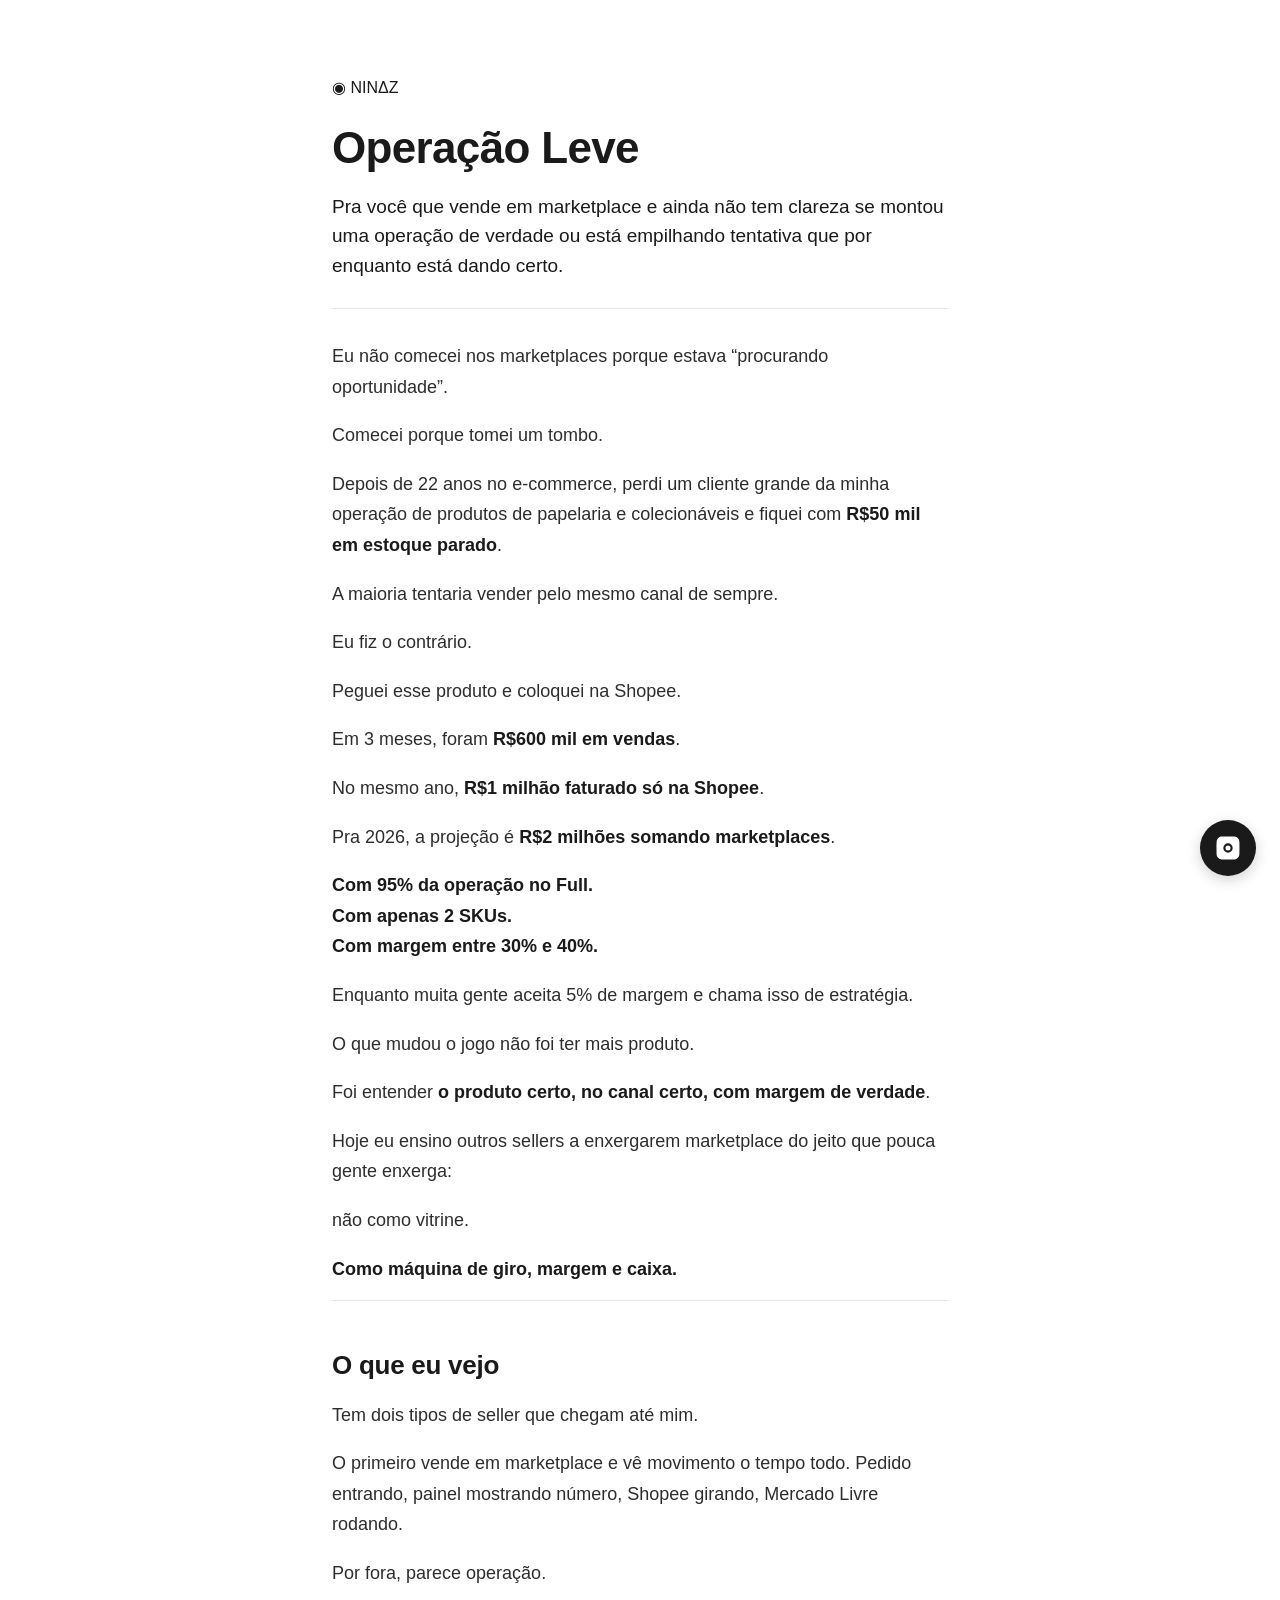
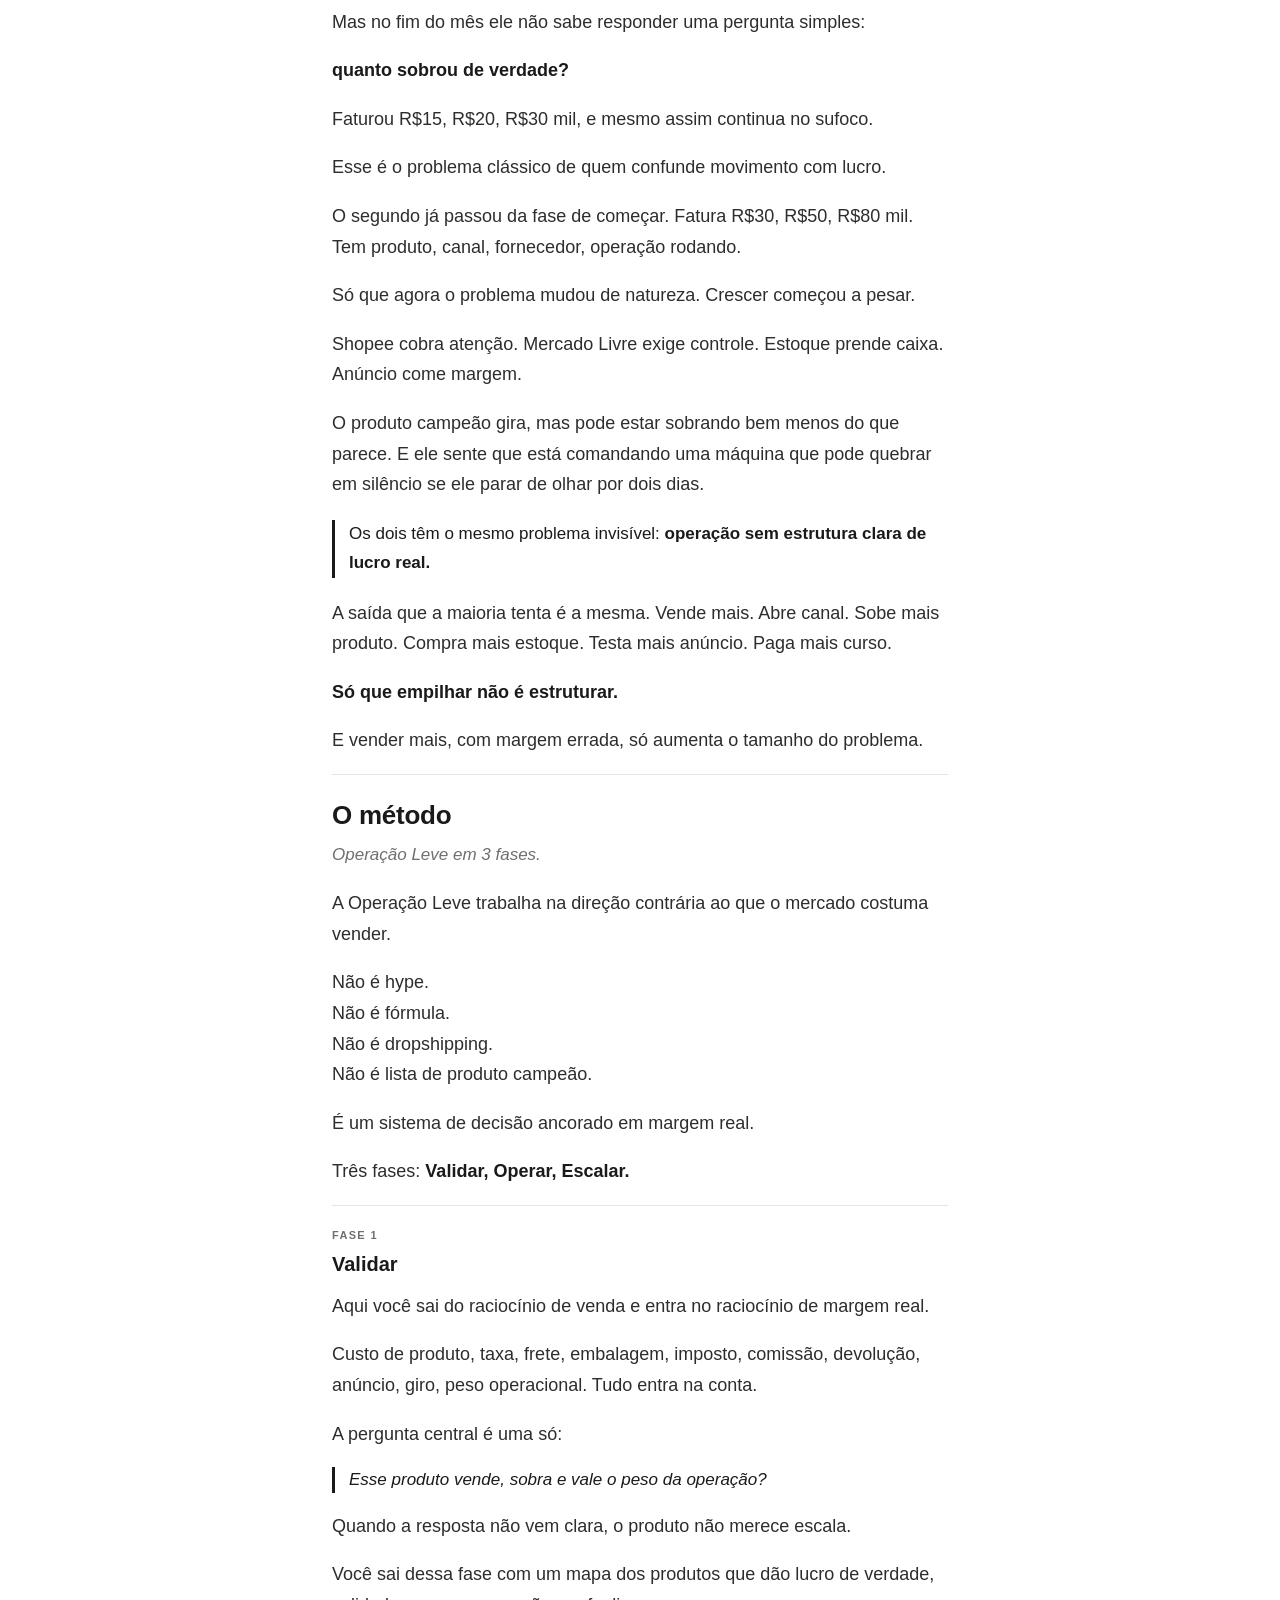
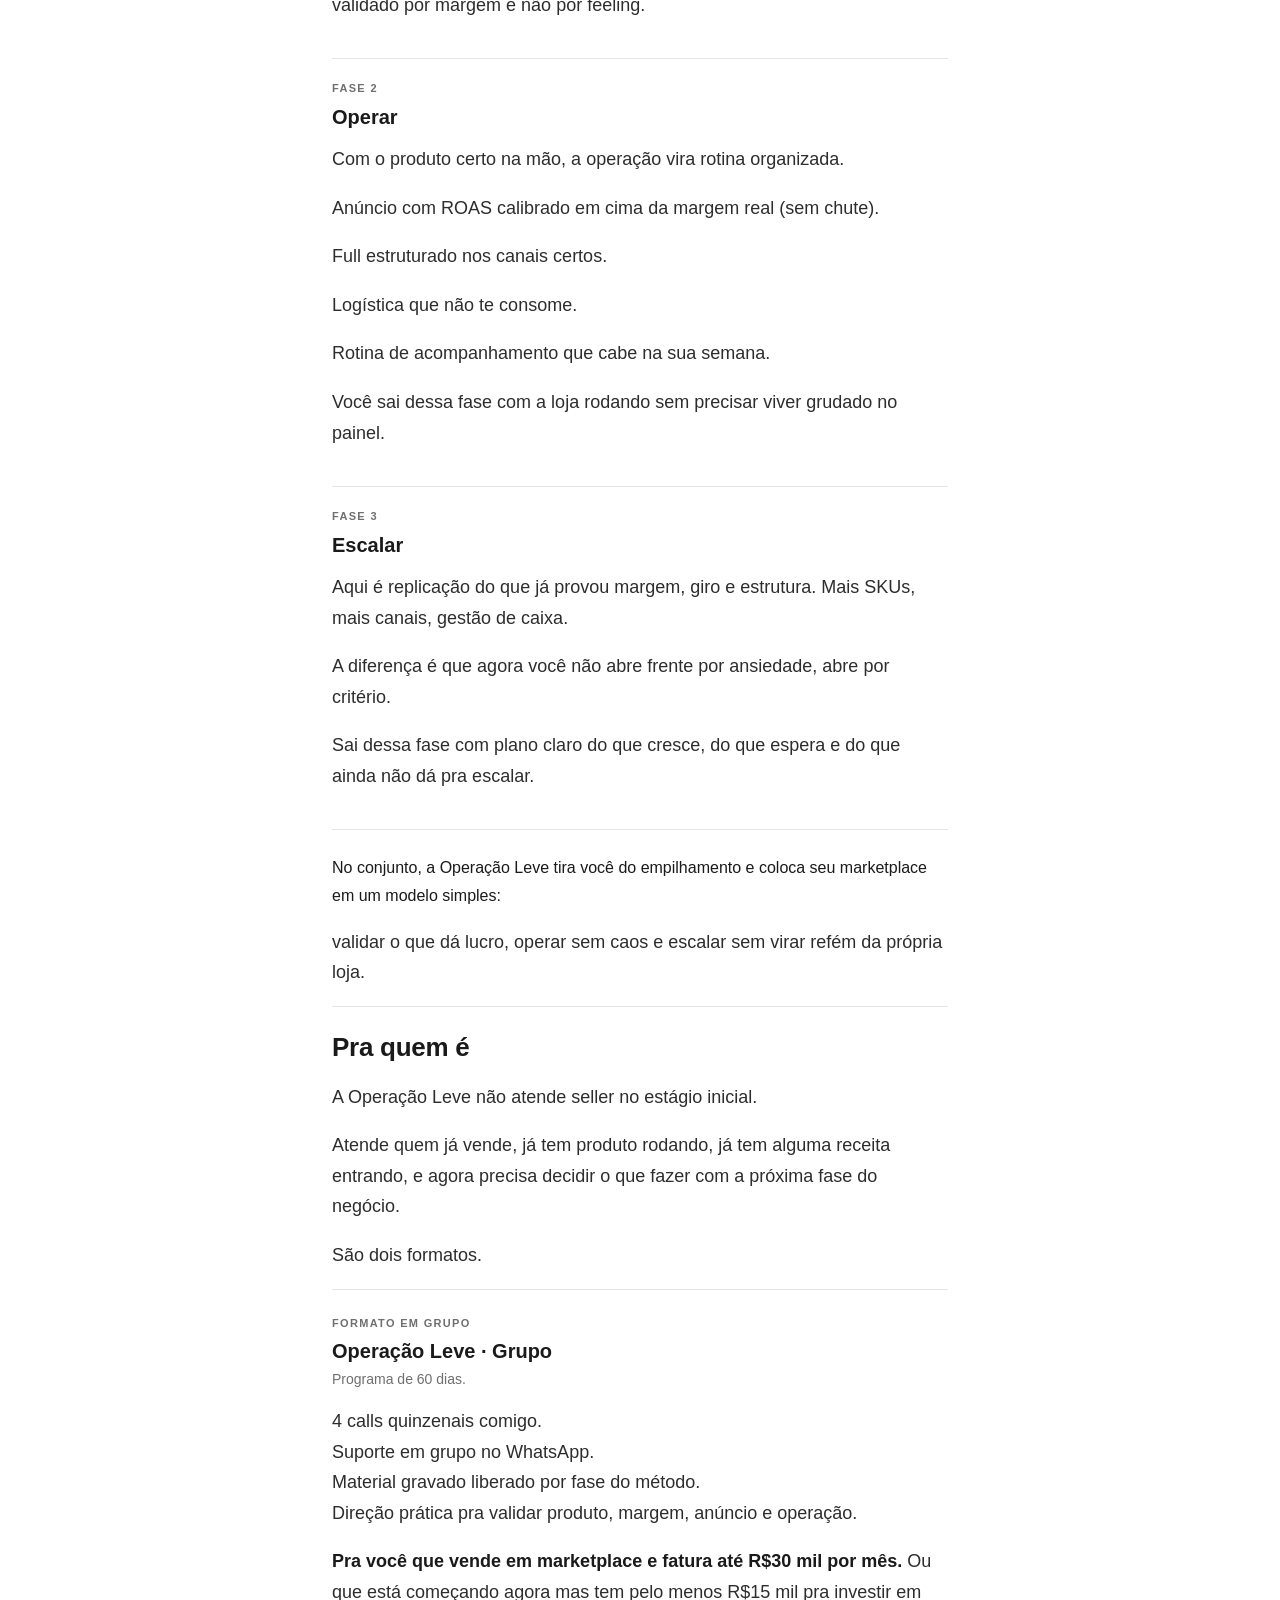
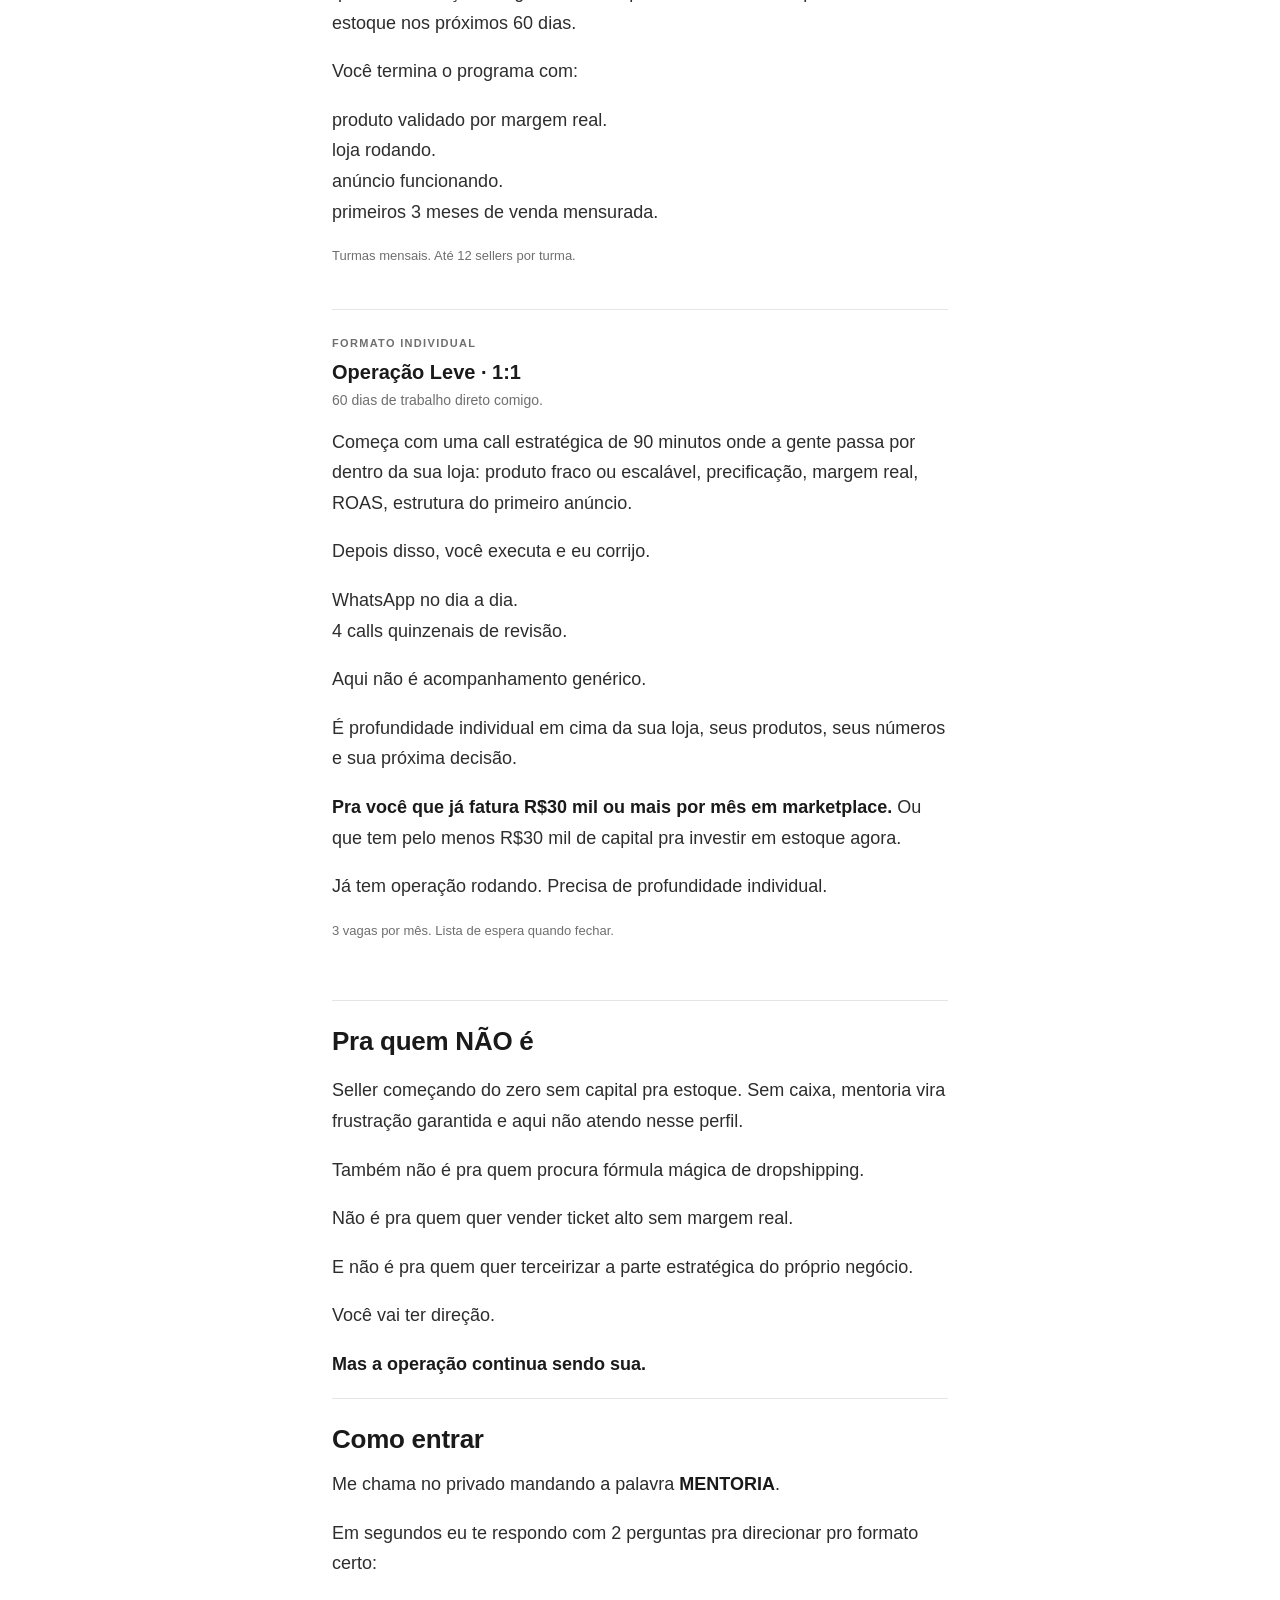
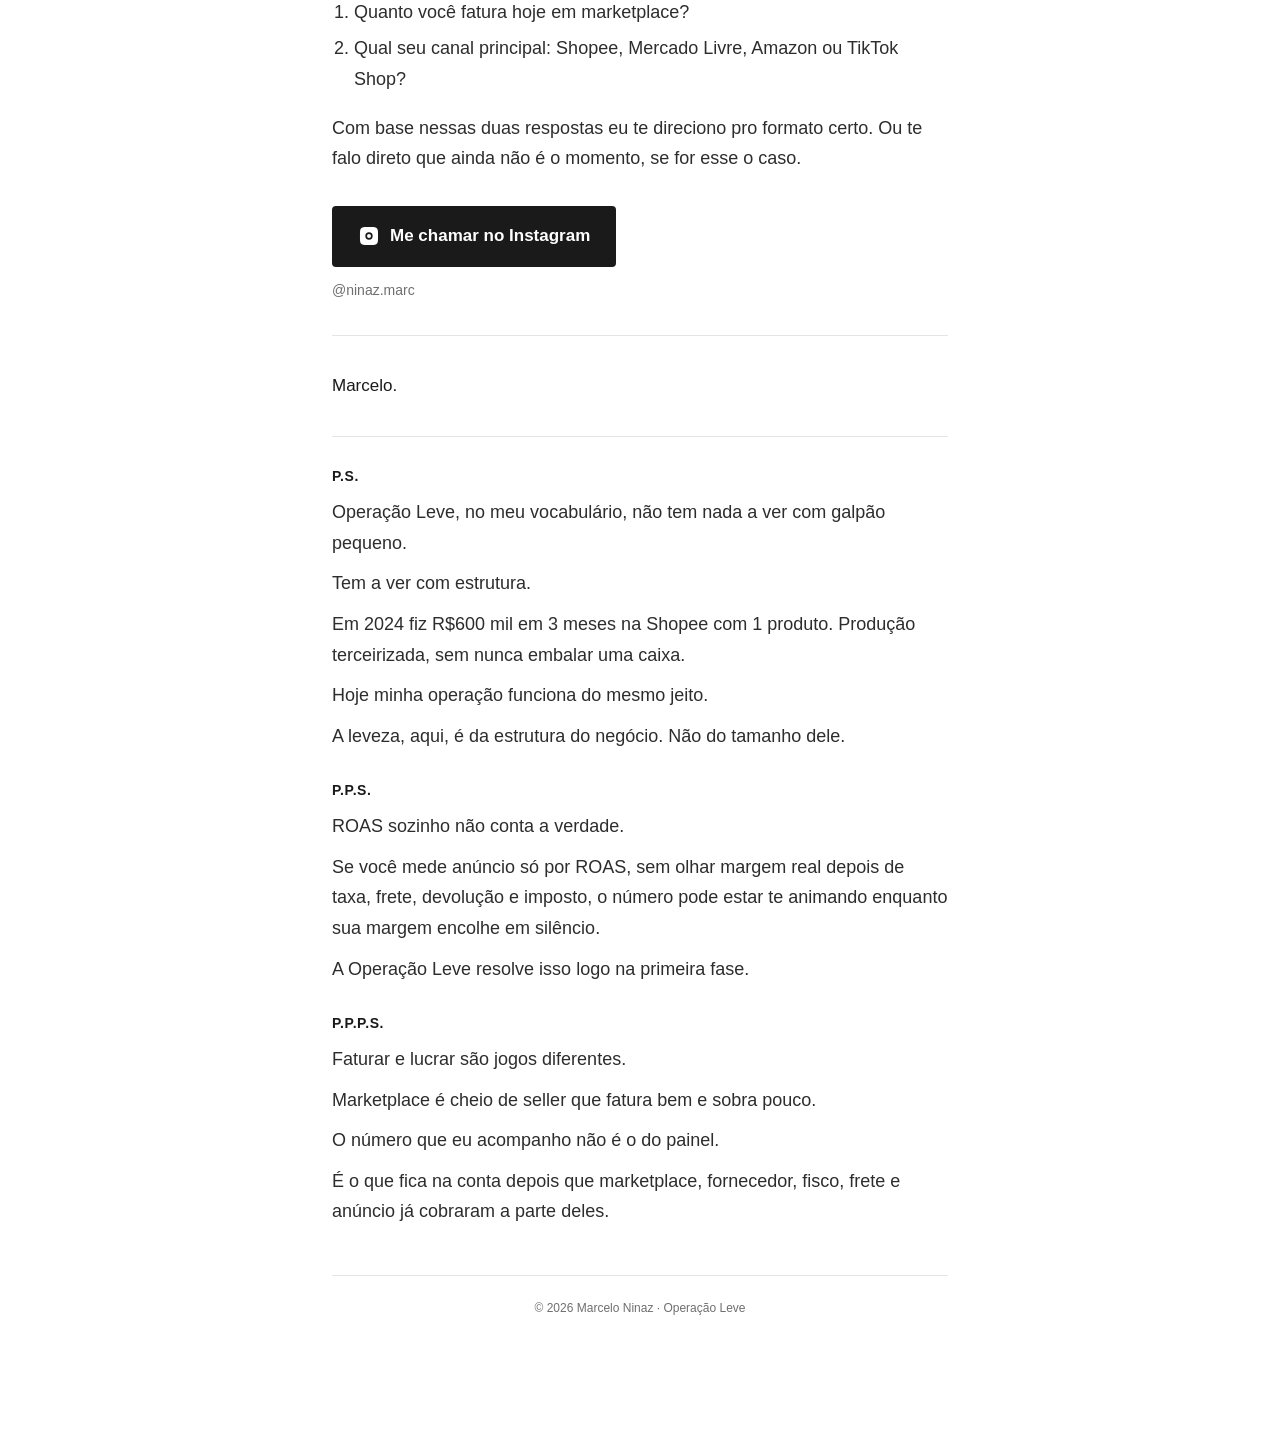
<file: index.html>
<!DOCTYPE html>
<html lang="pt-BR">
<head>
  <meta charset="UTF-8" />
  <meta name="viewport" content="width=device-width, initial-scale=1.0" />
  <meta name="theme-color" content="#ffffff" />

  <title>Operação Leve · Ninaz</title>
  <meta name="description" content="Pra você que vende em marketplace e precisa parar de empilhar tentativa e começar a operar com margem real. Programa de 60 dias com Marcelo Ninaz." />
  <meta name="author" content="Marcelo Ninaz" />

  <meta property="og:title" content="Operação Leve · Ninaz" />
  <meta property="og:description" content="Pra você que vende em marketplace e ainda não sabe se montou uma operação de verdade ou está empilhando tentativa. Programa de 60 dias com Marcelo Ninaz." />
  <meta property="og:type" content="website" />
  <meta property="og:locale" content="pt_BR" />

  <link rel="icon" type="image/svg+xml" href="assets/favicon.svg" />
  <link rel="stylesheet" href="styles.css" />
</head>
<body>
  <main class="letter">

    <header class="hero">
      <p class="brand-mark">◉ ΝΙΝΔZ</p>
      <h1>Operação Leve</h1>
      <p class="lede">
        Pra você que vende em marketplace e ainda não tem clareza
        se montou uma operação de verdade ou está empilhando
        tentativa que por enquanto está dando certo.
      </p>
    </header>

    <section class="bio">
      <p>Eu não comecei nos marketplaces porque estava “procurando oportunidade”.</p>

      <p>Comecei porque tomei um tombo.</p>

      <p>Depois de 22 anos no e-commerce, perdi um cliente grande da minha operação de produtos de papelaria e colecionáveis e fiquei com <strong>R$50 mil em estoque parado</strong>.</p>

      <p>A maioria tentaria vender pelo mesmo canal de sempre.</p>

      <p>Eu fiz o contrário.</p>

      <p>Peguei esse produto e coloquei na Shopee.</p>

      <p>Em 3 meses, foram <strong>R$600 mil em vendas</strong>.</p>

      <p>No mesmo ano, <strong>R$1 milhão faturado só na Shopee</strong>.</p>

      <p>Pra 2026, a projeção é <strong>R$2 milhões somando marketplaces</strong>.</p>

      <p><strong>Com 95% da operação no Full.<br />
        Com apenas 2 SKUs.<br />
        Com margem entre 30% e 40%.</strong></p>

      <p>Enquanto muita gente aceita 5% de margem e chama isso de estratégia.</p>

      <p>O que mudou o jogo não foi ter mais produto.</p>

      <p>Foi entender <strong>o produto certo, no canal certo, com margem de verdade</strong>.</p>

      <p>Hoje eu ensino outros sellers a enxergarem marketplace do jeito que pouca gente enxerga:</p>

      <p>não como vitrine.</p>

      <p><strong>Como máquina de giro, margem e caixa.</strong></p>
    </section>

    <section class="block">
      <h2>O que eu vejo</h2>

      <p>Tem dois tipos de seller que chegam até mim.</p>

      <p>O primeiro vende em marketplace e vê movimento o tempo todo. Pedido entrando, painel mostrando número, Shopee girando, Mercado Livre rodando.</p>

      <p>Por fora, parece operação.</p>

      <p>Mas no fim do mês ele não sabe responder uma pergunta simples:</p>

      <p><strong>quanto sobrou de verdade?</strong></p>

      <p>Faturou R$15, R$20, R$30 mil, e mesmo assim continua no sufoco.</p>

      <p>Esse é o problema clássico de quem confunde movimento com lucro.</p>

      <p>O segundo já passou da fase de começar. Fatura R$30, R$50, R$80 mil. Tem produto, canal, fornecedor, operação rodando.</p>

      <p>Só que agora o problema mudou de natureza. Crescer começou a pesar.</p>

      <p>Shopee cobra atenção. Mercado Livre exige controle. Estoque prende caixa. Anúncio come margem.</p>

      <p>O produto campeão gira, mas pode estar sobrando bem menos do que parece. E ele sente que está comandando uma máquina que pode quebrar em silêncio se ele parar de olhar por dois dias.</p>

      <p class="callout">
        Os dois têm o mesmo problema invisível:
        <strong>operação sem estrutura clara de lucro real.</strong>
      </p>

      <p>A saída que a maioria tenta é a mesma. Vende mais. Abre canal. Sobe mais produto. Compra mais estoque. Testa mais anúncio. Paga mais curso.</p>

      <p><strong>Só que empilhar não é estruturar.</strong></p>

      <p>E vender mais, com margem errada, só aumenta o tamanho do problema.</p>
    </section>

    <section class="block">
      <h2>O método</h2>
      <p class="subtitle">Operação Leve em 3 fases.</p>

      <p>A Operação Leve trabalha na direção contrária ao que o mercado costuma vender.</p>

      <p>Não é hype.<br />
        Não é fórmula.<br />
        Não é dropshipping.<br />
        Não é lista de produto campeão.</p>

      <p>É um sistema de decisão ancorado em margem real.</p>

      <p>Três fases: <strong>Validar, Operar, Escalar.</strong></p>

      <article class="phase">
        <p class="phase-num">Fase 1</p>
        <h3>Validar</h3>

        <p>Aqui você sai do raciocínio de venda e entra no raciocínio de margem real.</p>

        <p>Custo de produto, taxa, frete, embalagem, imposto, comissão, devolução, anúncio, giro, peso operacional. Tudo entra na conta.</p>

        <p>A pergunta central é uma só:</p>

        <blockquote>Esse produto vende, sobra e vale o peso da operação?</blockquote>

        <p>Quando a resposta não vem clara, o produto não merece escala.</p>

        <p>Você sai dessa fase com um mapa dos produtos que dão lucro de verdade, validado por margem e não por feeling.</p>
      </article>

      <article class="phase">
        <p class="phase-num">Fase 2</p>
        <h3>Operar</h3>

        <p>Com o produto certo na mão, a operação vira rotina organizada.</p>

        <p>Anúncio com ROAS calibrado em cima da margem real (sem chute).</p>

        <p>Full estruturado nos canais certos.</p>

        <p>Logística que não te consome.</p>

        <p>Rotina de acompanhamento que cabe na sua semana.</p>

        <p>Você sai dessa fase com a loja rodando sem precisar viver grudado no painel.</p>
      </article>

      <article class="phase">
        <p class="phase-num">Fase 3</p>
        <h3>Escalar</h3>

        <p>Aqui é replicação do que já provou margem, giro e estrutura. Mais SKUs, mais canais, gestão de caixa.</p>

        <p>A diferença é que agora você não abre frente por ansiedade, abre por critério.</p>

        <p>Sai dessa fase com plano claro do que cresce, do que espera e do que ainda não dá pra escalar.</p>
      </article>

      <p class="closer">
        No conjunto, a Operação Leve tira você do empilhamento e coloca seu marketplace em um modelo simples:
      </p>
      <p>validar o que dá lucro, operar sem caos e escalar sem virar refém da própria loja.</p>
    </section>

    <section class="block">
      <h2>Pra quem é</h2>

      <p>A Operação Leve não atende seller no estágio inicial.</p>

      <p>Atende quem já vende, já tem produto rodando, já tem alguma receita entrando, e agora precisa decidir o que fazer com a próxima fase do negócio.</p>

      <p>São dois formatos.</p>

      <div class="formats">
        <article class="format">
          <p class="format-tag">Formato em grupo</p>
          <h3>Operação Leve · Grupo</h3>
          <p class="duration">Programa de 60 dias.</p>

          <p>4 calls quinzenais comigo.<br />
            Suporte em grupo no WhatsApp.<br />
            Material gravado liberado por fase do método.<br />
            Direção prática pra validar produto, margem, anúncio e operação.</p>

          <p><strong>Pra você que vende em marketplace e fatura até R$30 mil por mês.</strong> Ou que está começando agora mas tem pelo menos R$15 mil pra investir em estoque nos próximos 60 dias.</p>

          <p>Você termina o programa com:</p>

          <p>produto validado por margem real.<br />
            loja rodando.<br />
            anúncio funcionando.<br />
            primeiros 3 meses de venda mensurada.</p>

          <p class="meta">Turmas mensais. Até 12 sellers por turma.</p>
        </article>

        <article class="format">
          <p class="format-tag">Formato individual</p>
          <h3>Operação Leve · 1:1</h3>
          <p class="duration">60 dias de trabalho direto comigo.</p>

          <p>Começa com uma call estratégica de 90 minutos onde a gente passa por dentro da sua loja: produto fraco ou escalável, precificação, margem real, ROAS, estrutura do primeiro anúncio.</p>

          <p>Depois disso, você executa e eu corrijo.</p>

          <p>WhatsApp no dia a dia.<br />
            4 calls quinzenais de revisão.</p>

          <p>Aqui não é acompanhamento genérico.</p>

          <p>É profundidade individual em cima da sua loja, seus produtos, seus números e sua próxima decisão.</p>

          <p><strong>Pra você que já fatura R$30 mil ou mais por mês em marketplace.</strong> Ou que tem pelo menos R$30 mil de capital pra investir em estoque agora.</p>

          <p>Já tem operação rodando. Precisa de profundidade individual.</p>

          <p class="meta">3 vagas por mês. Lista de espera quando fechar.</p>
        </article>
      </div>
    </section>

    <section class="block">
      <h2>Pra quem NÃO é</h2>

      <p>Seller começando do zero sem capital pra estoque. Sem caixa, mentoria vira frustração garantida e aqui não atendo nesse perfil.</p>

      <p>Também não é pra quem procura fórmula mágica de dropshipping.</p>

      <p>Não é pra quem quer vender ticket alto sem margem real.</p>

      <p>E não é pra quem quer terceirizar a parte estratégica do próprio negócio.</p>

      <p>Você vai ter direção.</p>

      <p><strong>Mas a operação continua sendo sua.</strong></p>
    </section>

    <section class="block cta">
      <h2>Como entrar</h2>

      <p>Me chama no privado mandando a palavra <strong>MENTORIA</strong>.</p>

      <p>Em segundos eu te respondo com 2 perguntas pra direcionar pro formato certo:</p>

      <ol>
        <li>Quanto você fatura hoje em marketplace?</li>
        <li>Qual seu canal principal: Shopee, Mercado Livre, Amazon ou TikTok Shop?</li>
      </ol>

      <p>Com base nessas duas respostas eu te direciono pro formato certo. Ou te falo direto que ainda não é o momento, se for esse o caso.</p>

      <a class="cta-button" href="https://ig.me/m/ninaz.marc?text=MENTORIA" id="instagram-cta" data-ig-deep>
        <svg viewBox="0 0 24 24" width="22" height="22" fill="currentColor" aria-hidden="true">
          <path d="M12 2.16c3.2 0 3.58.01 4.85.07 1.17.05 1.8.25 2.23.41.56.22.96.48 1.38.9.42.42.68.82.9 1.38.16.42.36 1.06.41 2.23.06 1.27.07 1.65.07 4.85s-.01 3.58-.07 4.85c-.05 1.17-.25 1.8-.41 2.23a3.71 3.71 0 0 1-.9 1.38 3.71 3.71 0 0 1-1.38.9c-.42.16-1.06.36-2.23.41-1.27.06-1.65.07-4.85.07s-3.58-.01-4.85-.07c-1.17-.05-1.8-.25-2.23-.41a3.71 3.71 0 0 1-1.38-.9 3.71 3.71 0 0 1-.9-1.38c-.16-.42-.36-1.06-.41-2.23-.06-1.27-.07-1.65-.07-4.85s.01-3.58.07-4.85c.05-1.17.25-1.8.41-2.23.22-.56.48-.96.9-1.38.42-.42.82-.68 1.38-.9.42-.16 1.06-.36 2.23-.41C8.42 2.17 8.8 2.16 12 2.16zm0 5.84a4 4 0 1 0 0 8 4 4 0 0 0 0-8zm5.2-.6a.93.93 0 1 1 0 1.86.93.93 0 0 1 0-1.86zM12 9.84a2.16 2.16 0 1 1 0 4.32 2.16 2.16 0 0 1 0-4.32z"/>
        </svg>
        Me chamar no Instagram
      </a>

      <p class="cta-handle">@ninaz.marc</p>
    </section>

    <footer class="signoff">
      <p>Marcelo.</p>
    </footer>

    <section class="postscripts">
      <article class="ps">
        <p class="ps-label">P.S.</p>
        <p>Operação Leve, no meu vocabulário, não tem nada a ver com galpão pequeno.</p>
        <p>Tem a ver com estrutura.</p>
        <p>Em 2024 fiz R$600 mil em 3 meses na Shopee com 1 produto. Produção terceirizada, sem nunca embalar uma caixa.</p>
        <p>Hoje minha operação funciona do mesmo jeito.</p>
        <p>A leveza, aqui, é da estrutura do negócio. Não do tamanho dele.</p>
      </article>

      <article class="ps">
        <p class="ps-label">P.P.S.</p>
        <p>ROAS sozinho não conta a verdade.</p>
        <p>Se você mede anúncio só por ROAS, sem olhar margem real depois de taxa, frete, devolução e imposto, o número pode estar te animando enquanto sua margem encolhe em silêncio.</p>
        <p>A Operação Leve resolve isso logo na primeira fase.</p>
      </article>

      <article class="ps">
        <p class="ps-label">P.P.P.S.</p>
        <p>Faturar e lucrar são jogos diferentes.</p>
        <p>Marketplace é cheio de seller que fatura bem e sobra pouco.</p>
        <p>O número que eu acompanho não é o do painel.</p>
        <p>É o que fica na conta depois que marketplace, fornecedor, fisco, frete e anúncio já cobraram a parte deles.</p>
      </article>
    </section>

    <footer class="site-footer">
      <p>© <span id="year"></span> Marcelo Ninaz · Operação Leve</p>
    </footer>

  </main>

  <a class="instagram-float" href="https://ig.me/m/ninaz.marc?text=MENTORIA" data-ig-deep aria-label="Me chamar no Instagram">
    <svg viewBox="0 0 24 24" width="28" height="28" fill="currentColor" aria-hidden="true">
      <path d="M12 2.16c3.2 0 3.58.01 4.85.07 1.17.05 1.8.25 2.23.41.56.22.96.48 1.38.9.42.42.68.82.9 1.38.16.42.36 1.06.41 2.23.06 1.27.07 1.65.07 4.85s-.01 3.58-.07 4.85c-.05 1.17-.25 1.8-.41 2.23a3.71 3.71 0 0 1-.9 1.38 3.71 3.71 0 0 1-1.38.9c-.42.16-1.06.36-2.23.41-1.27.06-1.65.07-4.85.07s-3.58-.01-4.85-.07c-1.17-.05-1.8-.25-2.23-.41a3.71 3.71 0 0 1-1.38-.9 3.71 3.71 0 0 1-.9-1.38c-.16-.42-.36-1.06-.41-2.23-.06-1.27-.07-1.65-.07-4.85s.01-3.58.07-4.85c.05-1.17.25-1.8.41-2.23.22-.56.48-.96.9-1.38.42-.42.82-.68 1.38-.9.42-.16 1.06-.36 2.23-.41C8.42 2.17 8.8 2.16 12 2.16zm0 5.84a4 4 0 1 0 0 8 4 4 0 0 0 0-8zm5.2-.6a.93.93 0 1 1 0 1.86.93.93 0 0 1 0-1.86zM12 9.84a2.16 2.16 0 1 1 0 4.32 2.16 2.16 0 0 1 0-4.32z"/>
    </svg>
  </a>

  <script>
    document.getElementById('year').textContent = new Date().getFullYear();

    // Deep link pro app Instagram (sem tela web intermediária).
    // Tenta esquemas nativos primeiro; fallback pro ig.me/m/?text= se app não abrir.
    document.querySelectorAll('[data-ig-deep]').forEach(function (el) {
      el.addEventListener('click', function (e) {
        var ua = navigator.userAgent || '';
        var isMobile = /iPhone|iPad|iPod|Android/i.test(ua);
        if (!isMobile) return; // desktop segue o href normal

        e.preventDefault();
        var webFallback = el.getAttribute('href'); // ig.me/m/?text=MENTORIA

        // Se o app abrir, a página fica oculta — cancela o fallback.
        var fallbackTimer = setTimeout(function () {
          window.location.href = webFallback;
        }, 1200);
        function onHide() {
          if (document.hidden) {
            clearTimeout(fallbackTimer);
            document.removeEventListener('visibilitychange', onHide);
          }
        }
        document.addEventListener('visibilitychange', onHide);

        // Tenta abrir DM direta no app (esquema mais agressivo primeiro)
        var iframe = document.createElement('iframe');
        iframe.style.display = 'none';
        iframe.src = 'instagram://direct/t/ninaz.marc';
        document.body.appendChild(iframe);

        // Se o iframe não pegou, tenta o esquema de perfil em 300ms
        setTimeout(function () {
          if (!document.hidden) {
            window.location.href = 'instagram://user?username=ninaz.marc';
          }
        }, 300);
      });
    });
  </script>
</body>
</html>
</file>
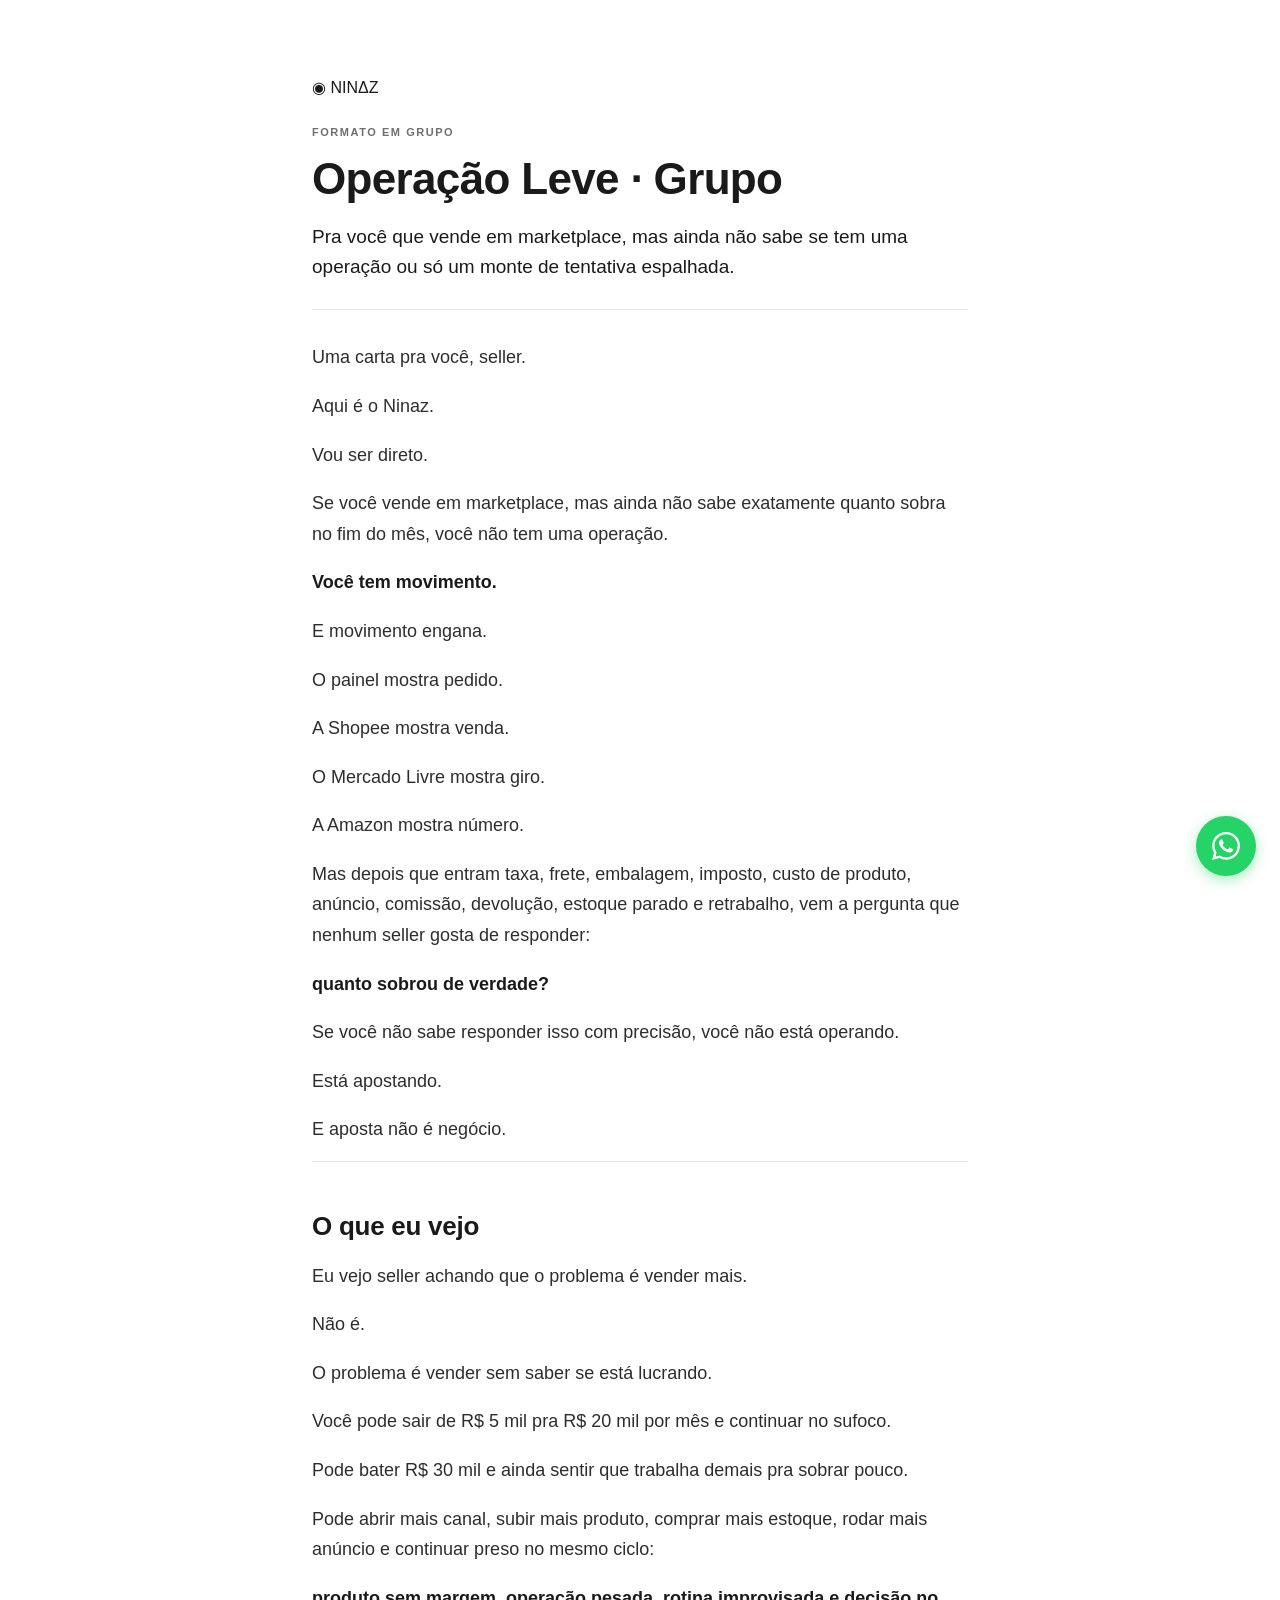
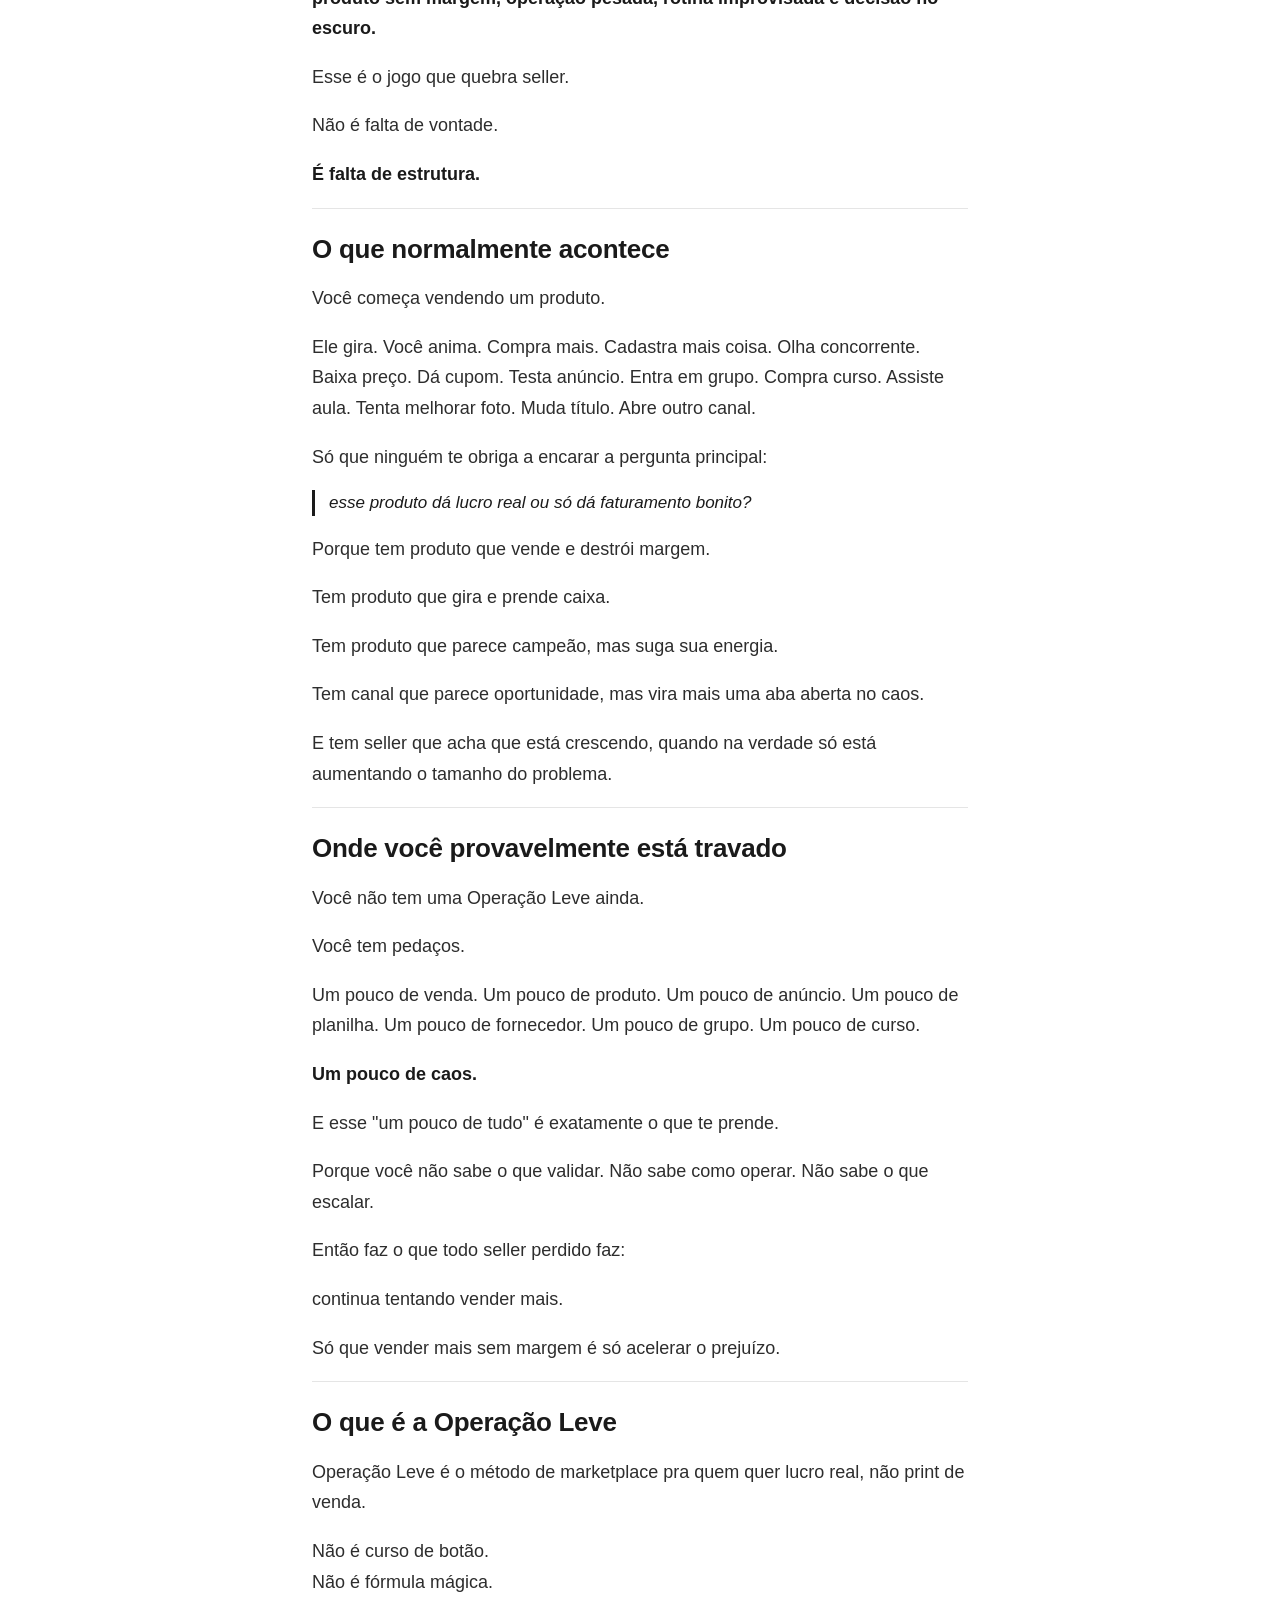
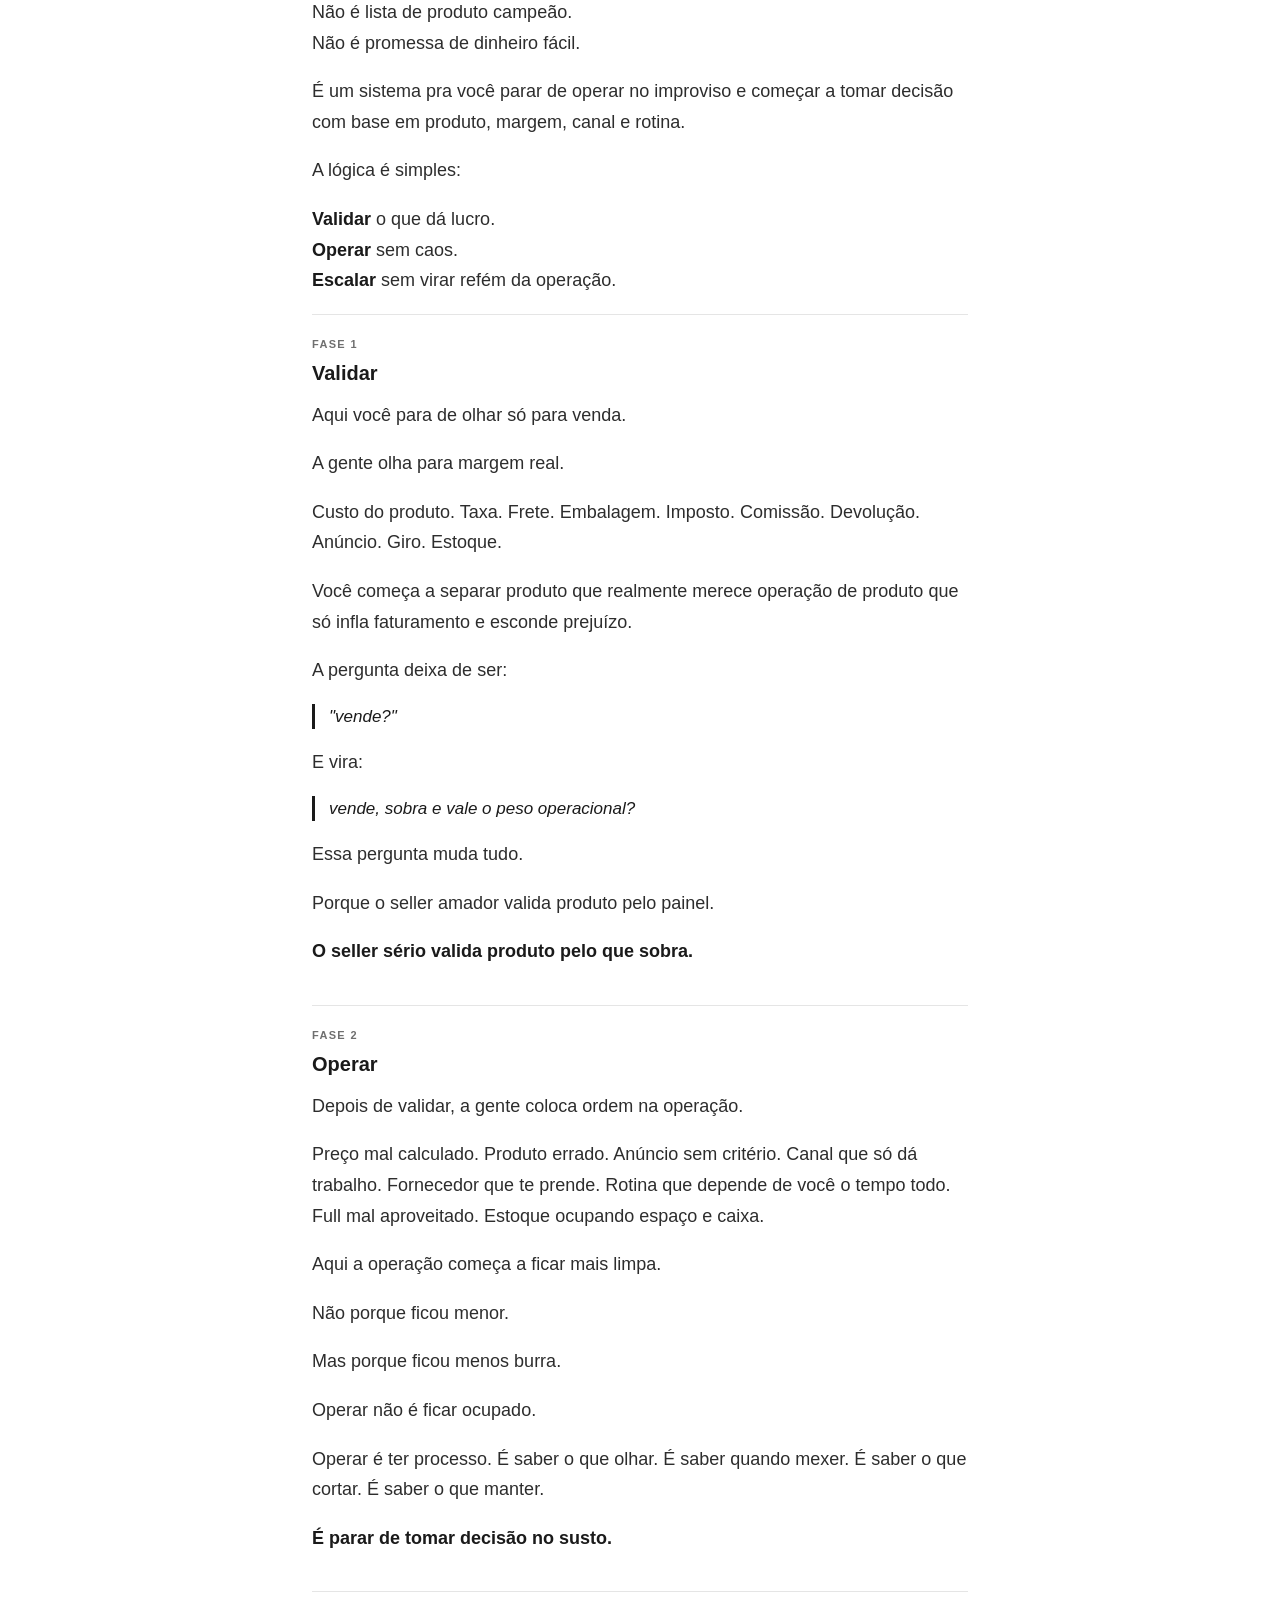
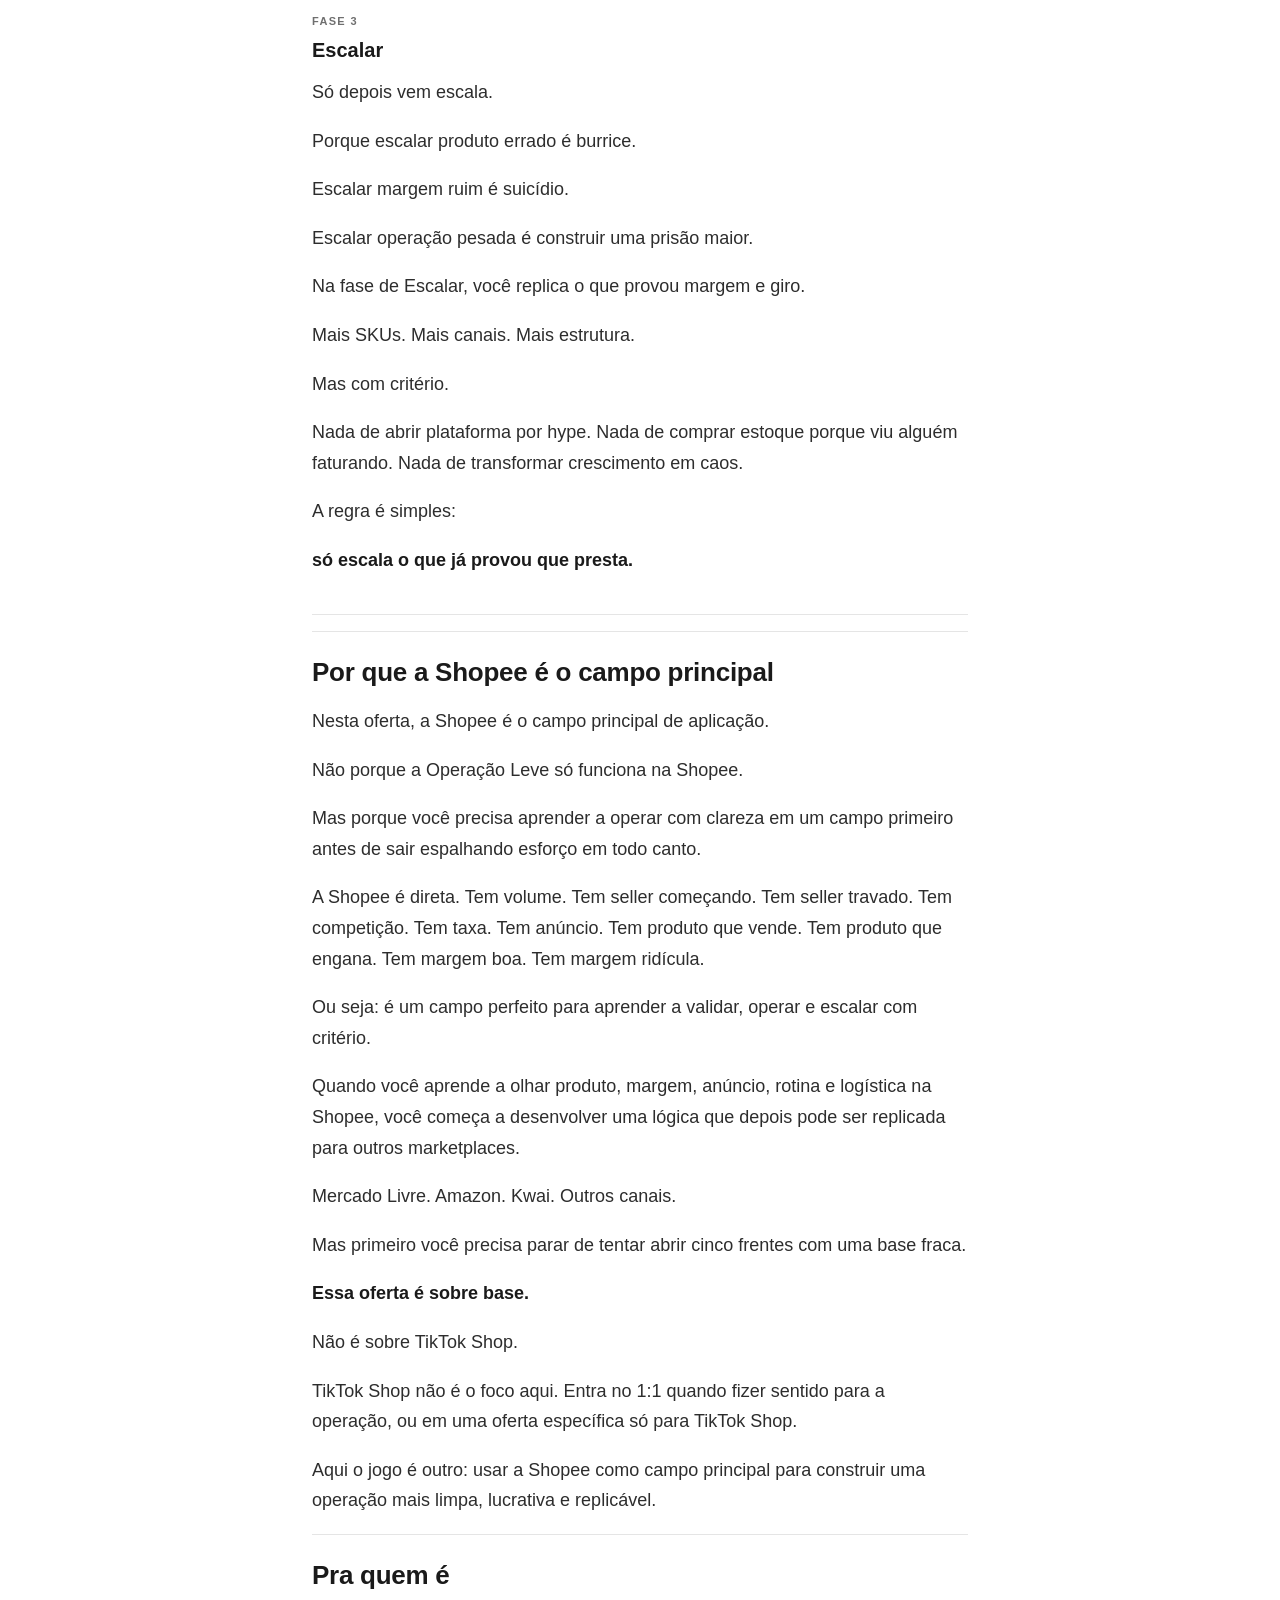
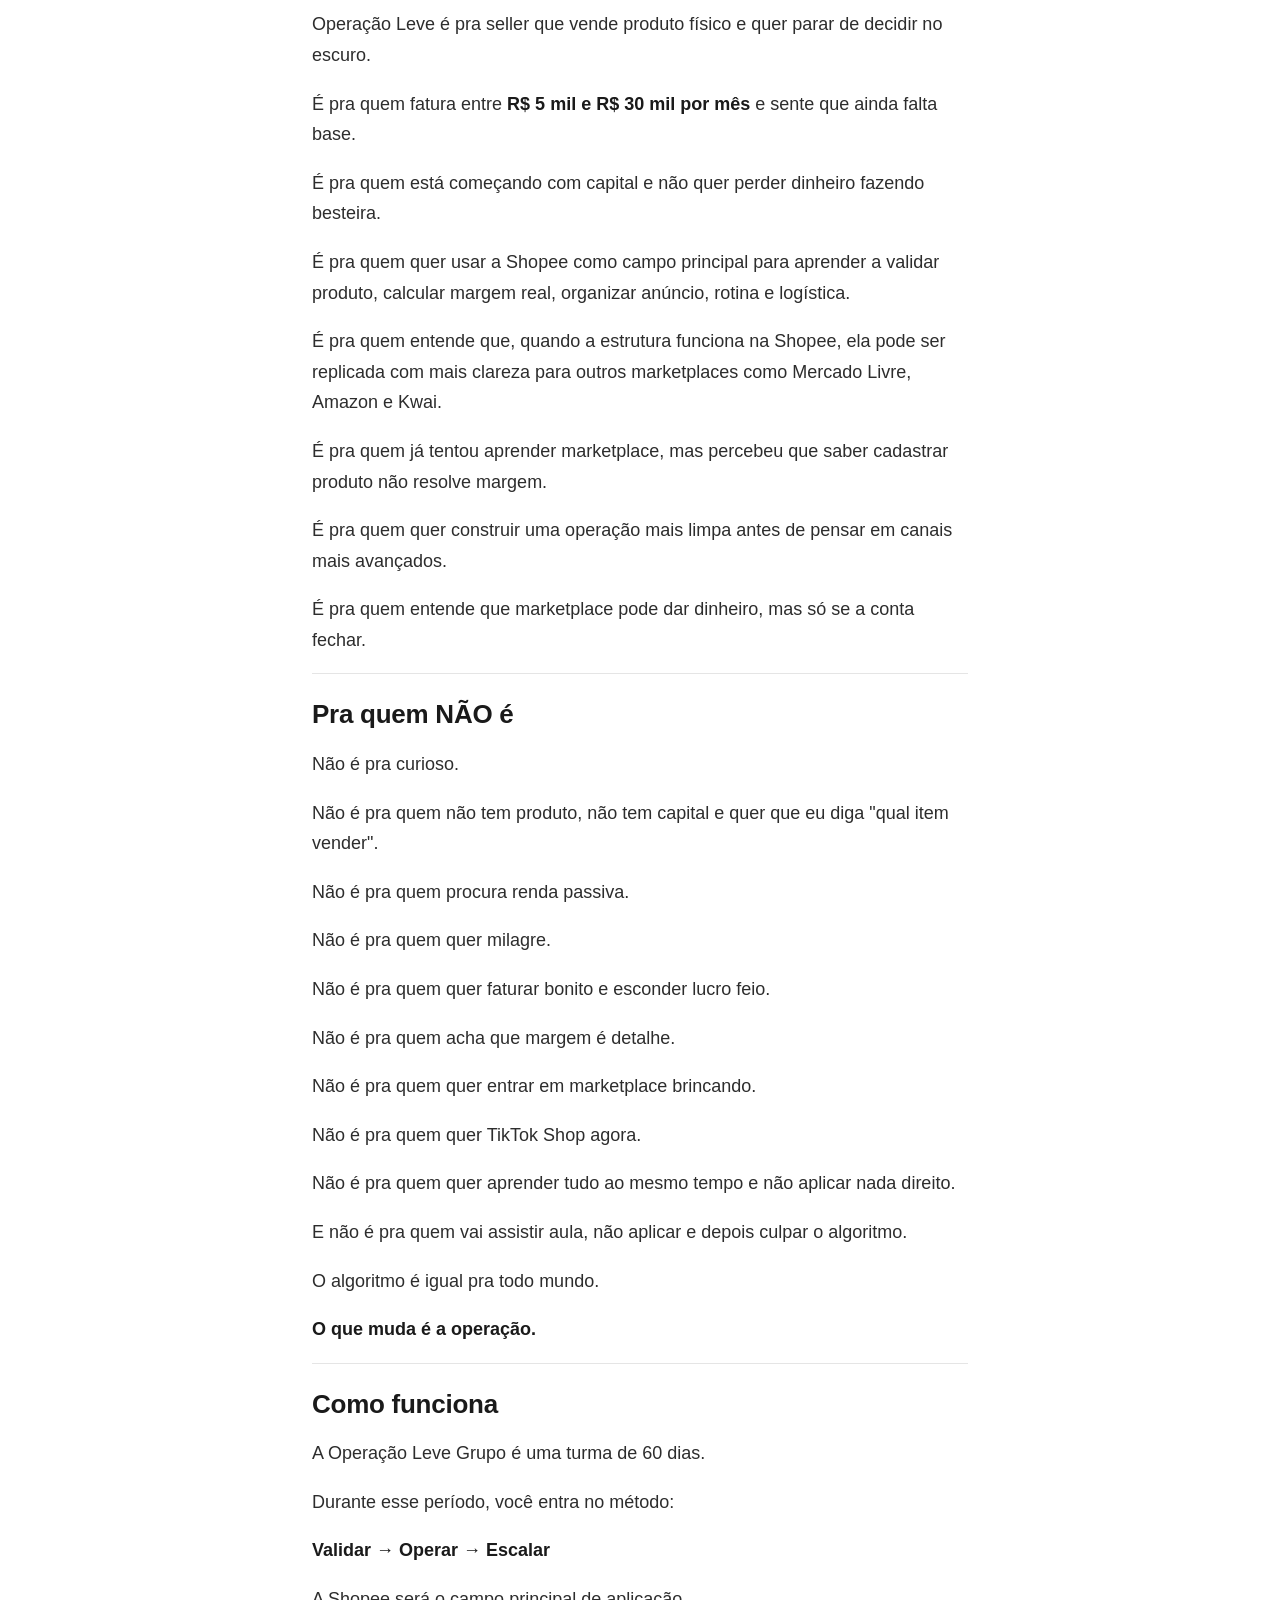
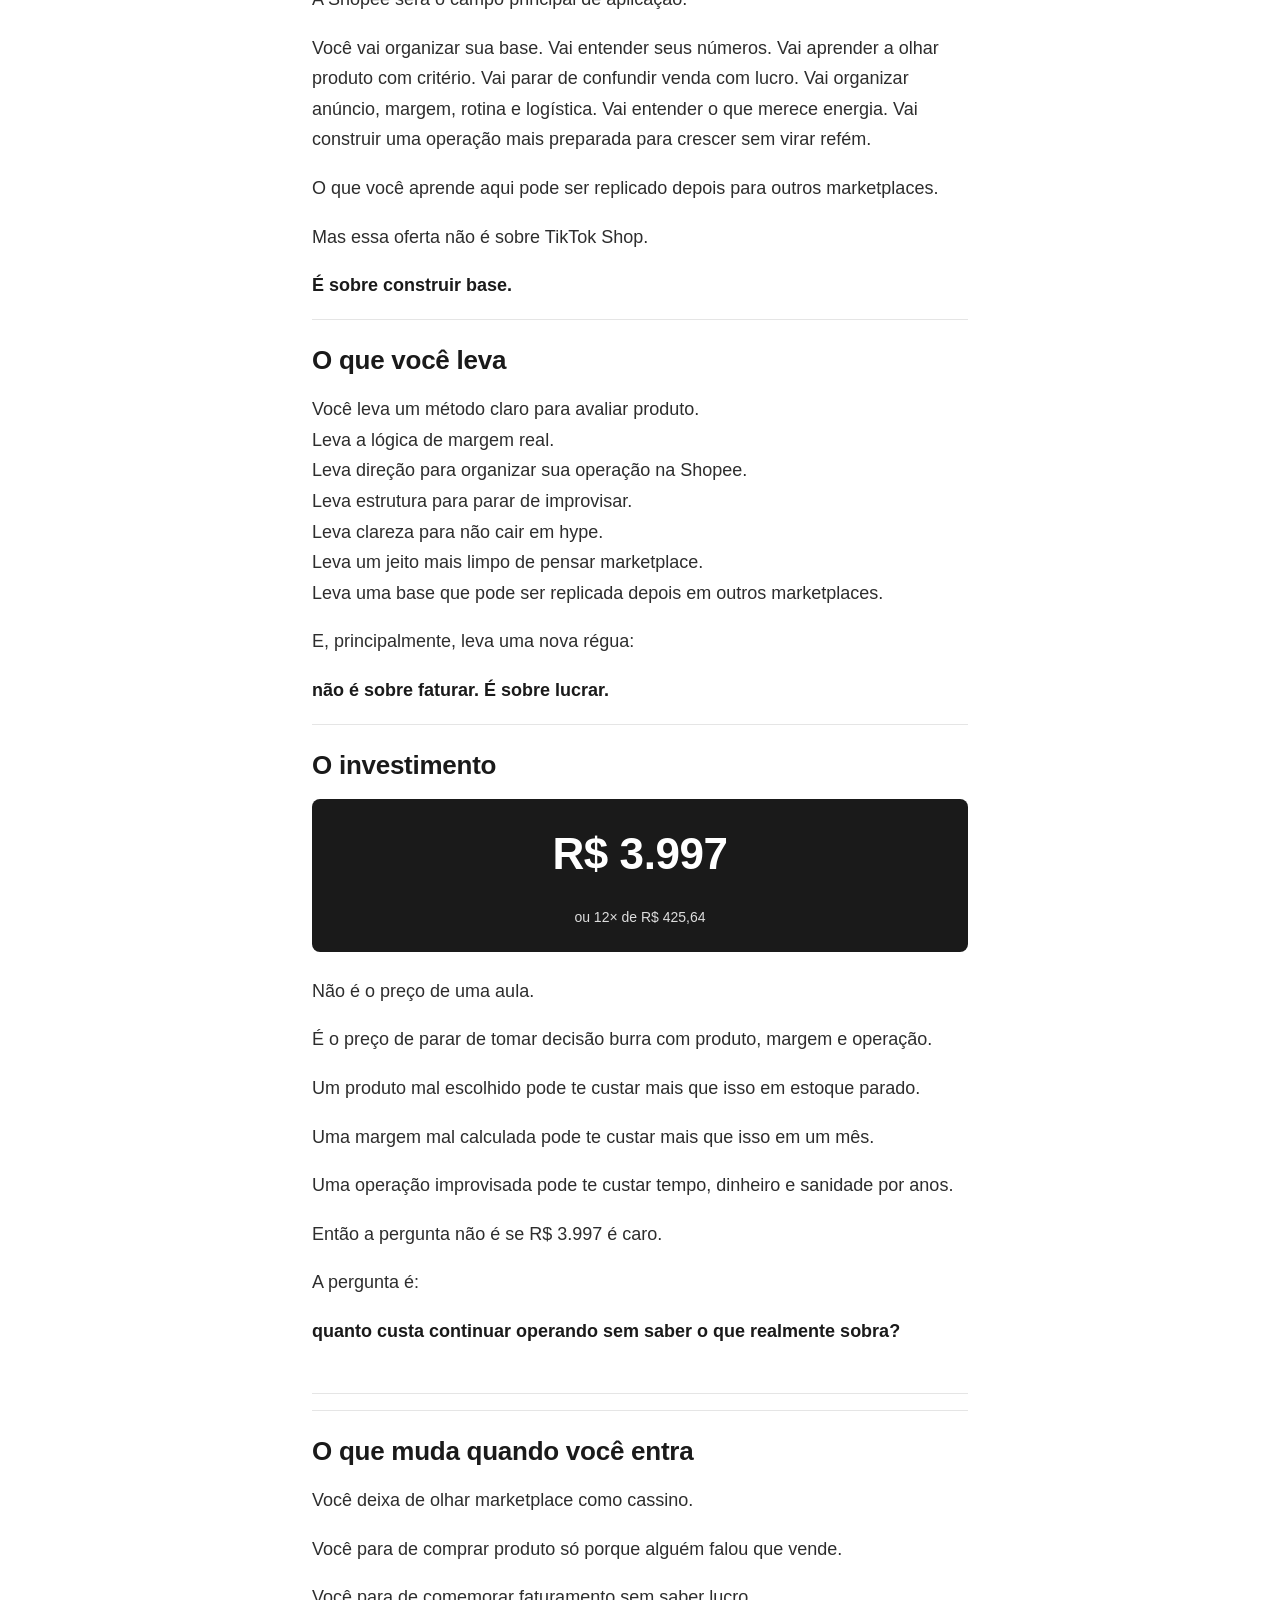
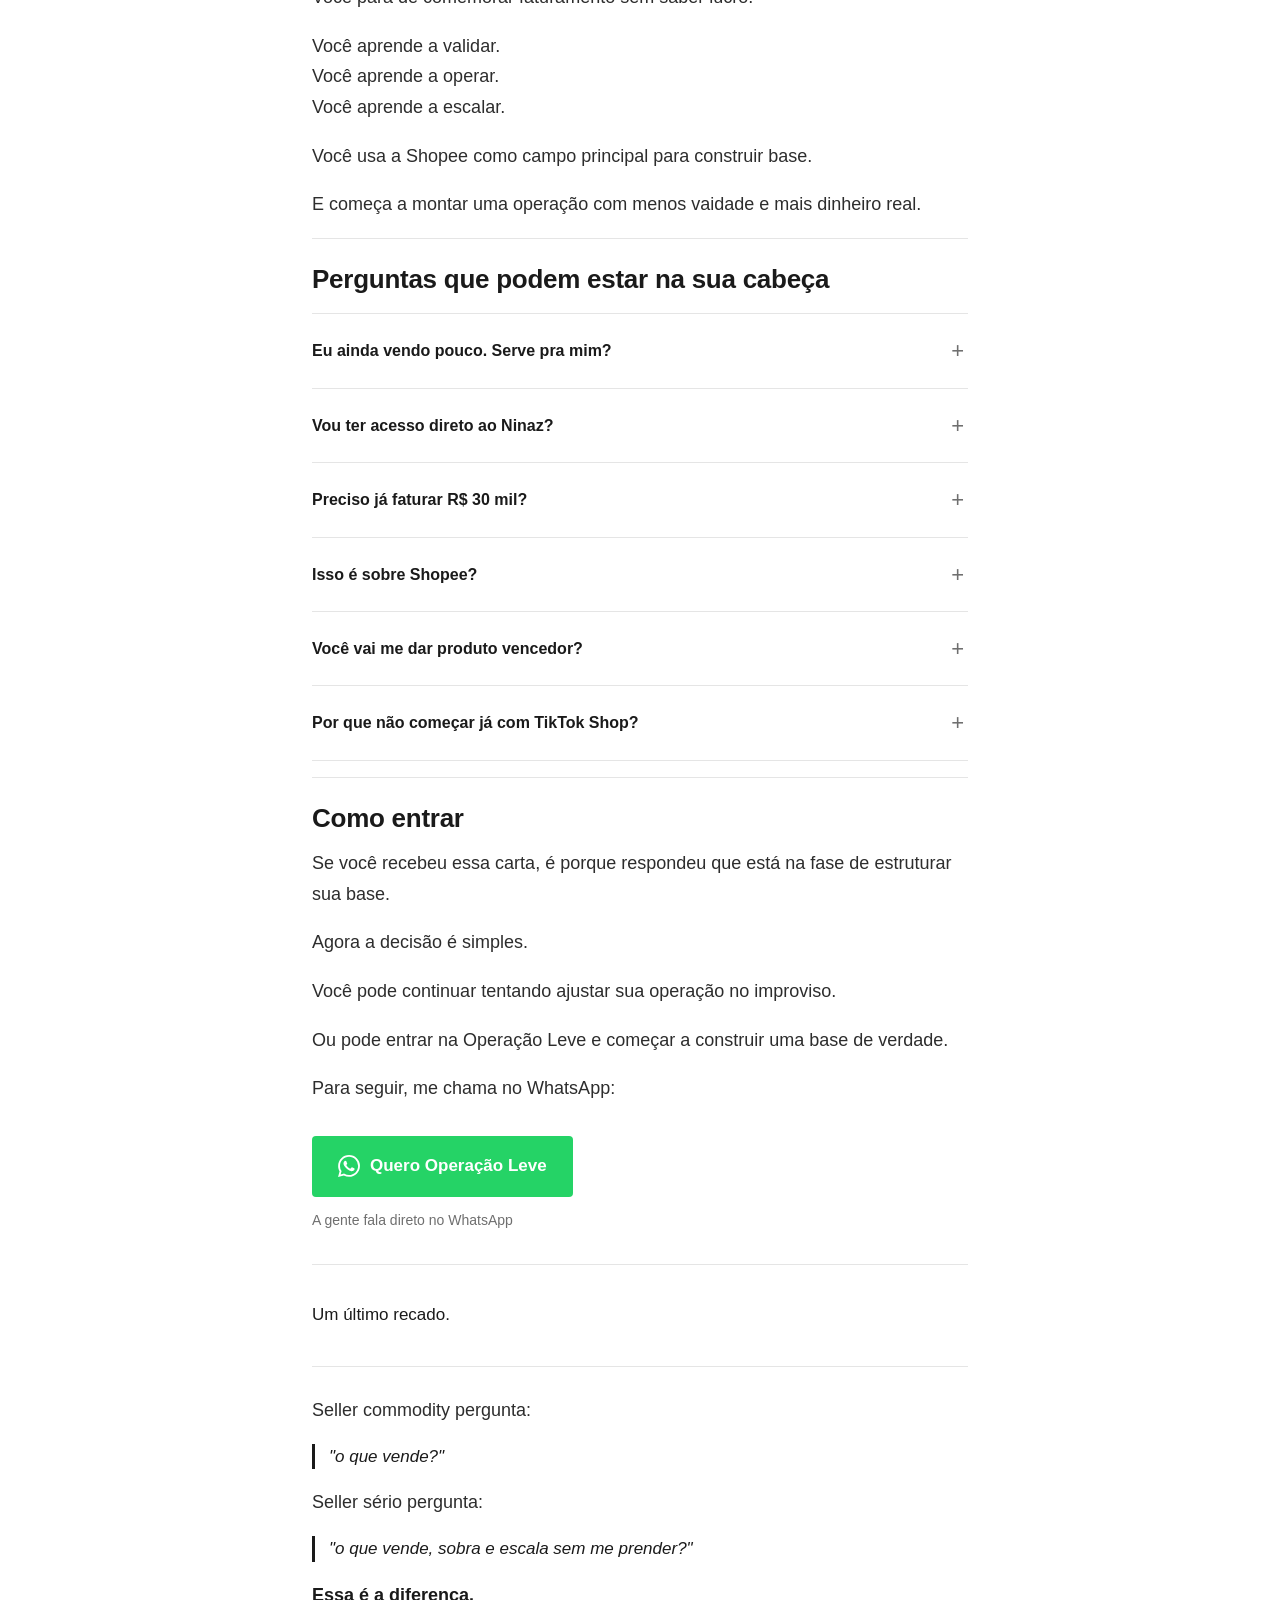
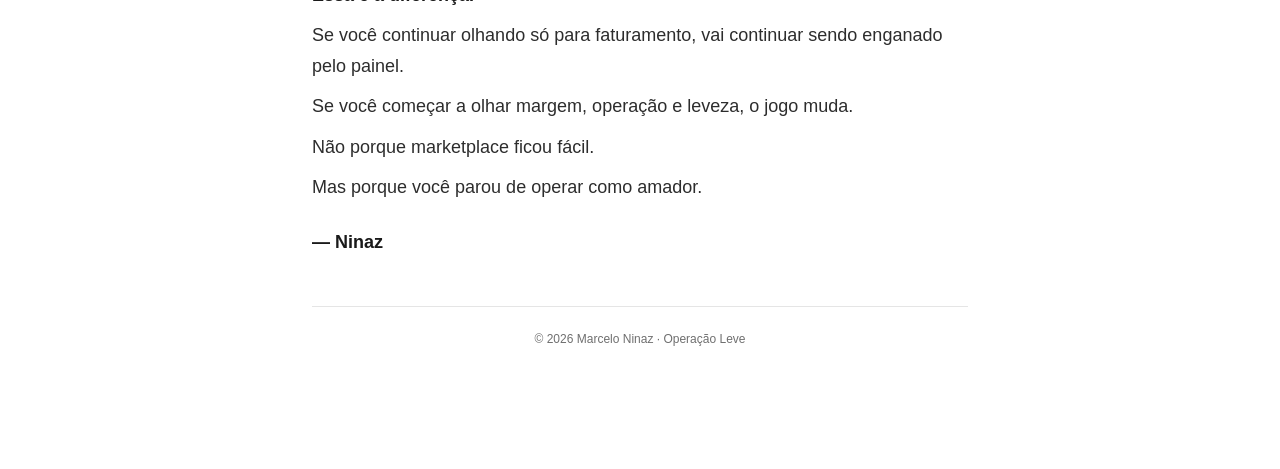
<file: grupo.html>
<!DOCTYPE html>
<html lang="pt-BR">
<head>
  <meta charset="UTF-8" />
  <meta name="viewport" content="width=device-width, initial-scale=1.0" />
  <meta name="theme-color" content="#ffffff" />

  <title>Operação Leve · Grupo — Ninaz</title>
  <meta name="description" content="Programa de 60 dias em grupo pra seller faturando R$5k–R$30k em marketplace. Validar, Operar, Escalar. R$ 3.997 ou 12x." />
  <meta name="author" content="Marcelo Ninaz" />

  <meta property="og:title" content="Operação Leve · Grupo — Ninaz" />
  <meta property="og:description" content="Pra seller que vende em marketplace mas ainda não sabe se tem operação ou só um monte de tentativa espalhada." />
  <meta property="og:type" content="article" />
  <meta property="og:locale" content="pt_BR" />

  <link rel="icon" type="image/svg+xml" href="assets/favicon.svg" />
  <link rel="stylesheet" href="styles.css" />
  <link rel="stylesheet" href="carta-longa.css" />
</head>
<body>
  <main class="letter long-letter">

    <header class="hero">
      <p class="brand-mark">◉ ΝΙΝΔZ</p>
      <p class="format-tag-hero">Formato em grupo</p>
      <h1>Operação Leve · Grupo</h1>
      <p class="lede">
        Pra você que vende em marketplace, mas ainda não sabe
        se tem uma operação ou só um monte de tentativa espalhada.
      </p>
    </header>

    <section class="bio">
      <p>Uma carta pra você, seller.</p>
      <p>Aqui é o Ninaz.</p>
      <p>Vou ser direto.</p>
      <p>Se você vende em marketplace, mas ainda não sabe exatamente quanto sobra no fim do mês, você não tem uma operação.</p>
      <p><strong>Você tem movimento.</strong></p>
      <p>E movimento engana.</p>
      <p>O painel mostra pedido.</p>
      <p>A Shopee mostra venda.</p>
      <p>O Mercado Livre mostra giro.</p>
      <p>A Amazon mostra número.</p>
      <p>Mas depois que entram taxa, frete, embalagem, imposto, custo de produto, anúncio, comissão, devolução, estoque parado e retrabalho, vem a pergunta que nenhum seller gosta de responder:</p>
      <p><strong>quanto sobrou de verdade?</strong></p>
      <p>Se você não sabe responder isso com precisão, você não está operando.</p>
      <p>Está apostando.</p>
      <p>E aposta não é negócio.</p>
    </section>

    <section class="block">
      <h2>O que eu vejo</h2>
      <p>Eu vejo seller achando que o problema é vender mais.</p>
      <p>Não é.</p>
      <p>O problema é vender sem saber se está lucrando.</p>
      <p>Você pode sair de R$ 5 mil pra R$ 20 mil por mês e continuar no sufoco.</p>
      <p>Pode bater R$ 30 mil e ainda sentir que trabalha demais pra sobrar pouco.</p>
      <p>Pode abrir mais canal, subir mais produto, comprar mais estoque, rodar mais anúncio e continuar preso no mesmo ciclo:</p>
      <p><strong>produto sem margem, operação pesada, rotina improvisada e decisão no escuro.</strong></p>
      <p>Esse é o jogo que quebra seller.</p>
      <p>Não é falta de vontade.</p>
      <p><strong>É falta de estrutura.</strong></p>
    </section>

    <section class="block">
      <h2>O que normalmente acontece</h2>
      <p>Você começa vendendo um produto.</p>
      <p>Ele gira. Você anima. Compra mais. Cadastra mais coisa. Olha concorrente. Baixa preço. Dá cupom. Testa anúncio. Entra em grupo. Compra curso. Assiste aula. Tenta melhorar foto. Muda título. Abre outro canal.</p>
      <p>Só que ninguém te obriga a encarar a pergunta principal:</p>
      <blockquote>esse produto dá lucro real ou só dá faturamento bonito?</blockquote>
      <p>Porque tem produto que vende e destrói margem.</p>
      <p>Tem produto que gira e prende caixa.</p>
      <p>Tem produto que parece campeão, mas suga sua energia.</p>
      <p>Tem canal que parece oportunidade, mas vira mais uma aba aberta no caos.</p>
      <p>E tem seller que acha que está crescendo, quando na verdade só está aumentando o tamanho do problema.</p>
    </section>

    <section class="block">
      <h2>Onde você provavelmente está travado</h2>
      <p>Você não tem uma Operação Leve ainda.</p>
      <p>Você tem pedaços.</p>
      <p>Um pouco de venda. Um pouco de produto. Um pouco de anúncio. Um pouco de planilha. Um pouco de fornecedor. Um pouco de grupo. Um pouco de curso.</p>
      <p><strong>Um pouco de caos.</strong></p>
      <p>E esse "um pouco de tudo" é exatamente o que te prende.</p>
      <p>Porque você não sabe o que validar. Não sabe como operar. Não sabe o que escalar.</p>
      <p>Então faz o que todo seller perdido faz:</p>
      <p>continua tentando vender mais.</p>
      <p>Só que vender mais sem margem é só acelerar o prejuízo.</p>
    </section>

    <section class="block">
      <h2>O que é a Operação Leve</h2>
      <p>Operação Leve é o método de marketplace pra quem quer lucro real, não print de venda.</p>
      <p>Não é curso de botão.<br />
        Não é fórmula mágica.<br />
        Não é lista de produto campeão.<br />
        Não é promessa de dinheiro fácil.</p>
      <p>É um sistema pra você parar de operar no improviso e começar a tomar decisão com base em produto, margem, canal e rotina.</p>
      <p>A lógica é simples:</p>
      <p><strong>Validar</strong> o que dá lucro.<br />
        <strong>Operar</strong> sem caos.<br />
        <strong>Escalar</strong> sem virar refém da operação.</p>

      <article class="phase">
        <p class="phase-num">Fase 1</p>
        <h3>Validar</h3>
        <p>Aqui você para de olhar só para venda.</p>
        <p>A gente olha para margem real.</p>
        <p>Custo do produto. Taxa. Frete. Embalagem. Imposto. Comissão. Devolução. Anúncio. Giro. Estoque.</p>
        <p>Você começa a separar produto que realmente merece operação de produto que só infla faturamento e esconde prejuízo.</p>
        <p>A pergunta deixa de ser:</p>
        <blockquote>"vende?"</blockquote>
        <p>E vira:</p>
        <blockquote>vende, sobra e vale o peso operacional?</blockquote>
        <p>Essa pergunta muda tudo.</p>
        <p>Porque o seller amador valida produto pelo painel.</p>
        <p><strong>O seller sério valida produto pelo que sobra.</strong></p>
      </article>

      <article class="phase">
        <p class="phase-num">Fase 2</p>
        <h3>Operar</h3>
        <p>Depois de validar, a gente coloca ordem na operação.</p>
        <p>Preço mal calculado. Produto errado. Anúncio sem critério. Canal que só dá trabalho. Fornecedor que te prende. Rotina que depende de você o tempo todo. Full mal aproveitado. Estoque ocupando espaço e caixa.</p>
        <p>Aqui a operação começa a ficar mais limpa.</p>
        <p>Não porque ficou menor.</p>
        <p>Mas porque ficou menos burra.</p>
        <p>Operar não é ficar ocupado.</p>
        <p>Operar é ter processo. É saber o que olhar. É saber quando mexer. É saber o que cortar. É saber o que manter.</p>
        <p><strong>É parar de tomar decisão no susto.</strong></p>
      </article>

      <article class="phase">
        <p class="phase-num">Fase 3</p>
        <h3>Escalar</h3>
        <p>Só depois vem escala.</p>
        <p>Porque escalar produto errado é burrice.</p>
        <p>Escalar margem ruim é suicídio.</p>
        <p>Escalar operação pesada é construir uma prisão maior.</p>
        <p>Na fase de Escalar, você replica o que provou margem e giro.</p>
        <p>Mais SKUs. Mais canais. Mais estrutura.</p>
        <p>Mas com critério.</p>
        <p>Nada de abrir plataforma por hype. Nada de comprar estoque porque viu alguém faturando. Nada de transformar crescimento em caos.</p>
        <p>A regra é simples:</p>
        <p><strong>só escala o que já provou que presta.</strong></p>
      </article>
    </section>

    <section class="block">
      <h2>Por que a Shopee é o campo principal</h2>
      <p>Nesta oferta, a Shopee é o campo principal de aplicação.</p>
      <p>Não porque a Operação Leve só funciona na Shopee.</p>
      <p>Mas porque você precisa aprender a operar com clareza em um campo primeiro antes de sair espalhando esforço em todo canto.</p>
      <p>A Shopee é direta. Tem volume. Tem seller começando. Tem seller travado. Tem competição. Tem taxa. Tem anúncio. Tem produto que vende. Tem produto que engana. Tem margem boa. Tem margem ridícula.</p>
      <p>Ou seja: é um campo perfeito para aprender a validar, operar e escalar com critério.</p>
      <p>Quando você aprende a olhar produto, margem, anúncio, rotina e logística na Shopee, você começa a desenvolver uma lógica que depois pode ser replicada para outros marketplaces.</p>
      <p>Mercado Livre. Amazon. Kwai. Outros canais.</p>
      <p>Mas primeiro você precisa parar de tentar abrir cinco frentes com uma base fraca.</p>
      <p><strong>Essa oferta é sobre base.</strong></p>
      <p>Não é sobre TikTok Shop.</p>
      <p>TikTok Shop não é o foco aqui. Entra no 1:1 quando fizer sentido para a operação, ou em uma oferta específica só para TikTok Shop.</p>
      <p>Aqui o jogo é outro: usar a Shopee como campo principal para construir uma operação mais limpa, lucrativa e replicável.</p>
    </section>

    <section class="block">
      <h2>Pra quem é</h2>
      <p>Operação Leve é pra seller que vende produto físico e quer parar de decidir no escuro.</p>
      <p>É pra quem fatura entre <strong>R$ 5 mil e R$ 30 mil por mês</strong> e sente que ainda falta base.</p>
      <p>É pra quem está começando com capital e não quer perder dinheiro fazendo besteira.</p>
      <p>É pra quem quer usar a Shopee como campo principal para aprender a validar produto, calcular margem real, organizar anúncio, rotina e logística.</p>
      <p>É pra quem entende que, quando a estrutura funciona na Shopee, ela pode ser replicada com mais clareza para outros marketplaces como Mercado Livre, Amazon e Kwai.</p>
      <p>É pra quem já tentou aprender marketplace, mas percebeu que saber cadastrar produto não resolve margem.</p>
      <p>É pra quem quer construir uma operação mais limpa antes de pensar em canais mais avançados.</p>
      <p>É pra quem entende que marketplace pode dar dinheiro, mas só se a conta fechar.</p>
    </section>

    <section class="block">
      <h2>Pra quem NÃO é</h2>
      <p>Não é pra curioso.</p>
      <p>Não é pra quem não tem produto, não tem capital e quer que eu diga "qual item vender".</p>
      <p>Não é pra quem procura renda passiva.</p>
      <p>Não é pra quem quer milagre.</p>
      <p>Não é pra quem quer faturar bonito e esconder lucro feio.</p>
      <p>Não é pra quem acha que margem é detalhe.</p>
      <p>Não é pra quem quer entrar em marketplace brincando.</p>
      <p>Não é pra quem quer TikTok Shop agora.</p>
      <p>Não é pra quem quer aprender tudo ao mesmo tempo e não aplicar nada direito.</p>
      <p>E não é pra quem vai assistir aula, não aplicar e depois culpar o algoritmo.</p>
      <p>O algoritmo é igual pra todo mundo.</p>
      <p><strong>O que muda é a operação.</strong></p>
    </section>

    <section class="block">
      <h2>Como funciona</h2>
      <p>A Operação Leve Grupo é uma turma de 60 dias.</p>
      <p>Durante esse período, você entra no método:</p>
      <p><strong>Validar → Operar → Escalar</strong></p>
      <p>A Shopee será o campo principal de aplicação.</p>
      <p>Você vai organizar sua base. Vai entender seus números. Vai aprender a olhar produto com critério. Vai parar de confundir venda com lucro. Vai organizar anúncio, margem, rotina e logística. Vai entender o que merece energia. Vai construir uma operação mais preparada para crescer sem virar refém.</p>
      <p>O que você aprende aqui pode ser replicado depois para outros marketplaces.</p>
      <p>Mas essa oferta não é sobre TikTok Shop.</p>
      <p><strong>É sobre construir base.</strong></p>
    </section>

    <section class="block">
      <h2>O que você leva</h2>
      <p>Você leva um método claro para avaliar produto.<br />
        Leva a lógica de margem real.<br />
        Leva direção para organizar sua operação na Shopee.<br />
        Leva estrutura para parar de improvisar.<br />
        Leva clareza para não cair em hype.<br />
        Leva um jeito mais limpo de pensar marketplace.<br />
        Leva uma base que pode ser replicada depois em outros marketplaces.</p>
      <p>E, principalmente, leva uma nova régua:</p>
      <p><strong>não é sobre faturar. É sobre lucrar.</strong></p>
    </section>

    <section class="block investment">
      <h2>O investimento</h2>
      <p class="price-callout">
        <strong>R$ 3.997</strong><br />
        <span>ou 12× de R$ 425,64</span>
      </p>
      <p>Não é o preço de uma aula.</p>
      <p>É o preço de parar de tomar decisão burra com produto, margem e operação.</p>
      <p>Um produto mal escolhido pode te custar mais que isso em estoque parado.</p>
      <p>Uma margem mal calculada pode te custar mais que isso em um mês.</p>
      <p>Uma operação improvisada pode te custar tempo, dinheiro e sanidade por anos.</p>
      <p>Então a pergunta não é se R$ 3.997 é caro.</p>
      <p>A pergunta é:</p>
      <p><strong>quanto custa continuar operando sem saber o que realmente sobra?</strong></p>
    </section>

    <section class="block">
      <h2>O que muda quando você entra</h2>
      <p>Você deixa de olhar marketplace como cassino.</p>
      <p>Você para de comprar produto só porque alguém falou que vende.</p>
      <p>Você para de comemorar faturamento sem saber lucro.</p>
      <p>Você aprende a validar.<br />
        Você aprende a operar.<br />
        Você aprende a escalar.</p>
      <p>Você usa a Shopee como campo principal para construir base.</p>
      <p>E começa a montar uma operação com menos vaidade e mais dinheiro real.</p>
    </section>

    <section class="block faq">
      <h2>Perguntas que podem estar na sua cabeça</h2>

      <details>
        <summary>Eu ainda vendo pouco. Serve pra mim?</summary>
        <p>Serve se você já vende ou tem capital para começar com seriedade.</p>
        <p>Não serve se você está só pesquisando, sem produto, sem caixa e sem intenção real de executar.</p>
      </details>

      <details>
        <summary>Vou ter acesso direto ao Ninaz?</summary>
        <p>Essa é a versão em grupo. O foco aqui é método, direção e estrutura.</p>
        <p>Se você precisa do Ninaz olhando sua operação individualmente, isso é outro nível: <a href="individual.html">Operação Leve · 1:1</a>.</p>
      </details>

      <details>
        <summary>Preciso já faturar R$ 30 mil?</summary>
        <p>Não. Essa porta é justamente para quem está antes disso ou começando com capital.</p>
        <p>Se você já fatura acima de R$ 30 mil e precisa de diagnóstico profundo, provavelmente sua rota é o <a href="individual.html">1:1</a>.</p>
      </details>

      <details>
        <summary>Isso é sobre Shopee?</summary>
        <p>A Shopee é o campo principal dessa oferta. É onde a gente vai aplicar a lógica de validação, margem, anúncio, rotina e operação.</p>
        <p>Mas o método não fica preso na Shopee. Quando você aprende a validar produto, operar com margem real e organizar uma rotina mais leve, essa estrutura pode ser replicada para outros marketplaces como Mercado Livre, Amazon e Kwai.</p>
        <p>Só deixo claro: TikTok Shop não é o foco dessa oferta.</p>
      </details>

      <details>
        <summary>Você vai me dar produto vencedor?</summary>
        <p>Não.</p>
        <p>Eu vou te ensinar a parar de procurar milagre e começar a avaliar produto com critério.</p>
        <p>Quem depende de lista pronta vira refém. Quem entende validação vira operador.</p>
      </details>

      <details>
        <summary>Por que não começar já com TikTok Shop?</summary>
        <p>Porque se sua base estiver fraca, TikTok Shop só vai ampliar a bagunça.</p>
        <p>Antes de abrir um canal mais avançado, você precisa entender produto, margem, operação e rotina.</p>
        <p>TikTok Shop é forte. Mas canal forte em operação fraca vira problema maior.</p>
      </details>
    </section>

    <section class="block cta">
      <h2>Como entrar</h2>
      <p>Se você recebeu essa carta, é porque respondeu que está na fase de estruturar sua base.</p>
      <p>Agora a decisão é simples.</p>
      <p>Você pode continuar tentando ajustar sua operação no improviso.</p>
      <p>Ou pode entrar na Operação Leve e começar a construir uma base de verdade.</p>
      <p>Para seguir, me chama no WhatsApp:</p>

      <a class="cta-button cta-whatsapp" href="https://wa.me/5511988044013?text=Quero%20Opera%C3%A7%C3%A3o%20Leve%20Grupo" id="whatsapp-cta">
        <svg viewBox="0 0 24 24" width="22" height="22" fill="currentColor" aria-hidden="true">
          <path d="M17.472 14.382c-.297-.149-1.758-.867-2.03-.967-.273-.099-.471-.148-.67.15-.197.297-.767.966-.94 1.164-.173.199-.347.223-.644.075-.297-.15-1.255-.463-2.39-1.475-.883-.788-1.48-1.761-1.653-2.059-.173-.297-.018-.458.13-.606.134-.133.298-.347.446-.52.149-.174.198-.298.298-.497.099-.198.05-.371-.025-.52-.075-.149-.669-1.612-.916-2.207-.242-.579-.487-.5-.669-.51-.173-.008-.371-.01-.57-.01-.198 0-.52.074-.792.372-.272.297-1.04 1.016-1.04 2.479 0 1.462 1.065 2.875 1.213 3.074.149.198 2.096 3.2 5.077 4.487.709.306 1.262.489 1.694.625.712.227 1.36.195 1.871.118.571-.085 1.758-.719 2.006-1.413.248-.694.248-1.289.173-1.413-.074-.124-.272-.198-.57-.347m-5.421 7.403h-.004a9.87 9.87 0 01-5.031-1.378l-.361-.214-3.741.982.998-3.648-.235-.374a9.86 9.86 0 01-1.51-5.26c.001-5.45 4.436-9.884 9.888-9.884 2.64 0 5.122 1.03 6.988 2.898a9.825 9.825 0 012.893 6.994c-.003 5.45-4.437 9.884-9.885 9.884m8.413-18.297A11.815 11.815 0 0012.05 0C5.495 0 .16 5.335.157 11.892c0 2.096.547 4.142 1.588 5.945L.057 24l6.305-1.654a11.882 11.882 0 005.683 1.448h.005c6.554 0 11.89-5.335 11.893-11.893a11.821 11.821 0 00-3.48-8.413"/>
        </svg>
        Quero Operação Leve
      </a>
      <p class="cta-handle">A gente fala direto no WhatsApp</p>
    </section>

    <footer class="signoff">
      <p>Um último recado.</p>
    </footer>

    <section class="postscripts">
      <article class="ps">
        <p>Seller commodity pergunta:</p>
        <blockquote>"o que vende?"</blockquote>
        <p>Seller sério pergunta:</p>
        <blockquote>"o que vende, sobra e escala sem me prender?"</blockquote>
        <p><strong>Essa é a diferença.</strong></p>
        <p>Se você continuar olhando só para faturamento, vai continuar sendo enganado pelo painel.</p>
        <p>Se você começar a olhar margem, operação e leveza, o jogo muda.</p>
        <p>Não porque marketplace ficou fácil.</p>
        <p>Mas porque você parou de operar como amador.</p>
        <p class="signature">— Ninaz</p>
      </article>
    </section>

    <footer class="site-footer">
      <p>© <span id="year"></span> Marcelo Ninaz · Operação Leve</p>
    </footer>

  </main>

  <a class="whatsapp-float" href="https://wa.me/5511988044013?text=Quero%20Opera%C3%A7%C3%A3o%20Leve%20Grupo" aria-label="Quero Operação Leve">
    <svg viewBox="0 0 24 24" width="28" height="28" fill="currentColor" aria-hidden="true">
      <path d="M17.472 14.382c-.297-.149-1.758-.867-2.03-.967-.273-.099-.471-.148-.67.15-.197.297-.767.966-.94 1.164-.173.199-.347.223-.644.075-.297-.15-1.255-.463-2.39-1.475-.883-.788-1.48-1.761-1.653-2.059-.173-.297-.018-.458.13-.606.134-.133.298-.347.446-.52.149-.174.198-.298.298-.497.099-.198.05-.371-.025-.52-.075-.149-.669-1.612-.916-2.207-.242-.579-.487-.5-.669-.51-.173-.008-.371-.01-.57-.01-.198 0-.52.074-.792.372-.272.297-1.04 1.016-1.04 2.479 0 1.462 1.065 2.875 1.213 3.074.149.198 2.096 3.2 5.077 4.487.709.306 1.262.489 1.694.625.712.227 1.36.195 1.871.118.571-.085 1.758-.719 2.006-1.413.248-.694.248-1.289.173-1.413-.074-.124-.272-.198-.57-.347m-5.421 7.403h-.004a9.87 9.87 0 01-5.031-1.378l-.361-.214-3.741.982.998-3.648-.235-.374a9.86 9.86 0 01-1.51-5.26c.001-5.45 4.436-9.884 9.888-9.884 2.64 0 5.122 1.03 6.988 2.898a9.825 9.825 0 012.893 6.994c-.003 5.45-4.437 9.884-9.885 9.884m8.413-18.297A11.815 11.815 0 0012.05 0C5.495 0 .16 5.335.157 11.892c0 2.096.547 4.142 1.588 5.945L.057 24l6.305-1.654a11.882 11.882 0 005.683 1.448h.005c6.554 0 11.89-5.335 11.893-11.893a11.821 11.821 0 00-3.48-8.413"/>
    </svg>
  </a>

  <script src="carta-longa.js"></script>
</body>
</html>
</file>
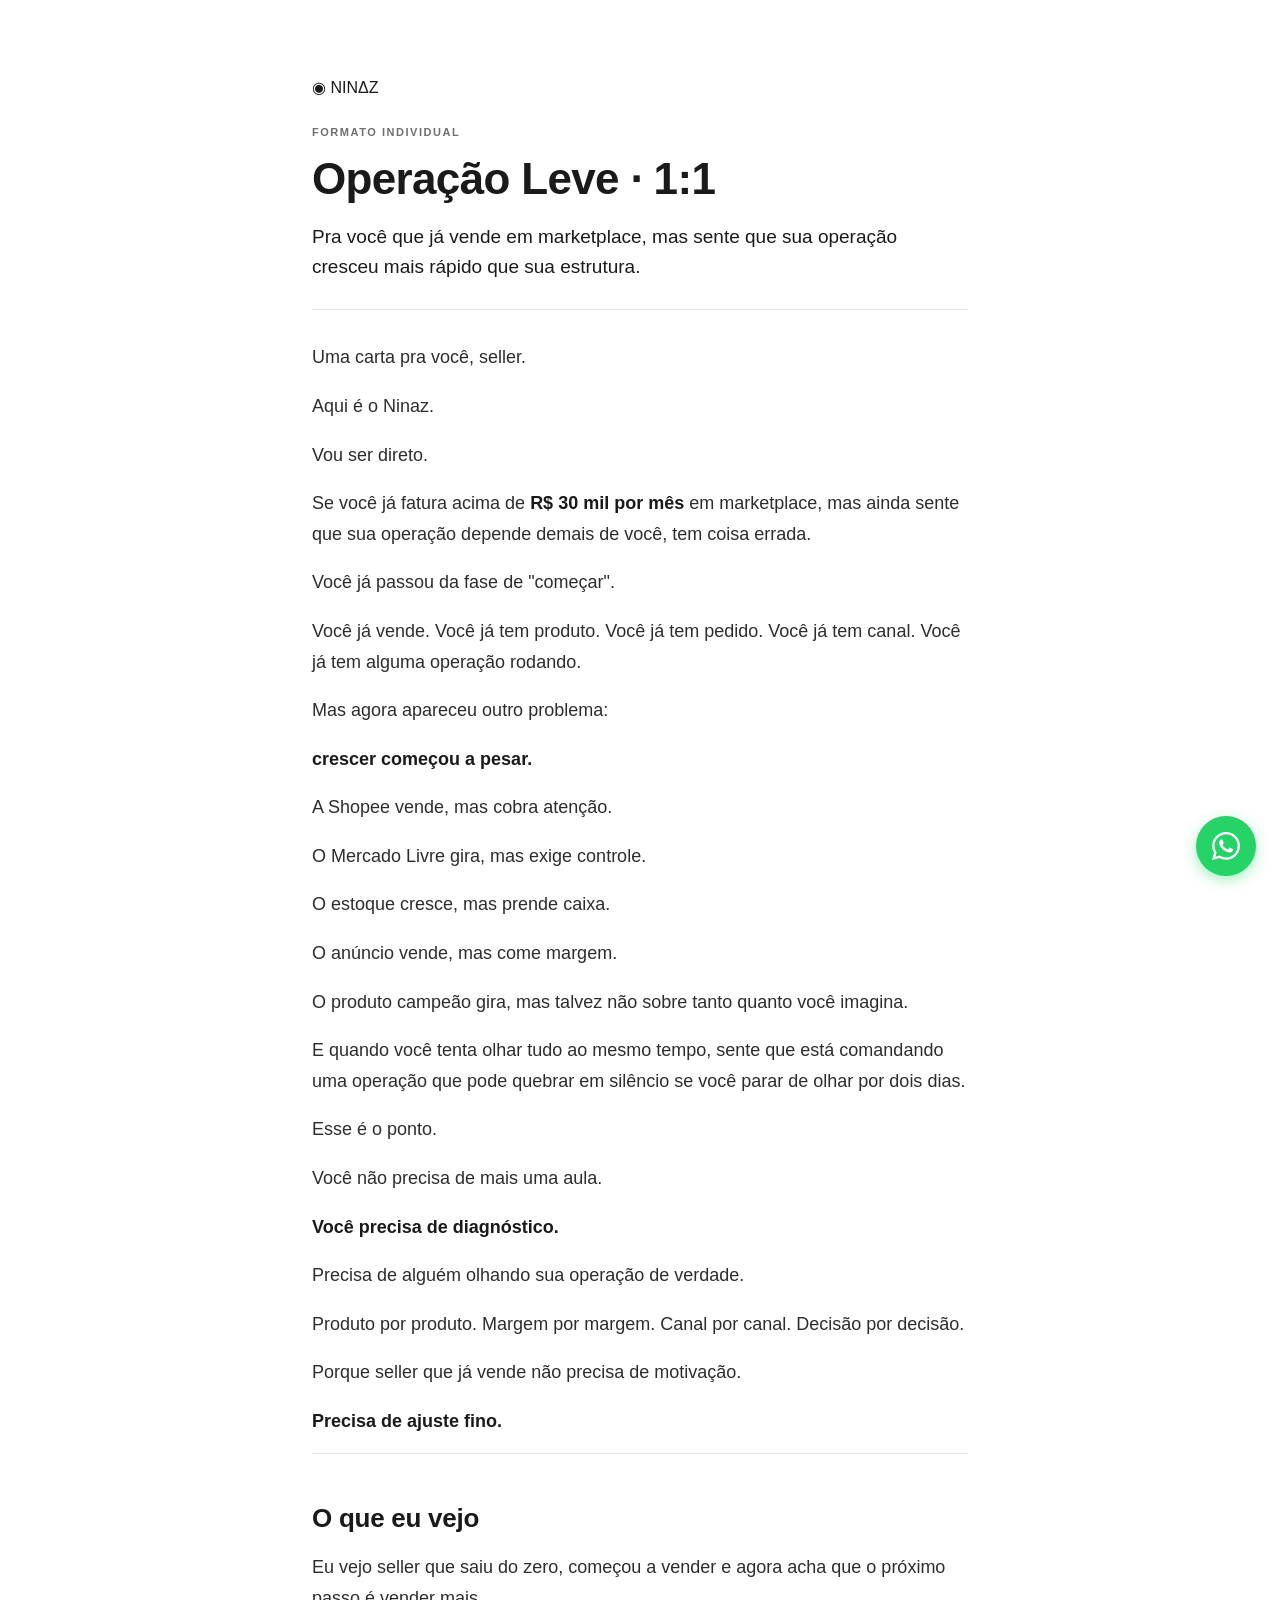
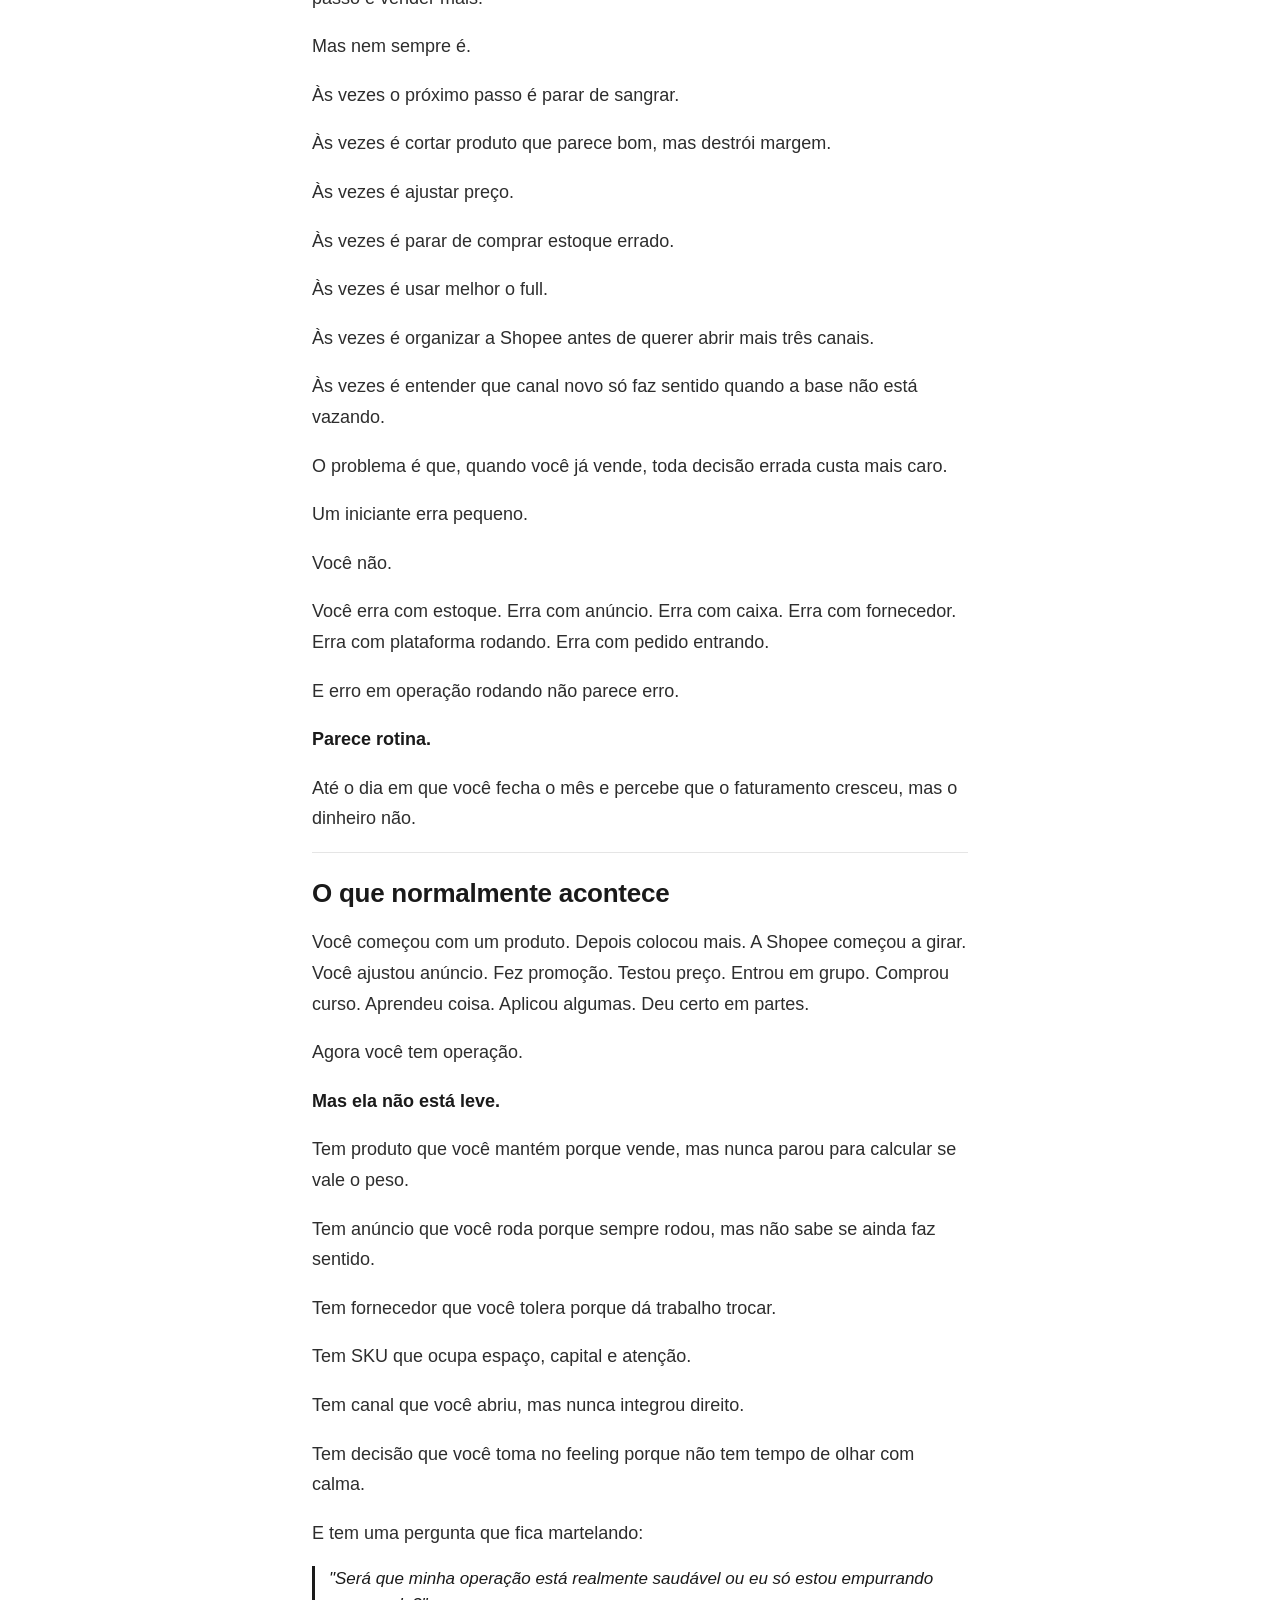
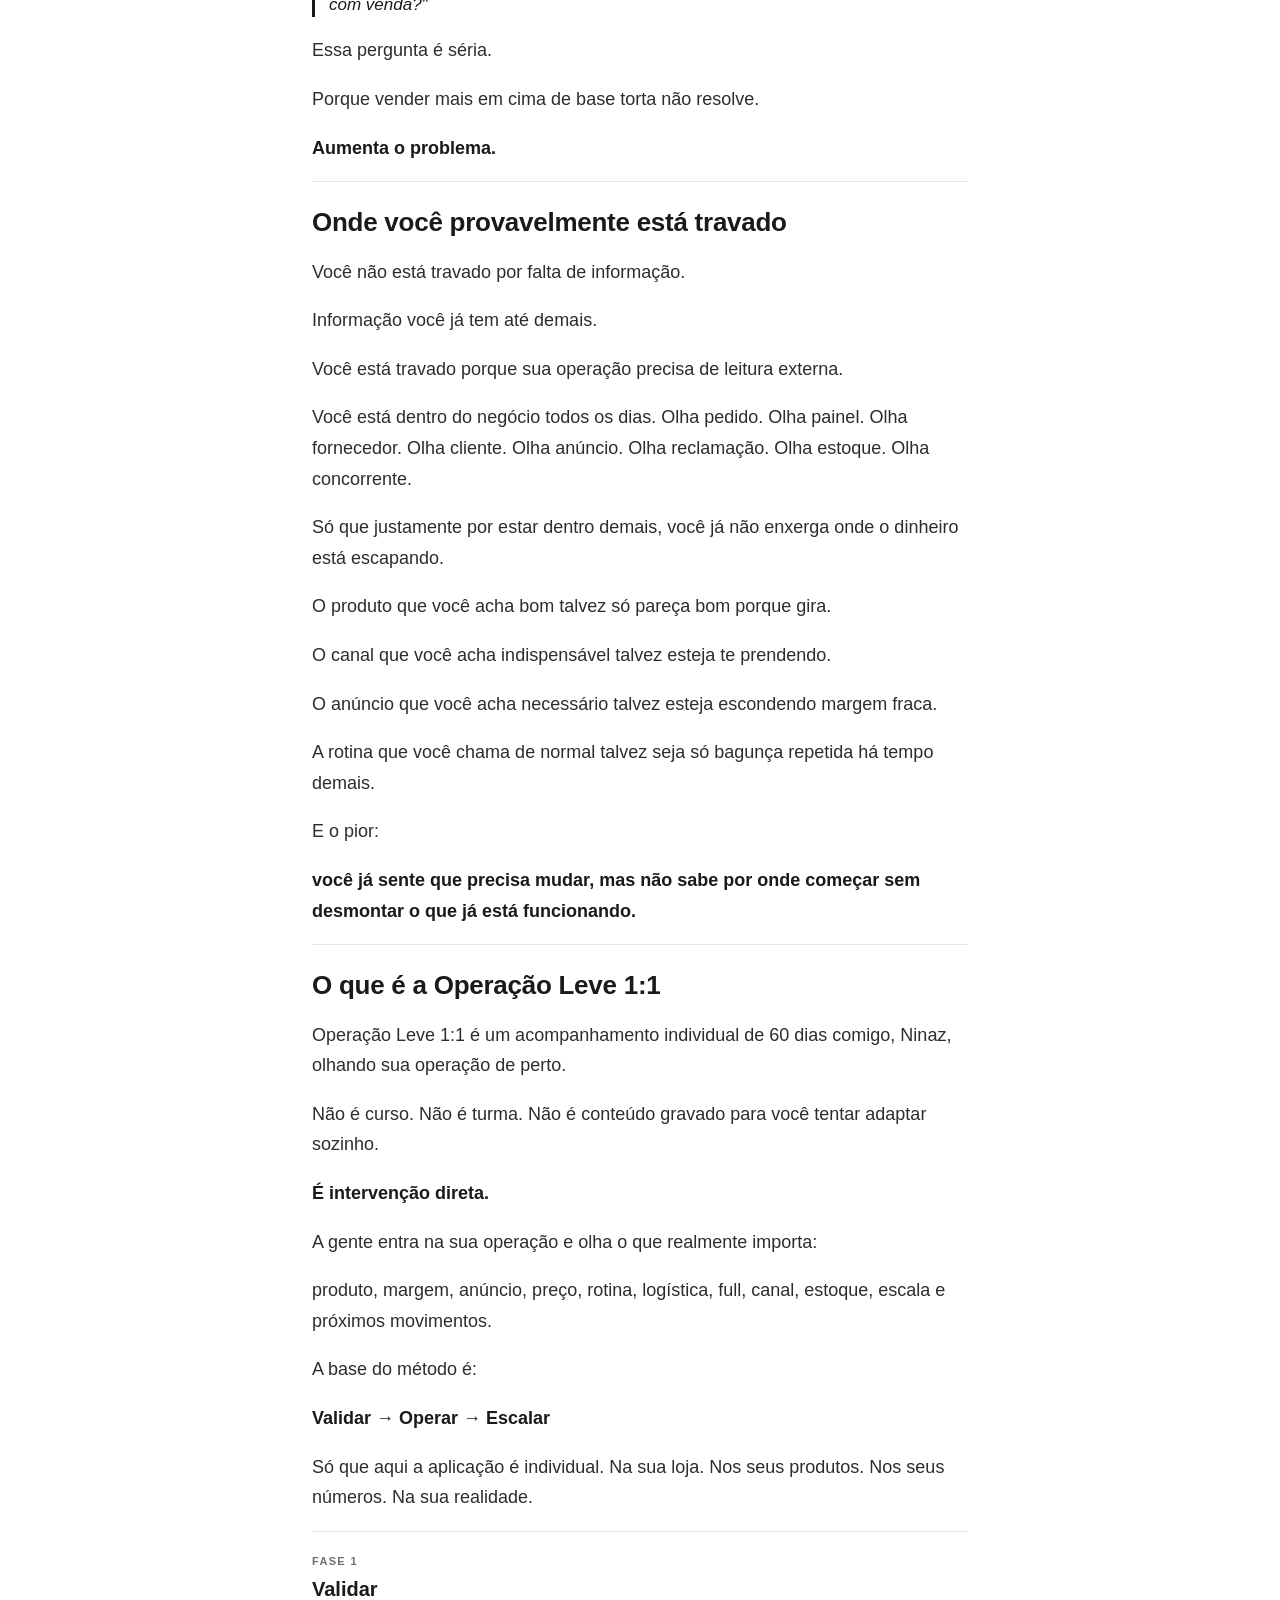
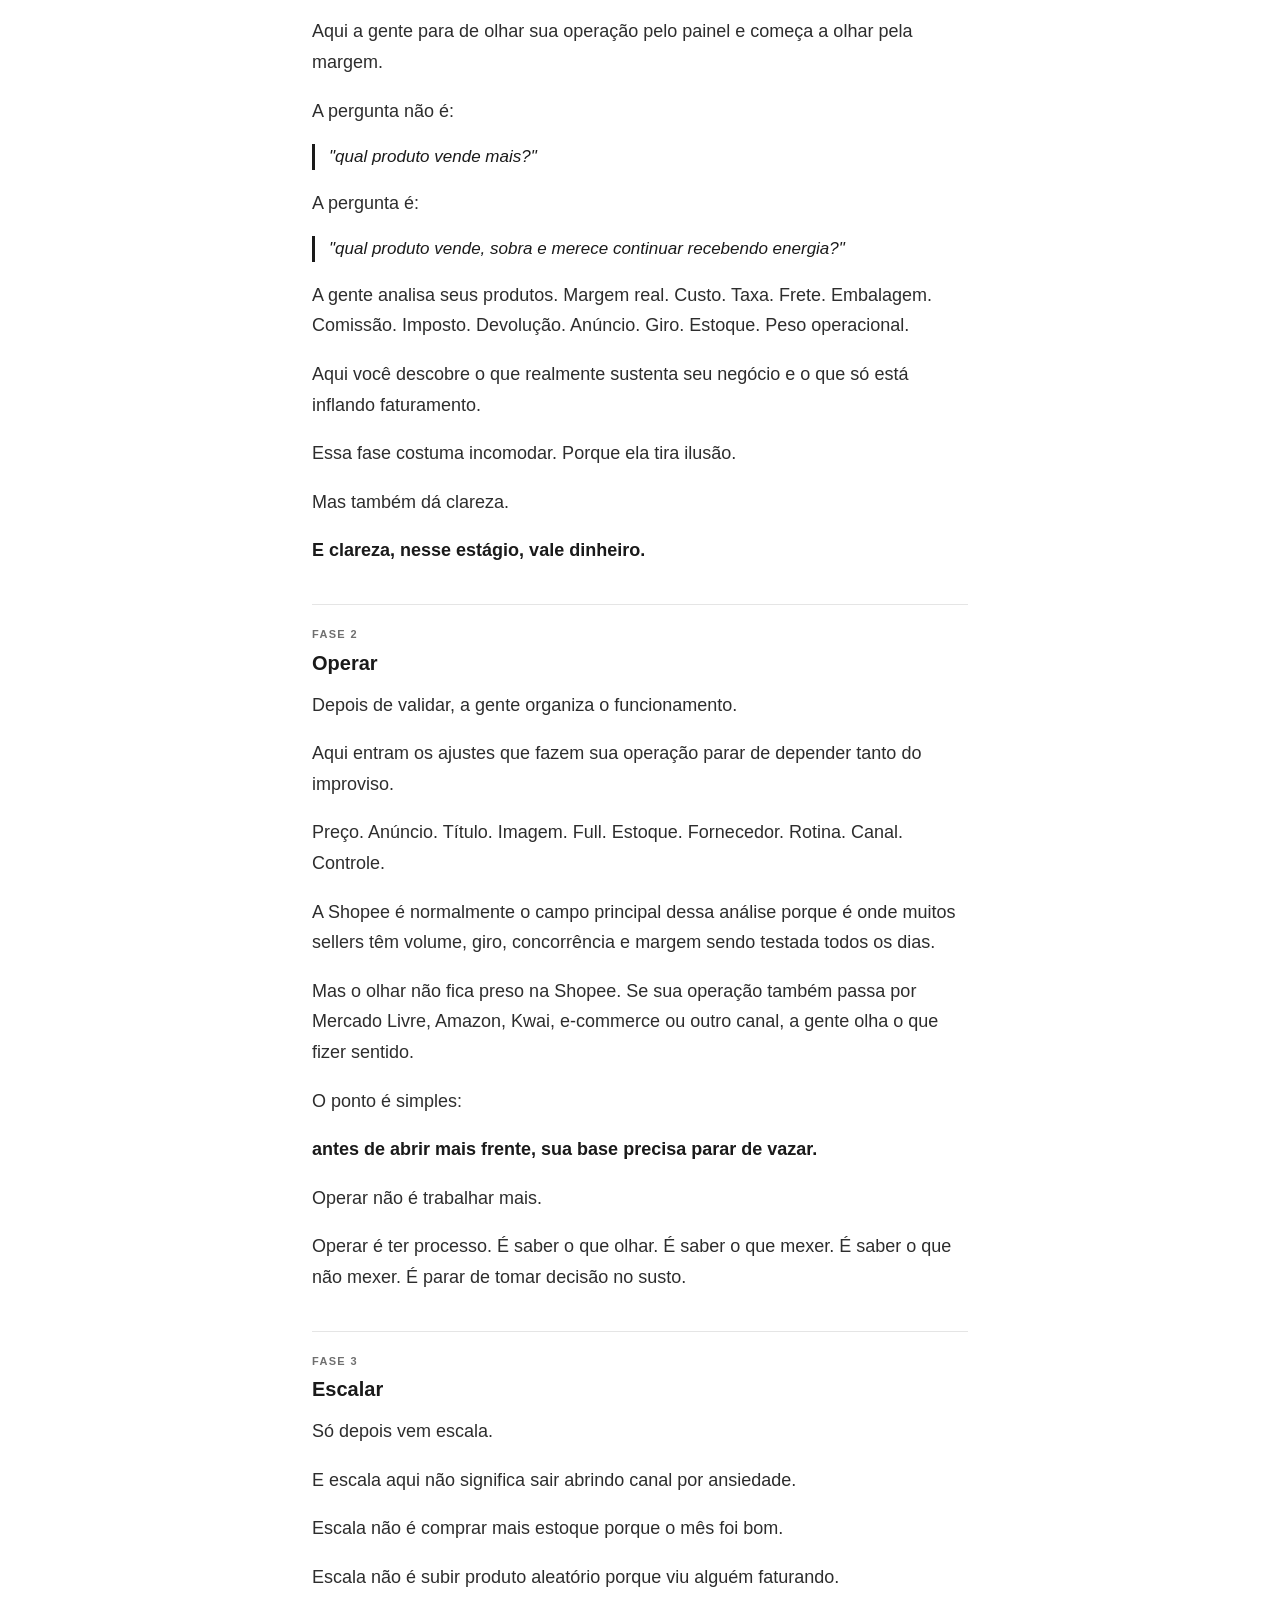
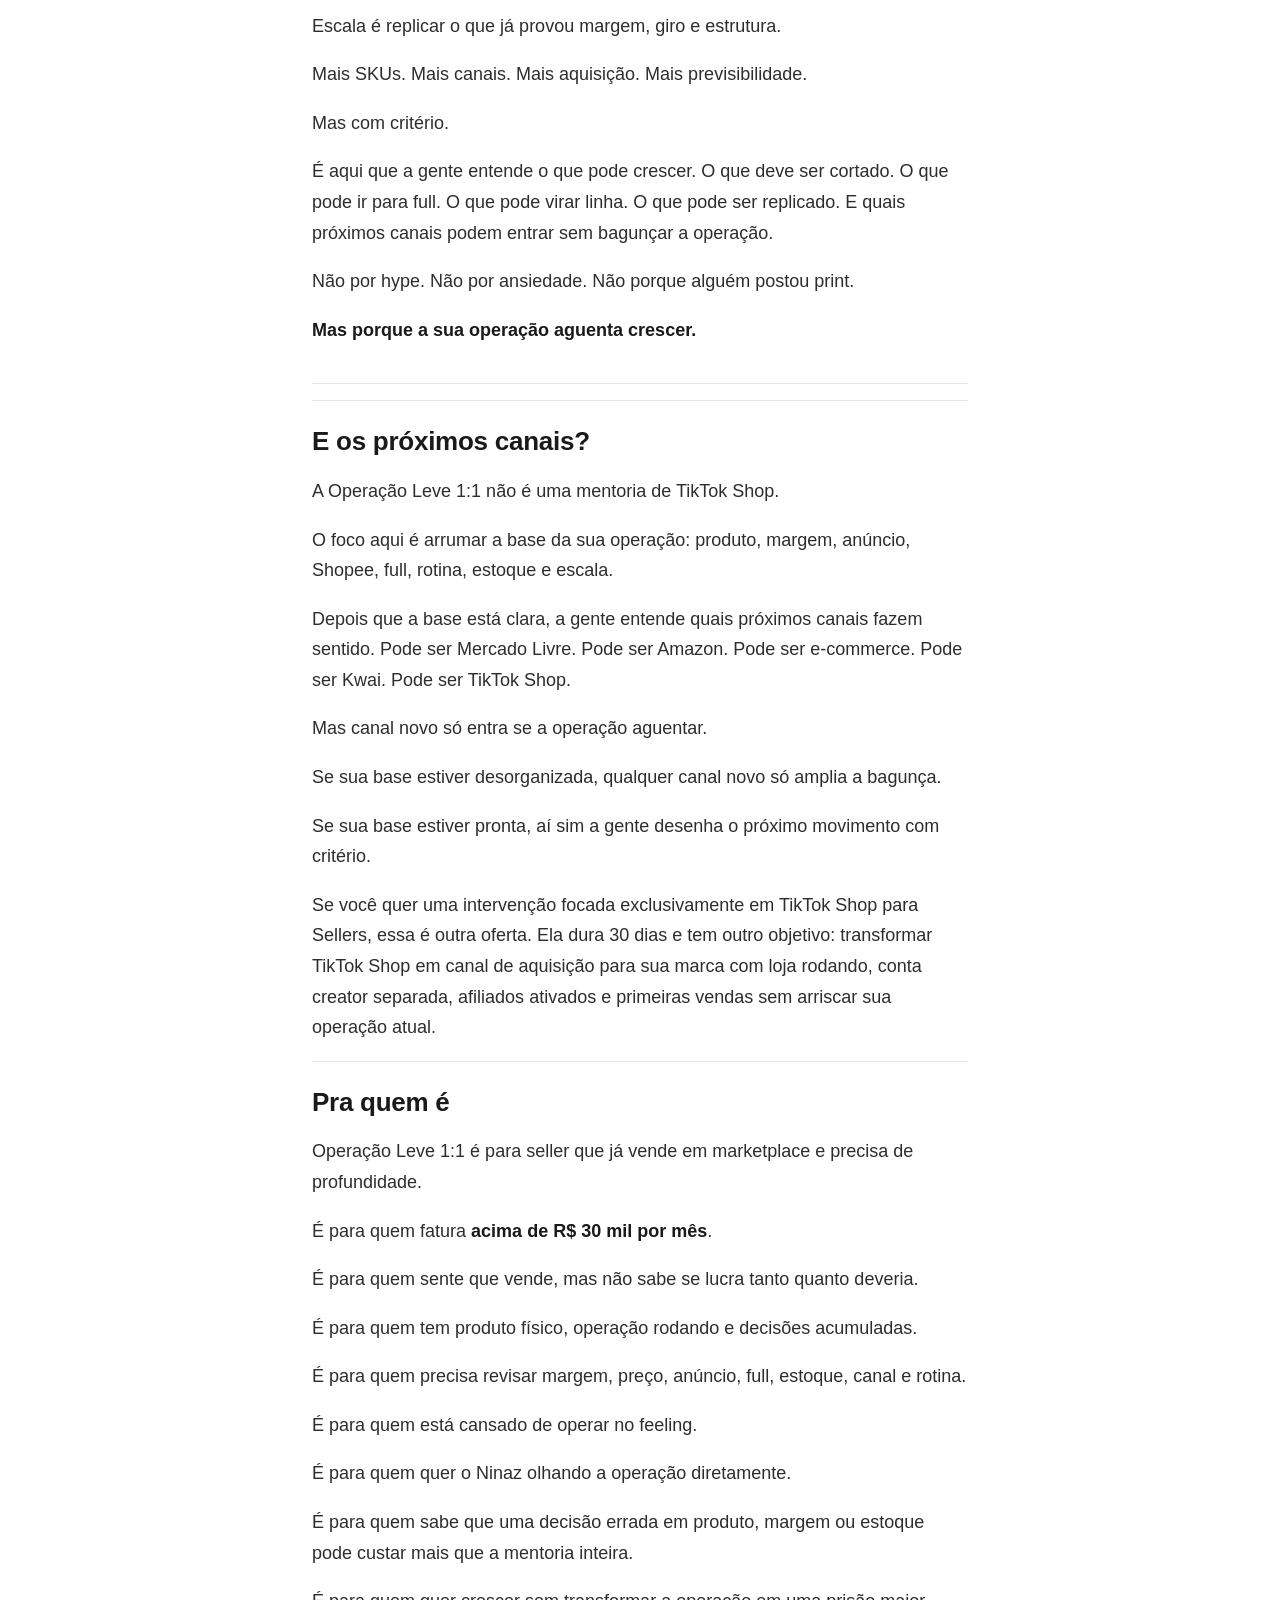
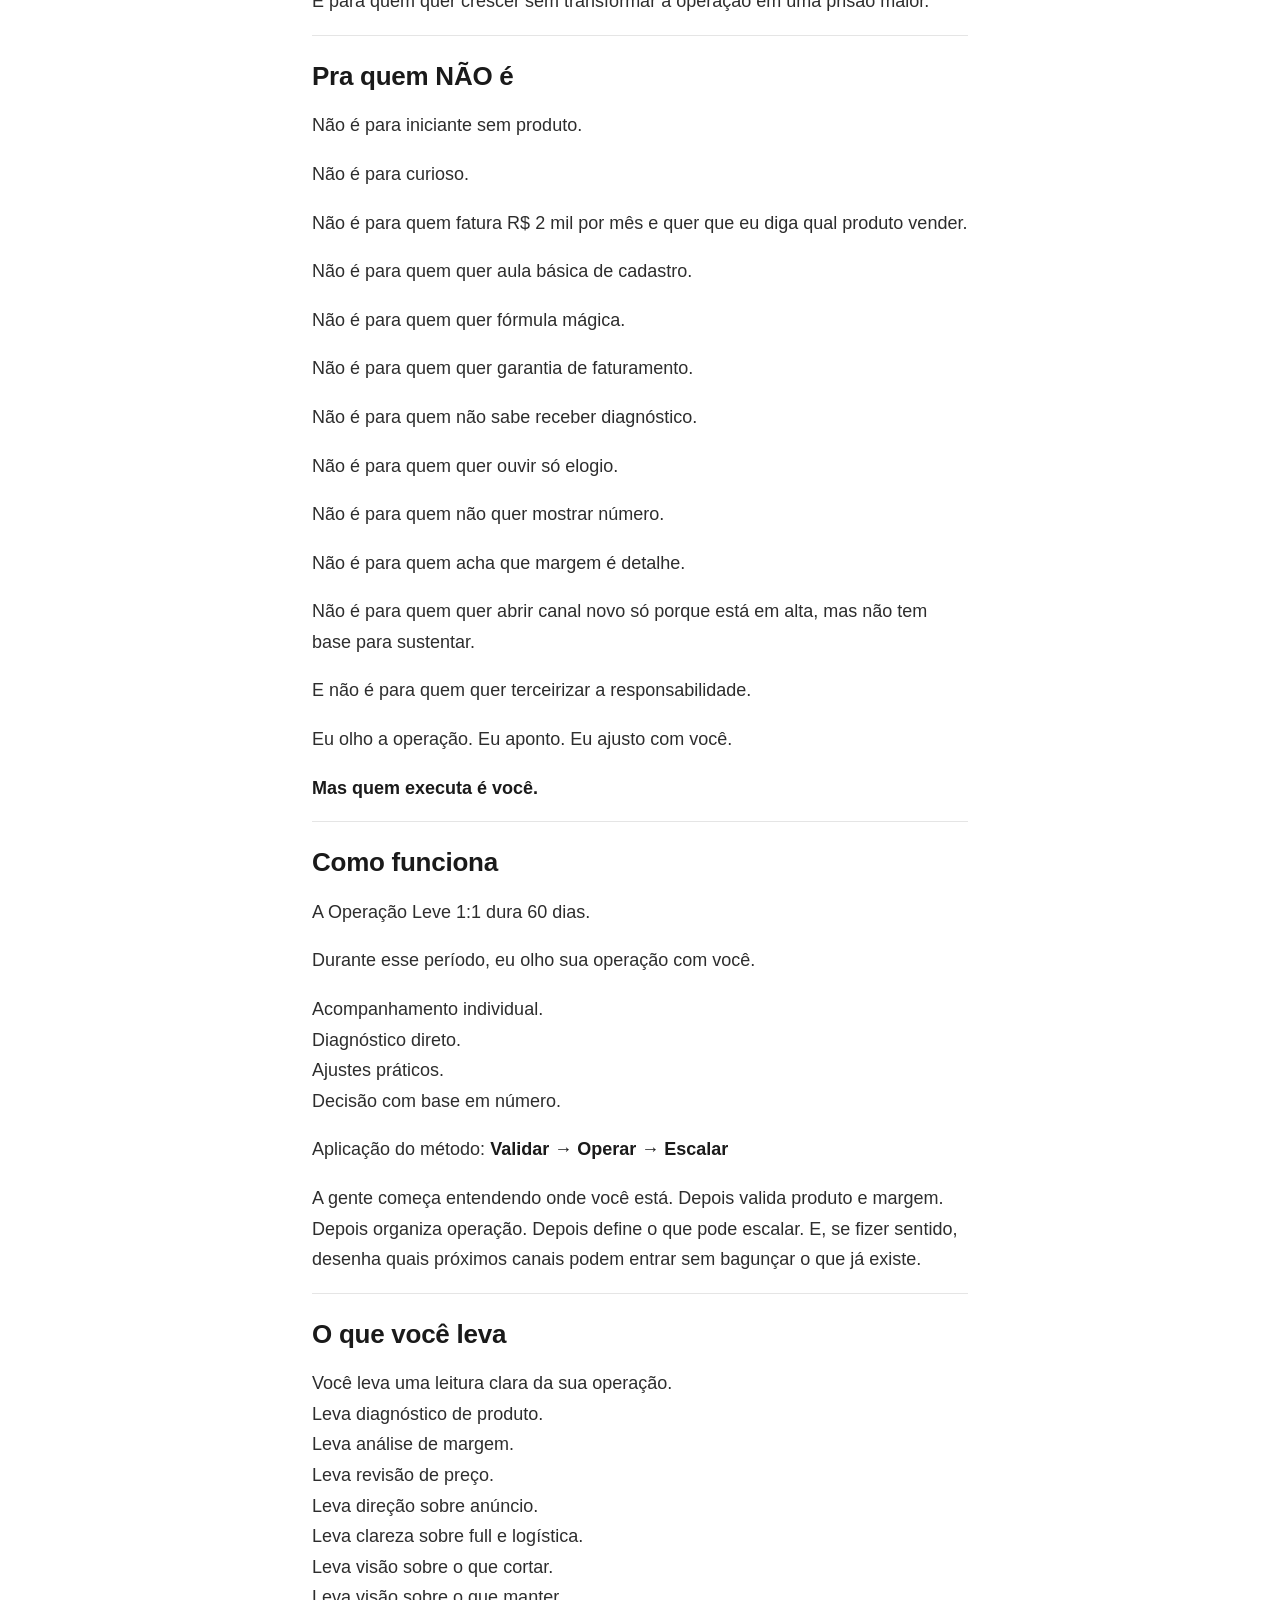
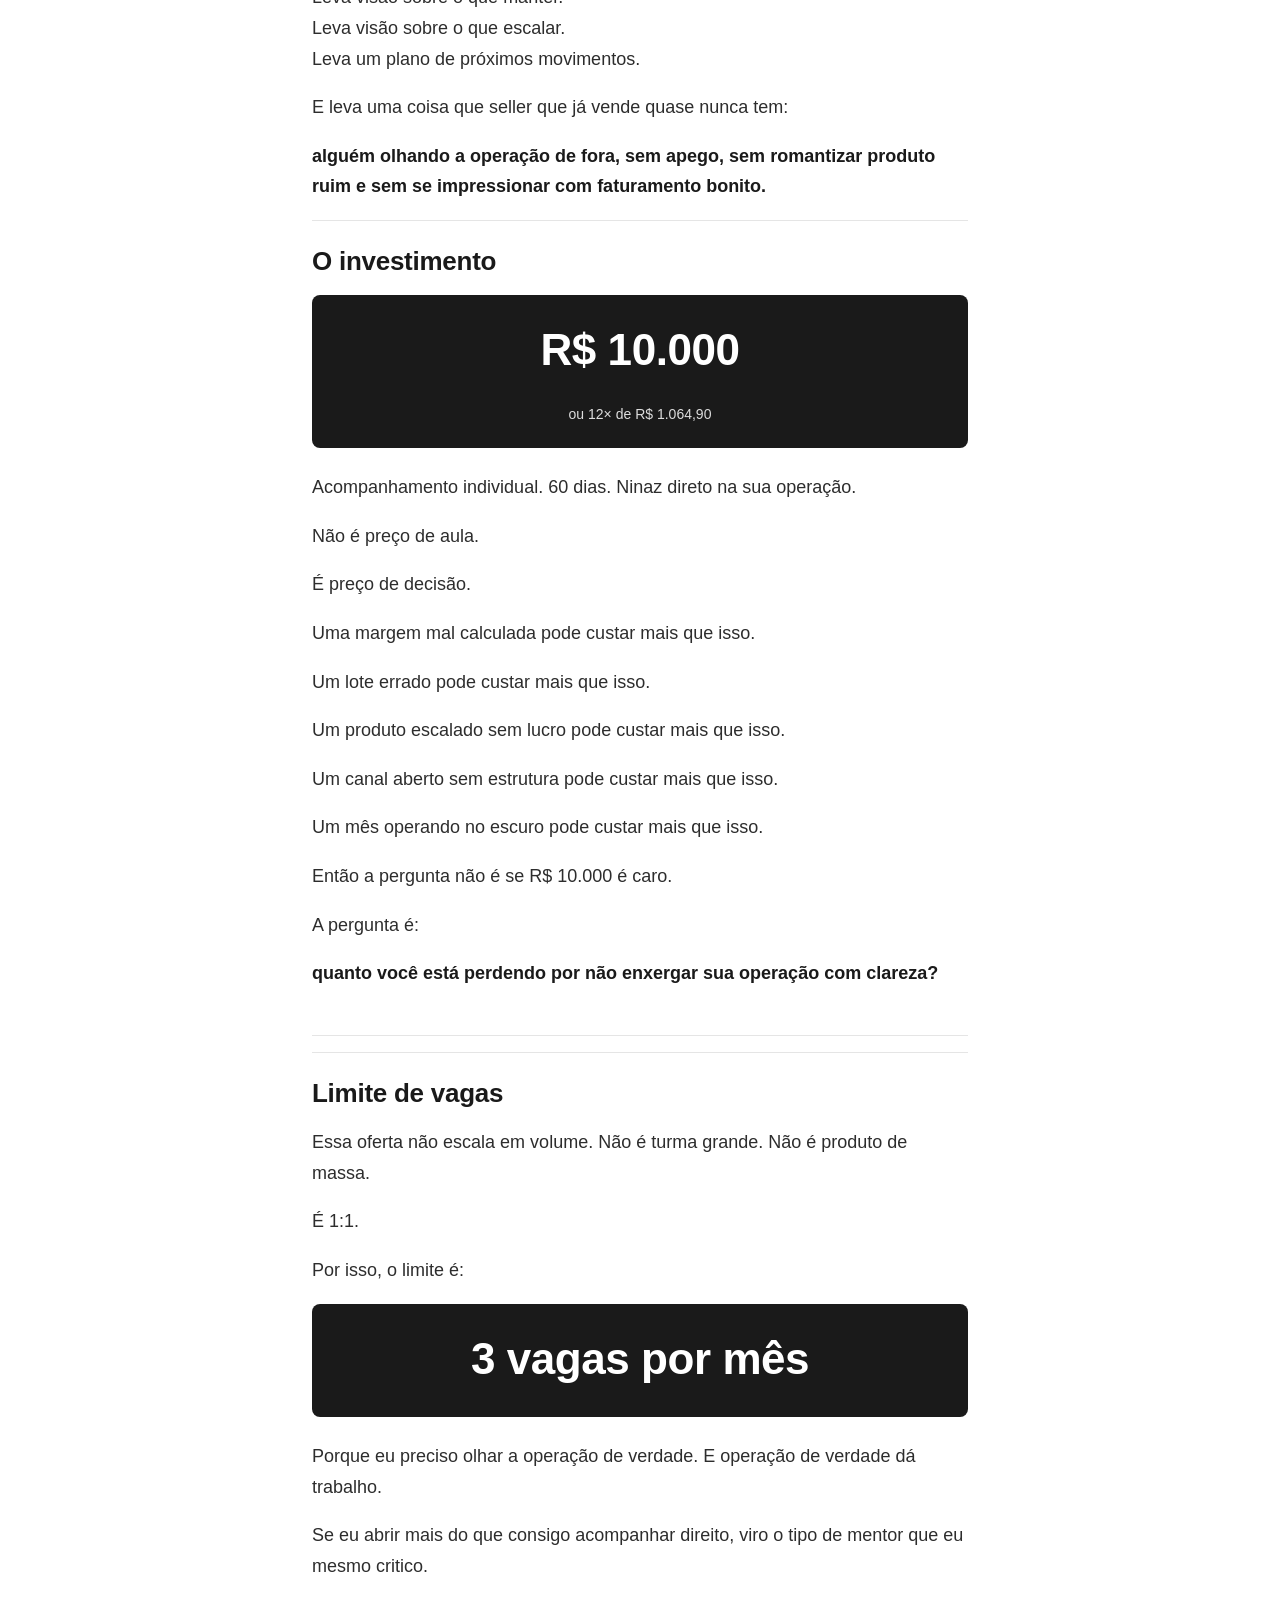
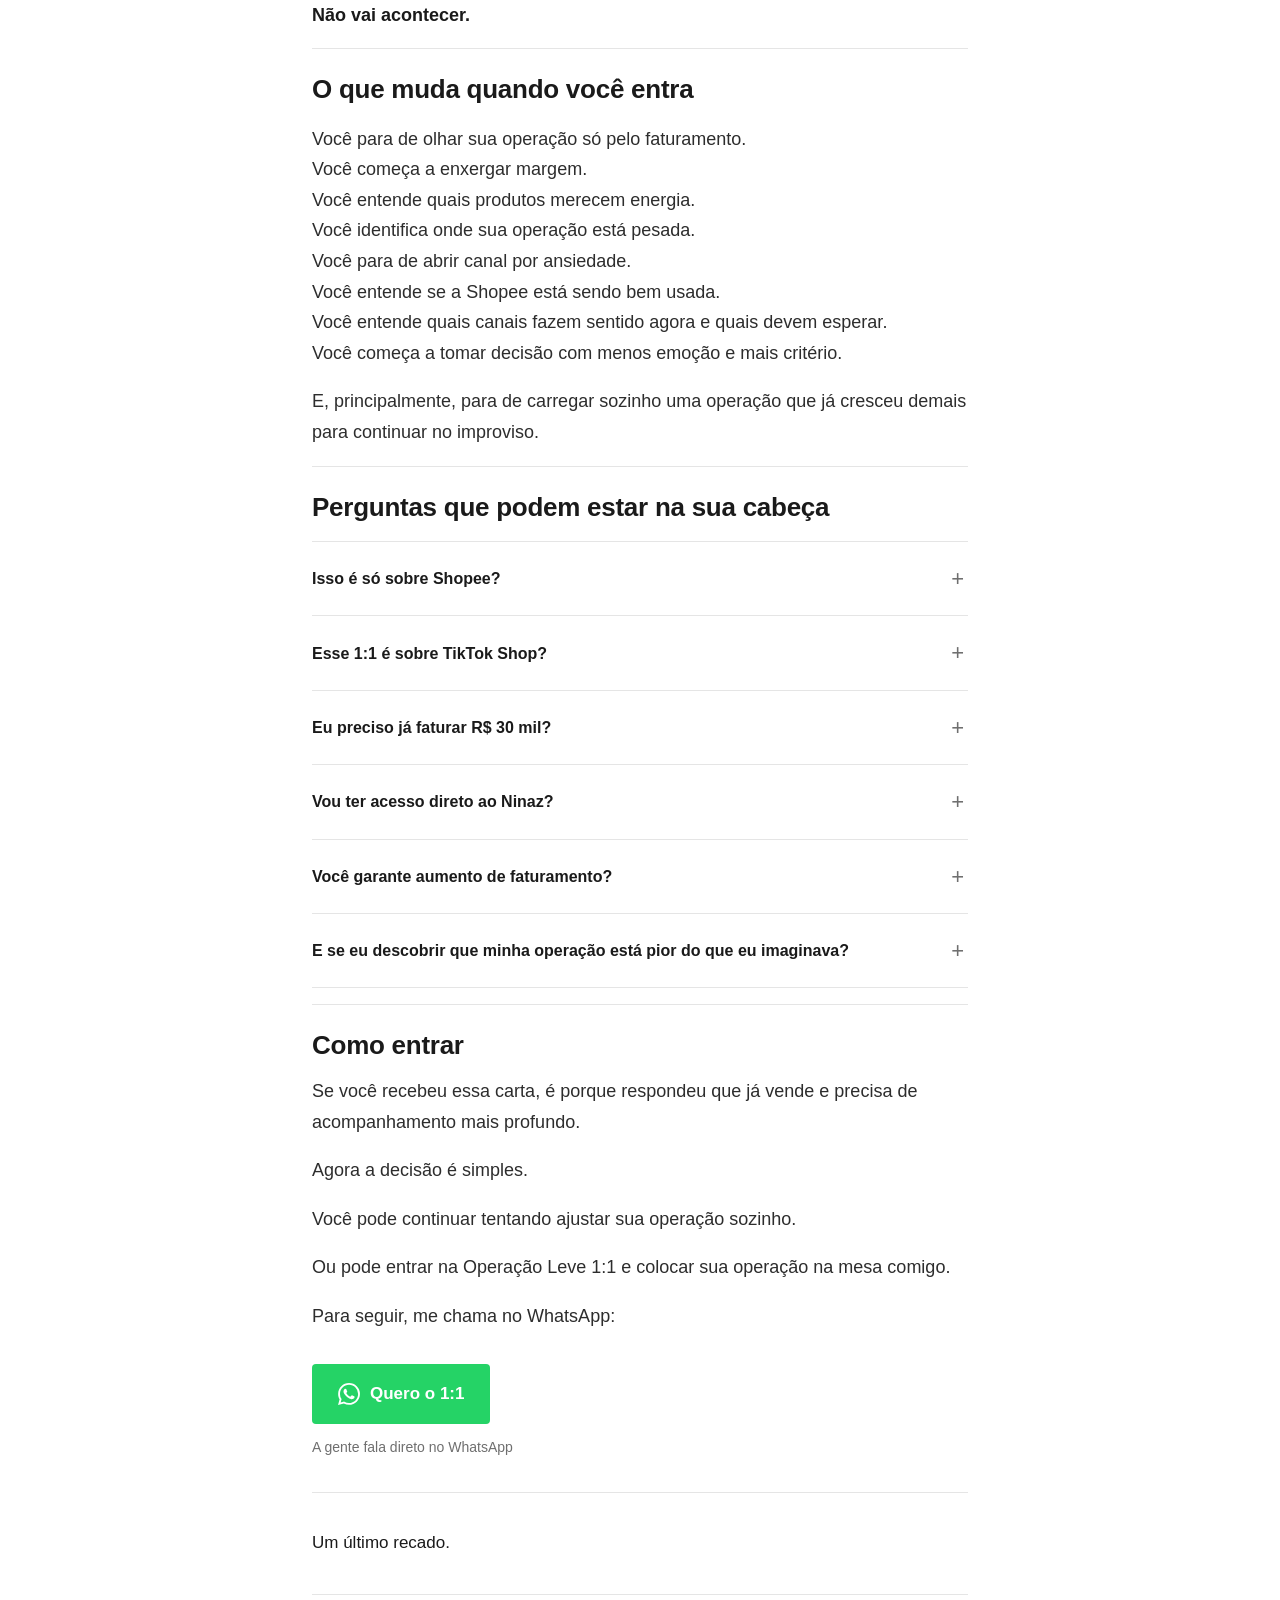
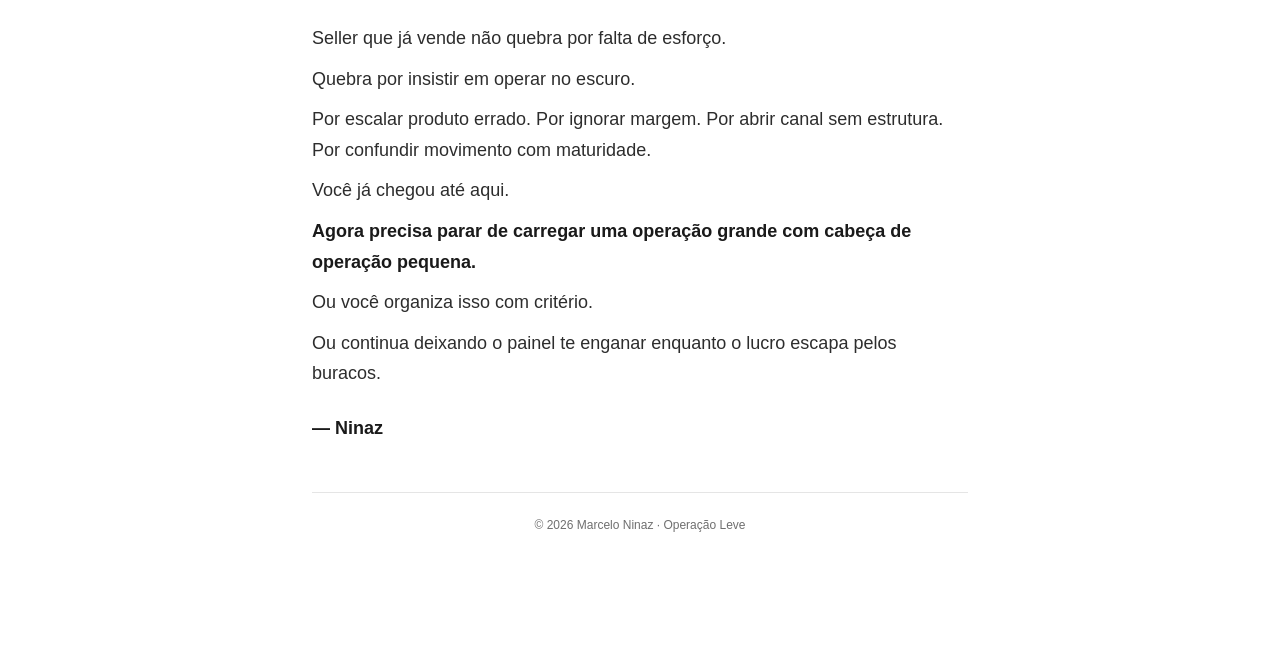
<file: individual.html>
<!DOCTYPE html>
<html lang="pt-BR">
<head>
  <meta charset="UTF-8" />
  <meta name="viewport" content="width=device-width, initial-scale=1.0" />
  <meta name="theme-color" content="#ffffff" />

  <title>Operação Leve · 1:1 — Ninaz</title>
  <meta name="description" content="Acompanhamento individual de 60 dias direto com o Ninaz. Pra seller faturando R$30k+/mês em marketplace. R$ 10.000 ou 12x. 3 vagas por mês." />
  <meta name="author" content="Marcelo Ninaz" />

  <meta property="og:title" content="Operação Leve · 1:1 — Ninaz" />
  <meta property="og:description" content="Pra você que já vende em marketplace, mas sente que sua operação cresceu mais rápido que sua estrutura." />
  <meta property="og:type" content="article" />
  <meta property="og:locale" content="pt_BR" />

  <link rel="icon" type="image/svg+xml" href="assets/favicon.svg" />
  <link rel="stylesheet" href="styles.css" />
  <link rel="stylesheet" href="carta-longa.css" />
</head>
<body>
  <main class="letter long-letter">

    <header class="hero">
      <p class="brand-mark">◉ ΝΙΝΔZ</p>
      <p class="format-tag-hero">Formato individual</p>
      <h1>Operação Leve · 1:1</h1>
      <p class="lede">
        Pra você que já vende em marketplace, mas sente que sua operação
        cresceu mais rápido que sua estrutura.
      </p>
    </header>

    <section class="bio">
      <p>Uma carta pra você, seller.</p>
      <p>Aqui é o Ninaz.</p>
      <p>Vou ser direto.</p>
      <p>Se você já fatura acima de <strong>R$ 30 mil por mês</strong> em marketplace, mas ainda sente que sua operação depende demais de você, tem coisa errada.</p>
      <p>Você já passou da fase de "começar".</p>
      <p>Você já vende. Você já tem produto. Você já tem pedido. Você já tem canal. Você já tem alguma operação rodando.</p>
      <p>Mas agora apareceu outro problema:</p>
      <p><strong>crescer começou a pesar.</strong></p>
      <p>A Shopee vende, mas cobra atenção.</p>
      <p>O Mercado Livre gira, mas exige controle.</p>
      <p>O estoque cresce, mas prende caixa.</p>
      <p>O anúncio vende, mas come margem.</p>
      <p>O produto campeão gira, mas talvez não sobre tanto quanto você imagina.</p>
      <p>E quando você tenta olhar tudo ao mesmo tempo, sente que está comandando uma operação que pode quebrar em silêncio se você parar de olhar por dois dias.</p>
      <p>Esse é o ponto.</p>
      <p>Você não precisa de mais uma aula.</p>
      <p><strong>Você precisa de diagnóstico.</strong></p>
      <p>Precisa de alguém olhando sua operação de verdade.</p>
      <p>Produto por produto. Margem por margem. Canal por canal. Decisão por decisão.</p>
      <p>Porque seller que já vende não precisa de motivação.</p>
      <p><strong>Precisa de ajuste fino.</strong></p>
    </section>

    <section class="block">
      <h2>O que eu vejo</h2>
      <p>Eu vejo seller que saiu do zero, começou a vender e agora acha que o próximo passo é vender mais.</p>
      <p>Mas nem sempre é.</p>
      <p>Às vezes o próximo passo é parar de sangrar.</p>
      <p>Às vezes é cortar produto que parece bom, mas destrói margem.</p>
      <p>Às vezes é ajustar preço.</p>
      <p>Às vezes é parar de comprar estoque errado.</p>
      <p>Às vezes é usar melhor o full.</p>
      <p>Às vezes é organizar a Shopee antes de querer abrir mais três canais.</p>
      <p>Às vezes é entender que canal novo só faz sentido quando a base não está vazando.</p>
      <p>O problema é que, quando você já vende, toda decisão errada custa mais caro.</p>
      <p>Um iniciante erra pequeno.</p>
      <p>Você não.</p>
      <p>Você erra com estoque. Erra com anúncio. Erra com caixa. Erra com fornecedor. Erra com plataforma rodando. Erra com pedido entrando.</p>
      <p>E erro em operação rodando não parece erro.</p>
      <p><strong>Parece rotina.</strong></p>
      <p>Até o dia em que você fecha o mês e percebe que o faturamento cresceu, mas o dinheiro não.</p>
    </section>

    <section class="block">
      <h2>O que normalmente acontece</h2>
      <p>Você começou com um produto. Depois colocou mais. A Shopee começou a girar. Você ajustou anúncio. Fez promoção. Testou preço. Entrou em grupo. Comprou curso. Aprendeu coisa. Aplicou algumas. Deu certo em partes.</p>
      <p>Agora você tem operação.</p>
      <p><strong>Mas ela não está leve.</strong></p>
      <p>Tem produto que você mantém porque vende, mas nunca parou para calcular se vale o peso.</p>
      <p>Tem anúncio que você roda porque sempre rodou, mas não sabe se ainda faz sentido.</p>
      <p>Tem fornecedor que você tolera porque dá trabalho trocar.</p>
      <p>Tem SKU que ocupa espaço, capital e atenção.</p>
      <p>Tem canal que você abriu, mas nunca integrou direito.</p>
      <p>Tem decisão que você toma no feeling porque não tem tempo de olhar com calma.</p>
      <p>E tem uma pergunta que fica martelando:</p>
      <blockquote>"Será que minha operação está realmente saudável ou eu só estou empurrando com venda?"</blockquote>
      <p>Essa pergunta é séria.</p>
      <p>Porque vender mais em cima de base torta não resolve.</p>
      <p><strong>Aumenta o problema.</strong></p>
    </section>

    <section class="block">
      <h2>Onde você provavelmente está travado</h2>
      <p>Você não está travado por falta de informação.</p>
      <p>Informação você já tem até demais.</p>
      <p>Você está travado porque sua operação precisa de leitura externa.</p>
      <p>Você está dentro do negócio todos os dias. Olha pedido. Olha painel. Olha fornecedor. Olha cliente. Olha anúncio. Olha reclamação. Olha estoque. Olha concorrente.</p>
      <p>Só que justamente por estar dentro demais, você já não enxerga onde o dinheiro está escapando.</p>
      <p>O produto que você acha bom talvez só pareça bom porque gira.</p>
      <p>O canal que você acha indispensável talvez esteja te prendendo.</p>
      <p>O anúncio que você acha necessário talvez esteja escondendo margem fraca.</p>
      <p>A rotina que você chama de normal talvez seja só bagunça repetida há tempo demais.</p>
      <p>E o pior:</p>
      <p><strong>você já sente que precisa mudar, mas não sabe por onde começar sem desmontar o que já está funcionando.</strong></p>
    </section>

    <section class="block">
      <h2>O que é a Operação Leve 1:1</h2>
      <p>Operação Leve 1:1 é um acompanhamento individual de 60 dias comigo, Ninaz, olhando sua operação de perto.</p>
      <p>Não é curso. Não é turma. Não é conteúdo gravado para você tentar adaptar sozinho.</p>
      <p><strong>É intervenção direta.</strong></p>
      <p>A gente entra na sua operação e olha o que realmente importa:</p>
      <p>produto, margem, anúncio, preço, rotina, logística, full, canal, estoque, escala e próximos movimentos.</p>
      <p>A base do método é:</p>
      <p><strong>Validar → Operar → Escalar</strong></p>
      <p>Só que aqui a aplicação é individual. Na sua loja. Nos seus produtos. Nos seus números. Na sua realidade.</p>

      <article class="phase">
        <p class="phase-num">Fase 1</p>
        <h3>Validar</h3>
        <p>Aqui a gente para de olhar sua operação pelo painel e começa a olhar pela margem.</p>
        <p>A pergunta não é:</p>
        <blockquote>"qual produto vende mais?"</blockquote>
        <p>A pergunta é:</p>
        <blockquote>"qual produto vende, sobra e merece continuar recebendo energia?"</blockquote>
        <p>A gente analisa seus produtos. Margem real. Custo. Taxa. Frete. Embalagem. Comissão. Imposto. Devolução. Anúncio. Giro. Estoque. Peso operacional.</p>
        <p>Aqui você descobre o que realmente sustenta seu negócio e o que só está inflando faturamento.</p>
        <p>Essa fase costuma incomodar. Porque ela tira ilusão.</p>
        <p>Mas também dá clareza.</p>
        <p><strong>E clareza, nesse estágio, vale dinheiro.</strong></p>
      </article>

      <article class="phase">
        <p class="phase-num">Fase 2</p>
        <h3>Operar</h3>
        <p>Depois de validar, a gente organiza o funcionamento.</p>
        <p>Aqui entram os ajustes que fazem sua operação parar de depender tanto do improviso.</p>
        <p>Preço. Anúncio. Título. Imagem. Full. Estoque. Fornecedor. Rotina. Canal. Controle.</p>
        <p>A Shopee é normalmente o campo principal dessa análise porque é onde muitos sellers têm volume, giro, concorrência e margem sendo testada todos os dias.</p>
        <p>Mas o olhar não fica preso na Shopee. Se sua operação também passa por Mercado Livre, Amazon, Kwai, e-commerce ou outro canal, a gente olha o que fizer sentido.</p>
        <p>O ponto é simples:</p>
        <p><strong>antes de abrir mais frente, sua base precisa parar de vazar.</strong></p>
        <p>Operar não é trabalhar mais.</p>
        <p>Operar é ter processo. É saber o que olhar. É saber o que mexer. É saber o que não mexer. É parar de tomar decisão no susto.</p>
      </article>

      <article class="phase">
        <p class="phase-num">Fase 3</p>
        <h3>Escalar</h3>
        <p>Só depois vem escala.</p>
        <p>E escala aqui não significa sair abrindo canal por ansiedade.</p>
        <p>Escala não é comprar mais estoque porque o mês foi bom.</p>
        <p>Escala não é subir produto aleatório porque viu alguém faturando.</p>
        <p>Escala é replicar o que já provou margem, giro e estrutura.</p>
        <p>Mais SKUs. Mais canais. Mais aquisição. Mais previsibilidade.</p>
        <p>Mas com critério.</p>
        <p>É aqui que a gente entende o que pode crescer. O que deve ser cortado. O que pode ir para full. O que pode virar linha. O que pode ser replicado. E quais próximos canais podem entrar sem bagunçar a operação.</p>
        <p>Não por hype. Não por ansiedade. Não porque alguém postou print.</p>
        <p><strong>Mas porque a sua operação aguenta crescer.</strong></p>
      </article>
    </section>

    <section class="block">
      <h2>E os próximos canais?</h2>
      <p>A Operação Leve 1:1 não é uma mentoria de TikTok Shop.</p>
      <p>O foco aqui é arrumar a base da sua operação: produto, margem, anúncio, Shopee, full, rotina, estoque e escala.</p>
      <p>Depois que a base está clara, a gente entende quais próximos canais fazem sentido. Pode ser Mercado Livre. Pode ser Amazon. Pode ser e-commerce. Pode ser Kwai. Pode ser TikTok Shop.</p>
      <p>Mas canal novo só entra se a operação aguentar.</p>
      <p>Se sua base estiver desorganizada, qualquer canal novo só amplia a bagunça.</p>
      <p>Se sua base estiver pronta, aí sim a gente desenha o próximo movimento com critério.</p>
      <p>Se você quer uma intervenção focada exclusivamente em TikTok Shop para Sellers, essa é outra oferta. Ela dura 30 dias e tem outro objetivo: transformar TikTok Shop em canal de aquisição para sua marca com loja rodando, conta creator separada, afiliados ativados e primeiras vendas sem arriscar sua operação atual.</p>
    </section>

    <section class="block">
      <h2>Pra quem é</h2>
      <p>Operação Leve 1:1 é para seller que já vende em marketplace e precisa de profundidade.</p>
      <p>É para quem fatura <strong>acima de R$ 30 mil por mês</strong>.</p>
      <p>É para quem sente que vende, mas não sabe se lucra tanto quanto deveria.</p>
      <p>É para quem tem produto físico, operação rodando e decisões acumuladas.</p>
      <p>É para quem precisa revisar margem, preço, anúncio, full, estoque, canal e rotina.</p>
      <p>É para quem está cansado de operar no feeling.</p>
      <p>É para quem quer o Ninaz olhando a operação diretamente.</p>
      <p>É para quem sabe que uma decisão errada em produto, margem ou estoque pode custar mais que a mentoria inteira.</p>
      <p>É para quem quer crescer sem transformar a operação em uma prisão maior.</p>
    </section>

    <section class="block">
      <h2>Pra quem NÃO é</h2>
      <p>Não é para iniciante sem produto.</p>
      <p>Não é para curioso.</p>
      <p>Não é para quem fatura R$ 2 mil por mês e quer que eu diga qual produto vender.</p>
      <p>Não é para quem quer aula básica de cadastro.</p>
      <p>Não é para quem quer fórmula mágica.</p>
      <p>Não é para quem quer garantia de faturamento.</p>
      <p>Não é para quem não sabe receber diagnóstico.</p>
      <p>Não é para quem quer ouvir só elogio.</p>
      <p>Não é para quem não quer mostrar número.</p>
      <p>Não é para quem acha que margem é detalhe.</p>
      <p>Não é para quem quer abrir canal novo só porque está em alta, mas não tem base para sustentar.</p>
      <p>E não é para quem quer terceirizar a responsabilidade.</p>
      <p>Eu olho a operação. Eu aponto. Eu ajusto com você.</p>
      <p><strong>Mas quem executa é você.</strong></p>
    </section>

    <section class="block">
      <h2>Como funciona</h2>
      <p>A Operação Leve 1:1 dura 60 dias.</p>
      <p>Durante esse período, eu olho sua operação com você.</p>
      <p>Acompanhamento individual.<br />
        Diagnóstico direto.<br />
        Ajustes práticos.<br />
        Decisão com base em número.</p>
      <p>Aplicação do método: <strong>Validar → Operar → Escalar</strong></p>
      <p>A gente começa entendendo onde você está. Depois valida produto e margem. Depois organiza operação. Depois define o que pode escalar. E, se fizer sentido, desenha quais próximos canais podem entrar sem bagunçar o que já existe.</p>
    </section>

    <section class="block">
      <h2>O que você leva</h2>
      <p>Você leva uma leitura clara da sua operação.<br />
        Leva diagnóstico de produto.<br />
        Leva análise de margem.<br />
        Leva revisão de preço.<br />
        Leva direção sobre anúncio.<br />
        Leva clareza sobre full e logística.<br />
        Leva visão sobre o que cortar.<br />
        Leva visão sobre o que manter.<br />
        Leva visão sobre o que escalar.<br />
        Leva um plano de próximos movimentos.</p>
      <p>E leva uma coisa que seller que já vende quase nunca tem:</p>
      <p><strong>alguém olhando a operação de fora, sem apego, sem romantizar produto ruim e sem se impressionar com faturamento bonito.</strong></p>
    </section>

    <section class="block investment">
      <h2>O investimento</h2>
      <p class="price-callout">
        <strong>R$ 10.000</strong><br />
        <span>ou 12× de R$ 1.064,90</span>
      </p>
      <p>Acompanhamento individual. 60 dias. Ninaz direto na sua operação.</p>
      <p>Não é preço de aula.</p>
      <p>É preço de decisão.</p>
      <p>Uma margem mal calculada pode custar mais que isso.</p>
      <p>Um lote errado pode custar mais que isso.</p>
      <p>Um produto escalado sem lucro pode custar mais que isso.</p>
      <p>Um canal aberto sem estrutura pode custar mais que isso.</p>
      <p>Um mês operando no escuro pode custar mais que isso.</p>
      <p>Então a pergunta não é se R$ 10.000 é caro.</p>
      <p>A pergunta é:</p>
      <p><strong>quanto você está perdendo por não enxergar sua operação com clareza?</strong></p>
    </section>

    <section class="block">
      <h2>Limite de vagas</h2>
      <p>Essa oferta não escala em volume. Não é turma grande. Não é produto de massa.</p>
      <p>É 1:1.</p>
      <p>Por isso, o limite é:</p>
      <p class="price-callout"><strong>3 vagas por mês</strong></p>
      <p>Porque eu preciso olhar a operação de verdade. E operação de verdade dá trabalho.</p>
      <p>Se eu abrir mais do que consigo acompanhar direito, viro o tipo de mentor que eu mesmo critico.</p>
      <p><strong>Não vai acontecer.</strong></p>
    </section>

    <section class="block">
      <h2>O que muda quando você entra</h2>
      <p>Você para de olhar sua operação só pelo faturamento.<br />
        Você começa a enxergar margem.<br />
        Você entende quais produtos merecem energia.<br />
        Você identifica onde sua operação está pesada.<br />
        Você para de abrir canal por ansiedade.<br />
        Você entende se a Shopee está sendo bem usada.<br />
        Você entende quais canais fazem sentido agora e quais devem esperar.<br />
        Você começa a tomar decisão com menos emoção e mais critério.</p>
      <p>E, principalmente, para de carregar sozinho uma operação que já cresceu demais para continuar no improviso.</p>
    </section>

    <section class="block faq">
      <h2>Perguntas que podem estar na sua cabeça</h2>

      <details>
        <summary>Isso é só sobre Shopee?</summary>
        <p>Não. A Shopee normalmente é o campo principal porque muitos sellers têm volume lá. Mas o 1:1 olha sua operação.</p>
        <p>Se sua operação envolve Mercado Livre, Amazon, Kwai, e-commerce ou outro canal, a análise considera o que fizer sentido.</p>
        <p>A lógica é marketplace, margem e operação. Não botão de plataforma.</p>
      </details>

      <details>
        <summary>Esse 1:1 é sobre TikTok Shop?</summary>
        <p>Não. Esse 1:1 é sobre Operação Leve. O foco é revisar sua operação atual, principalmente Shopee, produto, margem, anúncio, full, rotina, estoque e escala.</p>
        <p>Se você quer uma mentoria focada somente em TikTok Shop para Sellers, essa é outra oferta, com outro escopo e outro ticket.</p>
      </details>

      <details>
        <summary>Eu preciso já faturar R$ 30 mil?</summary>
        <p>Essa é a faixa mínima recomendada. Porque abaixo disso, normalmente a pessoa ainda precisa de base.</p>
        <p>Se você está entre R$ 5 mil e R$ 30 mil, provavelmente sua porta é a <a href="grupo.html">Operação Leve Grupo</a>.</p>
        <p>O 1:1 é para quem já tem operação suficiente para justificar profundidade individual.</p>
      </details>

      <details>
        <summary>Vou ter acesso direto ao Ninaz?</summary>
        <p>Sim. Essa é a diferença do 1:1.</p>
        <p>Aqui não é só método em grupo. É Ninaz olhando sua operação.</p>
      </details>

      <details>
        <summary>Você garante aumento de faturamento?</summary>
        <p>Não. E se alguém te garante isso sem olhar produto, margem, estoque, canal e execução, desconfia.</p>
        <p>O que eu entrego é diagnóstico, direção, ajuste e plano. Resultado depende também da sua execução.</p>
      </details>

      <details>
        <summary>E se eu descobrir que minha operação está pior do que eu imaginava?</summary>
        <p>Melhor descobrir agora do que descobrir quebrando caixa.</p>
        <p><strong>Diagnóstico dói menos que prejuízo acumulado.</strong></p>
      </details>
    </section>

    <section class="block cta">
      <h2>Como entrar</h2>
      <p>Se você recebeu essa carta, é porque respondeu que já vende e precisa de acompanhamento mais profundo.</p>
      <p>Agora a decisão é simples.</p>
      <p>Você pode continuar tentando ajustar sua operação sozinho.</p>
      <p>Ou pode entrar na Operação Leve 1:1 e colocar sua operação na mesa comigo.</p>
      <p>Para seguir, me chama no WhatsApp:</p>

      <a class="cta-button cta-whatsapp" href="https://wa.me/5511988044013?text=Quero%20o%201%3A1" id="whatsapp-cta">
        <svg viewBox="0 0 24 24" width="22" height="22" fill="currentColor" aria-hidden="true">
          <path d="M17.472 14.382c-.297-.149-1.758-.867-2.03-.967-.273-.099-.471-.148-.67.15-.197.297-.767.966-.94 1.164-.173.199-.347.223-.644.075-.297-.15-1.255-.463-2.39-1.475-.883-.788-1.48-1.761-1.653-2.059-.173-.297-.018-.458.13-.606.134-.133.298-.347.446-.52.149-.174.198-.298.298-.497.099-.198.05-.371-.025-.52-.075-.149-.669-1.612-.916-2.207-.242-.579-.487-.5-.669-.51-.173-.008-.371-.01-.57-.01-.198 0-.52.074-.792.372-.272.297-1.04 1.016-1.04 2.479 0 1.462 1.065 2.875 1.213 3.074.149.198 2.096 3.2 5.077 4.487.709.306 1.262.489 1.694.625.712.227 1.36.195 1.871.118.571-.085 1.758-.719 2.006-1.413.248-.694.248-1.289.173-1.413-.074-.124-.272-.198-.57-.347m-5.421 7.403h-.004a9.87 9.87 0 01-5.031-1.378l-.361-.214-3.741.982.998-3.648-.235-.374a9.86 9.86 0 01-1.51-5.26c.001-5.45 4.436-9.884 9.888-9.884 2.64 0 5.122 1.03 6.988 2.898a9.825 9.825 0 012.893 6.994c-.003 5.45-4.437 9.884-9.885 9.884m8.413-18.297A11.815 11.815 0 0012.05 0C5.495 0 .16 5.335.157 11.892c0 2.096.547 4.142 1.588 5.945L.057 24l6.305-1.654a11.882 11.882 0 005.683 1.448h.005c6.554 0 11.89-5.335 11.893-11.893a11.821 11.821 0 00-3.48-8.413"/>
        </svg>
        Quero o 1:1
      </a>
      <p class="cta-handle">A gente fala direto no WhatsApp</p>
    </section>

    <footer class="signoff">
      <p>Um último recado.</p>
    </footer>

    <section class="postscripts">
      <article class="ps">
        <p>Seller que já vende não quebra por falta de esforço.</p>
        <p>Quebra por insistir em operar no escuro.</p>
        <p>Por escalar produto errado. Por ignorar margem. Por abrir canal sem estrutura. Por confundir movimento com maturidade.</p>
        <p>Você já chegou até aqui.</p>
        <p><strong>Agora precisa parar de carregar uma operação grande com cabeça de operação pequena.</strong></p>
        <p>Ou você organiza isso com critério.</p>
        <p>Ou continua deixando o painel te enganar enquanto o lucro escapa pelos buracos.</p>
        <p class="signature">— Ninaz</p>
      </article>
    </section>

    <footer class="site-footer">
      <p>© <span id="year"></span> Marcelo Ninaz · Operação Leve</p>
    </footer>

  </main>

  <a class="whatsapp-float" href="https://wa.me/5511988044013?text=Quero%20o%201%3A1" aria-label="Quero o 1:1">
    <svg viewBox="0 0 24 24" width="28" height="28" fill="currentColor" aria-hidden="true">
      <path d="M17.472 14.382c-.297-.149-1.758-.867-2.03-.967-.273-.099-.471-.148-.67.15-.197.297-.767.966-.94 1.164-.173.199-.347.223-.644.075-.297-.15-1.255-.463-2.39-1.475-.883-.788-1.48-1.761-1.653-2.059-.173-.297-.018-.458.13-.606.134-.133.298-.347.446-.52.149-.174.198-.298.298-.497.099-.198.05-.371-.025-.52-.075-.149-.669-1.612-.916-2.207-.242-.579-.487-.5-.669-.51-.173-.008-.371-.01-.57-.01-.198 0-.52.074-.792.372-.272.297-1.04 1.016-1.04 2.479 0 1.462 1.065 2.875 1.213 3.074.149.198 2.096 3.2 5.077 4.487.709.306 1.262.489 1.694.625.712.227 1.36.195 1.871.118.571-.085 1.758-.719 2.006-1.413.248-.694.248-1.289.173-1.413-.074-.124-.272-.198-.57-.347m-5.421 7.403h-.004a9.87 9.87 0 01-5.031-1.378l-.361-.214-3.741.982.998-3.648-.235-.374a9.86 9.86 0 01-1.51-5.26c.001-5.45 4.436-9.884 9.888-9.884 2.64 0 5.122 1.03 6.988 2.898a9.825 9.825 0 012.893 6.994c-.003 5.45-4.437 9.884-9.885 9.884m8.413-18.297A11.815 11.815 0 0012.05 0C5.495 0 .16 5.335.157 11.892c0 2.096.547 4.142 1.588 5.945L.057 24l6.305-1.654a11.882 11.882 0 005.683 1.448h.005c6.554 0 11.89-5.335 11.893-11.893a11.821 11.821 0 00-3.48-8.413"/>
    </svg>
  </a>

  <script src="carta-longa.js"></script>
</body>
</html>
</file>
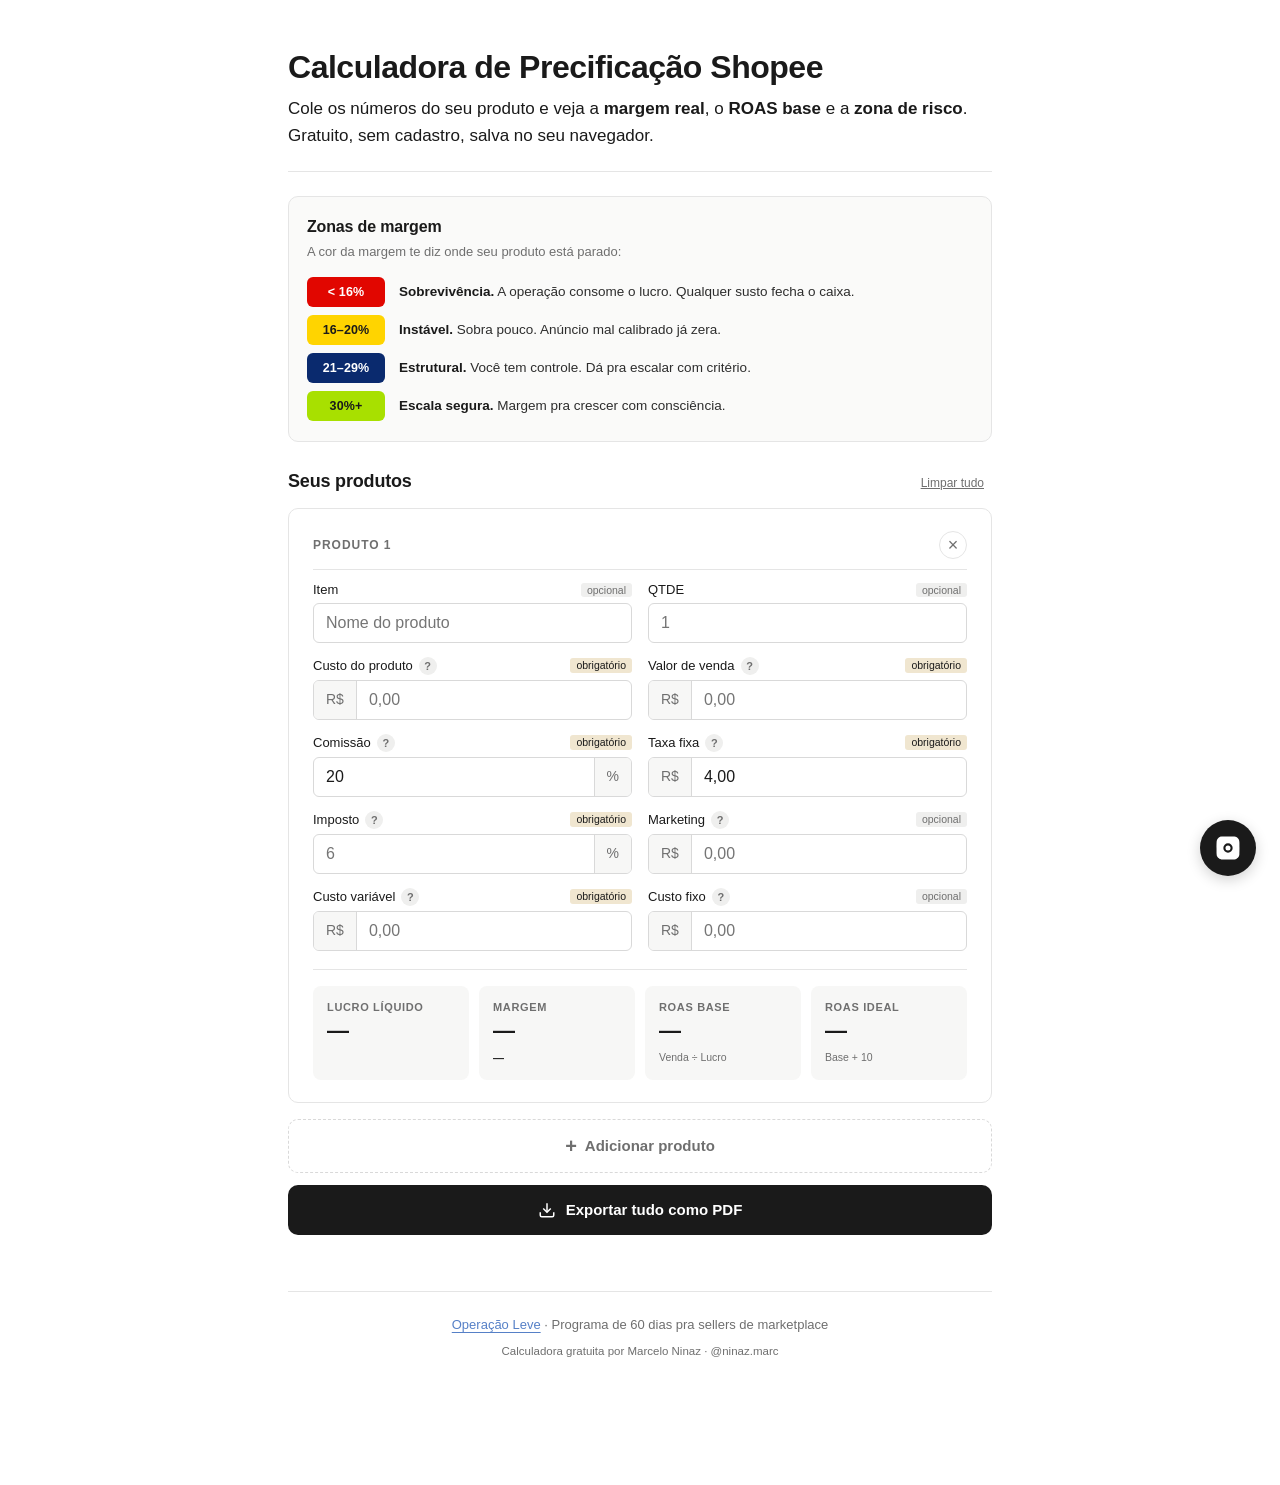
<file: margem.html>
<!DOCTYPE html>
<html lang="pt-BR">
<head>
  <meta charset="UTF-8" />
  <meta name="viewport" content="width=device-width, initial-scale=1.0" />
  <meta name="theme-color" content="#ffffff" />

  <title>Calculadora de Precificação Shopee · Operação Leve</title>
  <meta name="description" content="Calculadora gratuita de margem real, ROAS base e zona de risco pra sellers de Shopee. Sem cadastro, mobile-first, criada por Marcelo Ninaz." />
  <meta name="author" content="Marcelo Ninaz" />

  <meta property="og:title" content="Calculadora de Precificação Shopee · Operação Leve" />
  <meta property="og:description" content="Margem real, ROAS base e zona de risco do seu produto Shopee em segundos. Gratuito, sem cadastro." />
  <meta property="og:type" content="website" />
  <meta property="og:locale" content="pt_BR" />

  <link rel="icon" type="image/svg+xml" href="assets/favicon.svg" />
  <link rel="stylesheet" href="styles.css" />
  <link rel="stylesheet" href="margem.css" />
</head>
<body>
  <!-- Cabeçalho que só aparece no print -->
  <div class="print-header" aria-hidden="true">
    <div class="print-brand">◉ ΝΙΝΔZ</div>
    <div class="print-meta">
      <div class="print-title">Calculadora de Precificação Shopee</div>
      <div class="print-date" id="print-date"></div>
    </div>
  </div>

  <main class="calc-page">

    <header class="calc-hero">
      <h1>Calculadora de Precificação Shopee</h1>
      <p class="lede">
        Cole os números do seu produto e veja a <strong>margem real</strong>,
        o <strong>ROAS base</strong> e a <strong>zona de risco</strong>.
        Gratuito, sem cadastro, salva no seu navegador.
      </p>
    </header>

    <section class="zones-legend">
      <h2>Zonas de margem</h2>
      <p class="zones-sub">A cor da margem te diz onde seu produto está parado:</p>
      <div class="zones-list">
        <span class="zone-chip zone-red">&lt; 16%</span>
        <span class="zone-text"><strong>Sobrevivência.</strong> A operação consome o lucro. Qualquer susto fecha o caixa.</span>

        <span class="zone-chip zone-yellow">16–20%</span>
        <span class="zone-text"><strong>Instável.</strong> Sobra pouco. Anúncio mal calibrado já zera.</span>

        <span class="zone-chip zone-blue">21–29%</span>
        <span class="zone-text"><strong>Estrutural.</strong> Você tem controle. Dá pra escalar com critério.</span>

        <span class="zone-chip zone-green">30%+</span>
        <span class="zone-text"><strong>Escala segura.</strong> Margem pra crescer com consciência.</span>
      </div>
    </section>

    <section class="products-section">
      <div class="products-header">
        <h2>Seus produtos</h2>
        <button type="button" id="reset-all" class="link-btn" title="Apagar tudo">Limpar tudo</button>
      </div>
      <div id="products"></div>
      <button type="button" id="add-product" class="add-product-btn">
        <span>+</span> Adicionar produto
      </button>

      <button type="button" data-action="export-pdf" class="export-pdf-btn-bottom" title="Salvar como PDF">
        <svg width="18" height="18" viewBox="0 0 24 24" fill="none" stroke="currentColor" stroke-width="2" aria-hidden="true">
          <path d="M21 15v4a2 2 0 0 1-2 2H5a2 2 0 0 1-2-2v-4"/>
          <polyline points="7 10 12 15 17 10"/>
          <line x1="12" y1="15" x2="12" y2="3"/>
        </svg>
        Exportar tudo como PDF
      </button>
    </section>

    <footer class="calc-footer">
      <p><a href="index.html">Operação Leve</a> · Programa de 60 dias pra sellers de marketplace</p>
      <p class="footer-credits">Calculadora gratuita por Marcelo Ninaz · @ninaz.marc</p>
    </footer>

  </main>

  <!-- Tooltip popover (movido pelo JS) -->
  <div id="tooltip" class="tooltip" role="dialog" aria-hidden="true">
    <div class="tooltip-content"></div>
    <button type="button" class="tooltip-close" aria-label="Fechar">×</button>
  </div>

  <!-- Floating Instagram (consistência com a carta) -->
  <a class="instagram-float" href="https://www.instagram.com/ninaz.marc/" target="_blank" rel="noopener" aria-label="Me chamar no Instagram">
    <svg viewBox="0 0 24 24" width="28" height="28" fill="currentColor" aria-hidden="true">
      <path d="M12 2.16c3.2 0 3.58.01 4.85.07 1.17.05 1.8.25 2.23.41.56.22.96.48 1.38.9.42.42.68.82.9 1.38.16.42.36 1.06.41 2.23.06 1.27.07 1.65.07 4.85s-.01 3.58-.07 4.85c-.05 1.17-.25 1.8-.41 2.23a3.71 3.71 0 0 1-.9 1.38 3.71 3.71 0 0 1-1.38.9c-.42.16-1.06.36-2.23.41-1.27.06-1.65.07-4.85.07s-3.58-.01-4.85-.07c-1.17-.05-1.8-.25-2.23-.41a3.71 3.71 0 0 1-1.38-.9 3.71 3.71 0 0 1-.9-1.38c-.16-.42-.36-1.06-.41-2.23-.06-1.27-.07-1.65-.07-4.85s.01-3.58.07-4.85c.05-1.17.25-1.8.41-2.23.22-.56.48-.96.9-1.38.42-.42.82-.68 1.38-.9.42-.16 1.06-.36 2.23-.41C8.42 2.17 8.8 2.16 12 2.16zm0 5.84a4 4 0 1 0 0 8 4 4 0 0 0 0-8zm5.2-.6a.93.93 0 1 1 0 1.86.93.93 0 0 1 0-1.86zM12 9.84a2.16 2.16 0 1 1 0 4.32 2.16 2.16 0 0 1 0-4.32z"/>
    </svg>
  </a>

  <!-- Template do produto (clonado pelo JS) -->
  <template id="product-template">
    <article class="product-card" data-product-id="">
      <div class="card-header">
        <span class="product-num">Produto 1</span>
        <button type="button" class="delete-btn" aria-label="Remover produto" title="Remover">×</button>
      </div>

      <div class="inputs-grid">
        <div class="input-row" data-field="item">
          <label>
            <span class="label-text">Item</span>
            <small class="opt">opcional</small>
          </label>
          <input type="text" data-name="item" placeholder="Nome do produto" autocomplete="off" />
        </div>

        <div class="input-row" data-field="qtde">
          <label>
            <span class="label-text">QTDE</span>
            <small class="opt">opcional</small>
          </label>
          <input type="number" data-name="qtde" inputmode="numeric" min="1" step="1" placeholder="1" />
        </div>

        <div class="input-row required currency" data-field="custo">
          <label>
            <span class="label-text">Custo do produto</span>
            <button type="button" class="tip-btn" data-tip="Quanto você paga pelo produto (preço do fornecedor). Sem incluir frete, embalagem, taxas — só o custo bruto do que você compra.">?</button>
            <small class="req">obrigatório</small>
          </label>
          <div class="input-wrap"><span class="prefix">R$</span><input type="text" data-name="custo" data-mask="currency" inputmode="decimal" placeholder="0,00" /></div>
        </div>

        <div class="input-row required currency" data-field="venda">
          <label>
            <span class="label-text">Valor de venda</span>
            <button type="button" class="tip-btn" data-tip="Preço de venda do produto no marketplace, já com o markup que você decidiu.">?</button>
            <small class="req">obrigatório</small>
          </label>
          <div class="input-wrap"><span class="prefix">R$</span><input type="text" data-name="venda" data-mask="currency" inputmode="decimal" placeholder="0,00" /></div>
        </div>

        <div class="input-row required percent" data-field="comissaoPct">
          <label>
            <span class="label-text">Comissão</span>
            <button type="button" class="tip-btn" data-tip="% que a Shopee cobra sobre a venda. Mall padrão: 20%. Programa Frete Grátis: 14% a 22% dependendo do tier. Sua categoria pode variar — confere no painel.">?</button>
            <small class="req">obrigatório</small>
          </label>
          <div class="input-wrap"><input type="text" data-name="comissaoPct" data-mask="percent" inputmode="decimal" placeholder="20" value="20" /><span class="suffix">%</span></div>
        </div>

        <div class="input-row required currency" data-field="taxa">
          <label>
            <span class="label-text">Taxa fixa</span>
            <button type="button" class="tip-btn" data-tip="Taxa fixa que a Shopee cobra por pedido. Atualmente R$ 4,00 para vendas a partir de R$ 8.">?</button>
            <small class="req">obrigatório</small>
          </label>
          <div class="input-wrap"><span class="prefix">R$</span><input type="text" data-name="taxa" data-mask="currency" inputmode="decimal" placeholder="4,00" value="4,00" /></div>
        </div>

        <div class="input-row required percent" data-field="impostoPct">
          <label>
            <span class="label-text">Imposto</span>
            <button type="button" class="tip-btn" data-tip="Sua alíquota de imposto sobre a venda. Simples Nacional varia conforme o anexo e faturamento; MEI tem alíquota fixa. Se não sabe, fala com seu contador.">?</button>
            <small class="req">obrigatório</small>
          </label>
          <div class="input-wrap"><input type="text" data-name="impostoPct" data-mask="percent" inputmode="decimal" placeholder="6" /><span class="suffix">%</span></div>
        </div>

        <div class="input-row currency" data-field="marketing">
          <label>
            <span class="label-text">Marketing</span>
            <button type="button" class="tip-btn" data-tip="Valor do brinde / lembrança que você inclui no pacote (bala, cartãozinho, amostra, mimo). Não confunda com anúncios — isso é o custo por unidade do que vai dentro do envelope.">?</button>
            <small class="opt">opcional</small>
          </label>
          <div class="input-wrap"><span class="prefix">R$</span><input type="text" data-name="marketing" data-mask="currency" inputmode="decimal" placeholder="0,00" /></div>
        </div>

        <div class="input-row required currency" data-field="custoVar">
          <label>
            <span class="label-text">Custo variável</span>
            <button type="button" class="tip-btn" data-tip="Tudo que você gasta pra deixar o pacote pronto pra despachar: envelope, etiqueta, plástico, papelão, fita, sacolinha. Por unidade.">?</button>
            <small class="req">obrigatório</small>
          </label>
          <div class="input-wrap"><span class="prefix">R$</span><input type="text" data-name="custoVar" data-mask="currency" inputmode="decimal" placeholder="0,00" /></div>
        </div>

        <div class="input-row currency" data-field="custoFixo">
          <label>
            <span class="label-text">Custo fixo</span>
            <button type="button" class="tip-btn" data-tip="Diluição de custos fixos por unidade: aluguel, água, luz, internet, telefone, salário, mensalidades. Você pega o custo fixo mensal total e divide pela média de unidades vendidas no mês.">?</button>
            <small class="opt">opcional</small>
          </label>
          <div class="input-wrap"><span class="prefix">R$</span><input type="text" data-name="custoFixo" data-mask="currency" inputmode="decimal" placeholder="0,00" /></div>
        </div>
      </div>

      <div class="results">
        <div class="result-box result-lucro">
          <span class="result-label">Lucro líquido</span>
          <span class="result-value" data-result="lucro">—</span>
        </div>
        <div class="result-box result-margem" data-zone="">
          <span class="result-label">Margem</span>
          <span class="result-value" data-result="margem">—</span>
          <span class="result-zone" data-result="zone">—</span>
        </div>
        <div class="result-box result-roas">
          <span class="result-label">ROAS base</span>
          <span class="result-value" data-result="roasBase">—</span>
          <span class="result-hint">Venda ÷ Lucro</span>
        </div>
        <div class="result-box result-roas-ideal">
          <span class="result-label">ROAS ideal</span>
          <span class="result-value" data-result="roasIdeal">—</span>
          <span class="result-hint">Base + 10</span>
        </div>
      </div>

      <div class="summary">
        <div class="summary-title" data-result="summaryTitle">Produto 1</div>
        <ul class="summary-list" data-result="summaryList"></ul>
      </div>
    </article>
  </template>

  <script src="margem.js"></script>
</body>
</html>
</file>
<file: styles.css>
/* Operação Leve · Ninaz
   Estilo: p&b, minimalista, mobile-first (95% acesso mobile) */

:root {
  --bg: #ffffff;
  --ink: #1a1a1a;
  --ink-soft: #2d2d2d;
  --ink-muted: #6f6f6f;
  --rule: #e5e5e5;
  --link: #5680c7;
  --max-width: 680px;
}

*,
*::before,
*::after {
  box-sizing: border-box;
  margin: 0;
  padding: 0;
}

html {
  -webkit-text-size-adjust: 100%;
  scroll-behavior: smooth;
}

body {
  background: var(--bg);
  color: var(--ink);
  font-family: -apple-system, BlinkMacSystemFont, "Inter", "Segoe UI", Roboto, "Helvetica Neue", Arial, sans-serif;
  font-size: 17px;
  line-height: 1.65;
  text-rendering: optimizeLegibility;
  -webkit-font-smoothing: antialiased;
  -moz-osx-font-smoothing: grayscale;
}

/* --- Layout base (mobile-first) --- */

.letter {
  max-width: var(--max-width);
  margin: 0 auto;
  padding: 32px 22px 100px;
}

p {
  margin: 0 0 18px;
  color: var(--ink-soft);
}

p strong,
strong {
  color: var(--ink);
  font-weight: 600;
}

a {
  color: var(--link);
  text-decoration: underline;
  text-decoration-thickness: 1px;
  text-underline-offset: 3px;
}

a:hover {
  text-decoration-thickness: 2px;
}

ol,
ul {
  margin: 0 0 18px;
  padding-left: 22px;
  color: var(--ink-soft);
}

li {
  margin-bottom: 6px;
}

/* --- Headings --- */

h1 {
  font-weight: 700;
  font-size: 30px;
  line-height: 1.15;
  letter-spacing: -0.015em;
  color: var(--ink);
  margin: 0 0 20px;
}

h2 {
  font-weight: 700;
  font-size: 22px;
  line-height: 1.25;
  letter-spacing: -0.01em;
  color: var(--ink);
  margin: 40px 0 16px;
}

h3 {
  font-weight: 600;
  font-size: 18px;
  line-height: 1.3;
  color: var(--ink);
  margin: 24px 0 12px;
}

/* --- Hero --- */

.hero {
  padding-bottom: 28px;
  margin-bottom: 32px;
  border-bottom: 1px solid var(--rule);
}

.eyebrow {
  font-size: 12px;
  font-weight: 600;
  letter-spacing: 0.1em;
  text-transform: uppercase;
  color: var(--ink-muted);
  margin: 0 0 16px !important;
}

/* --- Brand mark (logo NINAZ) --- */

.brand-mark {
  font-size: 16px;
  font-weight: 400;
  color: var(--ink);
  margin: 0 0 22px !important;
  display: inline-block;
}

.hero h1 {
  margin-bottom: 18px;
}

.lede {
  font-size: 16px;
  line-height: 1.55;
  font-weight: 500;
  color: var(--ink);
  margin: 0;
}

/* --- Bio --- */

.bio {
  margin-bottom: 16px;
  padding-bottom: 16px;
  border-bottom: 1px solid var(--rule);
}

.bio p:last-child {
  margin-bottom: 0;
}

/* --- Blocks --- */

.block {
  margin-bottom: 8px;
}

.block + .block {
  margin-top: 16px;
  padding-top: 24px;
  border-top: 1px solid var(--rule);
}

.block + .block > h2:first-child {
  margin-top: 0;
}

.subtitle {
  font-size: 17px;
  font-weight: 500;
  font-style: italic;
  color: var(--ink-muted);
  margin: -8px 0 18px !important;
}

.callout {
  border-left: 3px solid var(--ink);
  padding-left: 14px;
  margin: 20px 0 !important;
  font-size: 17px;
  color: var(--ink) !important;
}

/* --- Phases (sem cards, só dividers) --- */

.phase {
  padding: 20px 0;
  border-top: 1px solid var(--rule);
}

.phase:last-of-type {
  border-bottom: 1px solid var(--rule);
}

.phase-num {
  font-size: 11px;
  font-weight: 600;
  letter-spacing: 0.12em;
  text-transform: uppercase;
  color: var(--ink-muted);
  margin: 0 0 6px !important;
}

.phase h3 {
  margin: 0 0 14px;
}

blockquote {
  font-style: italic;
  font-size: 17px;
  line-height: 1.5;
  color: var(--ink);
  border-left: 3px solid var(--ink);
  padding-left: 14px;
  margin: 18px 0;
}

.closer {
  margin-top: 24px !important;
  font-size: 16px;
  font-weight: 500;
  color: var(--ink) !important;
}

/* --- Formats (Grupo / 1:1) --- */

.formats {
  margin-top: 18px;
}

.format {
  padding: 24px 0;
  border-top: 1px solid var(--rule);
}

/* .format:last-of-type sem border-bottom — o .block + .block seguinte já desenha o divisor */

.format-tag {
  font-size: 11px;
  font-weight: 600;
  letter-spacing: 0.12em;
  text-transform: uppercase;
  color: var(--ink-muted);
  margin: 0 0 6px !important;
  display: block;
}

.format h3 {
  margin: 0 0 4px;
}

.format .duration {
  font-size: 14px;
  font-weight: 500;
  color: var(--ink-muted) !important;
  margin: 0 0 14px !important;
}

.format .meta {
  margin-top: 14px !important;
  font-size: 13px;
  color: var(--ink-muted) !important;
}

/* --- CTA --- */

.cta {
  padding: 32px 0;
  margin-top: 40px;
  border-top: 1px solid var(--rule);
  border-bottom: 1px solid var(--rule);
}

.cta h2 {
  margin-top: 0;
  margin-bottom: 14px;
}

.cta ol {
  margin: 0 0 18px;
}

.cta-button {
  display: inline-flex;
  align-items: center;
  justify-content: center;
  gap: 10px;
  background: var(--ink);
  color: #ffffff !important;
  font-weight: 600;
  font-size: 16px;
  text-decoration: none !important;
  padding: 16px 26px;
  border-radius: 4px;
  margin-top: 14px;
  min-height: 52px;
  width: 100%;
  text-align: center;
  transition: background 0.18s ease, transform 0.12s ease;
}

.cta-button:hover {
  background: #000000;
}

.cta-button:active {
  transform: scale(0.98);
}

.cta-button svg {
  flex-shrink: 0;
}

.cta-handle {
  font-size: 14px !important;
  color: var(--ink-muted) !important;
  margin-top: 12px !important;
  margin-bottom: 0 !important;
  text-align: center;
}

/* --- Signoff --- */

.signoff {
  margin: 36px 0;
}

.signoff p {
  margin: 0;
  font-weight: 500;
  font-size: 17px;
  color: var(--ink);
}

/* --- Postscripts --- */

.postscripts {
  border-top: 1px solid var(--rule);
  padding-top: 28px;
}

.ps {
  margin-bottom: 28px;
}

.ps:last-child {
  margin-bottom: 0;
}

.ps-label {
  font-size: 14px;
  font-weight: 700;
  letter-spacing: 0.04em;
  color: var(--ink);
  margin: 0 0 8px !important;
}

.ps p {
  margin-bottom: 10px;
}

.ps p:last-child {
  margin-bottom: 0;
}

/* --- Site footer --- */

.site-footer {
  margin-top: 48px;
  padding-top: 22px;
  border-top: 1px solid var(--rule);
  text-align: center;
}

.site-footer p {
  margin: 0;
  font-size: 12px;
  color: var(--ink-muted);
}

/* --- Floating Instagram (p&b discreto) --- */

.instagram-float {
  position: fixed;
  bottom: 16px;
  right: 16px;
  width: 50px;
  height: 50px;
  background: var(--ink);
  color: #ffffff;
  border-radius: 50%;
  display: flex;
  align-items: center;
  justify-content: center;
  box-shadow: 0 4px 14px rgba(0, 0, 0, 0.18);
  z-index: 100;
  transition: transform 0.18s ease, background 0.18s ease;
  text-decoration: none !important;
}

.instagram-float:hover {
  background: #000000;
  transform: scale(1.05);
}

/* --- Tablet & Desktop (acima de 640px) --- */

@media (min-width: 640px) {
  body {
    font-size: 18px;
    line-height: 1.7;
  }

  .letter {
    padding: 56px 32px 120px;
  }

  h1 {
    font-size: 38px;
  }

  h2 {
    font-size: 26px;
    margin: 48px 0 18px;
  }

  h3 {
    font-size: 20px;
  }

  .lede {
    font-size: 19px;
  }

  .cta-button {
    width: auto;
    font-size: 17px;
  }

  .cta-handle {
    text-align: left;
  }

  .instagram-float {
    width: 56px;
    height: 56px;
    bottom: 24px;
    right: 24px;
  }
}

/* --- Desktop largo (acima de 900px) --- */

@media (min-width: 900px) {
  .letter {
    padding-top: 72px;
  }

  h1 {
    font-size: 44px;
  }
}

/* --- Acessibilidade --- */

@media (prefers-reduced-motion: reduce) {
  *,
  *::before,
  *::after {
    transition: none !important;
    animation: none !important;
    scroll-behavior: auto !important;
  }
}

/* --- Toque mobile: alvo mínimo 44px --- */

.cta-button,
.instagram-float {
  -webkit-tap-highlight-color: transparent;
  touch-action: manipulation;
}
</file>
<file: carta-longa.css>
/* Cartas longas (Grupo / 1:1)
   Extende styles.css. Mesmos princípios: P&B, minimalista, mobile-first. */

.long-letter {
  max-width: 720px;
}

/* Header */

.back-link-top {
  display: block;
  font-size: 13px;
  margin: 8px 0 22px 0;
  text-decoration: none !important;
  color: var(--ink-muted) !important;
}
.back-link-top:hover { color: var(--ink) !important; }

.format-tag-hero {
  font-size: 11px !important;
  font-weight: 600;
  letter-spacing: 0.14em;
  text-transform: uppercase;
  color: var(--ink-muted) !important;
  margin: 0 0 12px !important;
}

/* Callout de preço */

.investment {
  padding: 28px 0;
  margin: 16px 0;
  border-top: 1px solid var(--rule);
  border-bottom: 1px solid var(--rule);
}

.price-callout {
  text-align: center;
  margin: 8px 0 24px !important;
  padding: 24px;
  background: var(--ink);
  color: #fff !important;
  border-radius: 8px;
  font-size: 14px;
  line-height: 1.4;
}
.price-callout strong {
  display: block;
  font-size: 36px;
  font-weight: 700;
  letter-spacing: -0.01em;
  color: #fff !important;
  margin-bottom: 4px;
}
.price-callout span {
  display: block;
  font-size: 14px;
  font-weight: 500;
  opacity: 0.85;
}

/* Callout da palavra-chave (QUERO O 1:1 etc) */

.keyword-callout {
  text-align: center;
  margin: 14px 0 18px !important;
  padding: 18px;
  background: var(--surface, #f7f7f6);
  border: 2px dashed var(--ink);
  border-radius: 8px;
  font-size: 17px !important;
  letter-spacing: 0.05em;
  color: var(--ink) !important;
}
.keyword-callout strong {
  font-size: 20px;
  font-weight: 700;
}

/* FAQ (acordeão usando <details>/<summary>) */

.faq details {
  border-top: 1px solid var(--rule);
  padding: 18px 0;
}
.faq details:last-of-type {
  border-bottom: 1px solid var(--rule);
}
.faq summary {
  cursor: pointer;
  font-weight: 600;
  font-size: 16px;
  color: var(--ink);
  list-style: none;
  display: flex;
  align-items: center;
  justify-content: space-between;
  gap: 12px;
  padding-right: 4px;
}
.faq summary::-webkit-details-marker { display: none; }
.faq summary::after {
  content: "+";
  font-size: 22px;
  font-weight: 400;
  color: var(--ink-muted);
  flex-shrink: 0;
  transition: transform 0.18s ease;
}
.faq details[open] summary::after {
  content: "−";
  color: var(--ink);
}
.faq details p {
  margin-top: 12px;
}
.faq details p:last-child {
  margin-bottom: 0;
}

/* Signature do PS */

.signature {
  margin-top: 24px !important;
  font-weight: 600;
  color: var(--ink) !important;
}

/* --- Botões WhatsApp (verde) --- */

.cta-whatsapp {
  background: #25D366 !important;
  color: #fff !important;
}
.cta-whatsapp:hover { background: #1ebe57 !important; }

.whatsapp-float {
  position: fixed;
  bottom: 16px;
  right: 16px;
  width: 56px;
  height: 56px;
  background: #25D366;
  color: #ffffff;
  border-radius: 50%;
  display: flex;
  align-items: center;
  justify-content: center;
  box-shadow: 0 4px 14px rgba(37, 211, 102, 0.4);
  z-index: 100;
  transition: transform 0.18s ease, background 0.18s ease;
  text-decoration: none !important;
}
.whatsapp-float:hover {
  background: #1ebe57;
  transform: scale(1.05);
}

@media (min-width: 640px) {
  .whatsapp-float {
    width: 60px;
    height: 60px;
    bottom: 24px;
    right: 24px;
  }
}

/* --- Tablet & Desktop (acima de 640px) --- */

@media (min-width: 640px) {
  .price-callout strong {
    font-size: 44px;
  }
}
</file>
<file: margem.css>
/* Calculadora de Precificação Shopee · Operação Leve
   Extende styles.css. Mobile-first, mesma paleta P&B + 4 cores de zona. */

:root {
  --zone-red:    #e10600; /* vermelho ferrari */
  --zone-yellow: #ffd400; /* amarelo 100% */
  --zone-blue:   #0a2a6e; /* azul escuro */
  --zone-green:  #a8e000; /* verde limão */
  --surface:     #f7f7f6;
  --surface-2:   #efefee;
  --input-border:#d9d9d9;
  --input-bg:    #ffffff;
  --danger:      #e10600;
}

.calc-page {
  max-width: 760px;
  margin: 0 auto;
  padding: 24px 18px 100px;
}

/* --- Header --- */

.back-link {
  display: inline-block;
  font-size: 13px;
  margin-bottom: 18px;
  text-decoration: none !important;
  color: var(--ink-muted) !important;
}
.back-link:hover { color: var(--ink) !important; }

.calc-hero {
  padding-bottom: 22px;
  margin-bottom: 24px;
  border-bottom: 1px solid var(--rule);
}
.calc-hero h1 {
  font-size: 26px;
  line-height: 1.2;
  margin-bottom: 10px;
}
.calc-hero .lede {
  font-size: 15px;
  line-height: 1.55;
}

/* --- Zones legend --- */

.zones-legend {
  margin-bottom: 28px;
  padding: 20px 18px;
  background: #fafaf9;
  border: 1px solid var(--rule);
  border-radius: 10px;
}
.zones-legend h2 {
  margin: 0 0 4px;
  font-size: 16px;
}
.zones-sub {
  font-size: 13px;
  color: var(--ink-muted);
  margin: 0 0 14px !important;
}
.zones-list {
  list-style: none;
  padding: 0;
  margin: 0;
  display: grid;
  grid-template-columns: 78px 1fr;
  gap: 8px 14px;
  align-items: center;
}

.zone-chip {
  display: flex;
  align-items: center;
  justify-content: center;
  height: 30px;
  padding: 0 10px;
  border-radius: 6px;
  font-size: 12.5px;
  font-weight: 800;
  letter-spacing: 0.01em;
  font-variant-numeric: tabular-nums;
}
.zone-text {
  font-size: 13.5px;
  line-height: 1.4;
  color: var(--ink-soft);
}
.zone-text strong { color: var(--ink); }

.zone-red    { background: var(--zone-red);    color: #fff; }
.zone-yellow { background: var(--zone-yellow); color: #1a1a1a; }
.zone-blue   { background: var(--zone-blue);   color: #fff; }
.zone-green  { background: var(--zone-green);  color: #1a1a1a; }

/* --- Products section --- */

.products-section {
  margin-top: 16px;
}
.products-header {
  display: flex;
  align-items: baseline;
  justify-content: space-between;
  margin-bottom: 14px;
}
.products-header h2 {
  margin: 0;
  font-size: 18px;
}
.products-actions {
  display: flex;
  align-items: center;
  gap: 8px;
}
.action-btn {
  display: inline-flex;
  align-items: center;
  gap: 6px;
  background: var(--ink);
  color: #fff;
  border: none;
  border-radius: 6px;
  padding: 8px 12px;
  font-size: 12.5px;
  font-weight: 600;
  cursor: pointer;
  font-family: inherit;
  transition: background 0.15s ease;
}
.action-btn:hover { background: #000; }
.action-btn svg { flex-shrink: 0; }

.link-btn {
  background: none;
  border: none;
  font-size: 12px;
  color: var(--ink-muted);
  cursor: pointer;
  padding: 4px 8px;
  font-family: inherit;
  text-decoration: underline;
}
.link-btn:hover { color: var(--danger); }

/* Cabeçalho de impressão (escondido na tela) */
.print-header { display: none; }

/* --- Product card --- */

#products {
  display: flex;
  flex-direction: column;
  gap: 16px;
}

.product-card {
  border: 1px solid var(--rule);
  border-radius: 10px;
  padding: 16px;
  background: #fff;
}

.card-header {
  display: flex;
  align-items: center;
  justify-content: space-between;
  margin-bottom: 12px;
  padding-bottom: 10px;
  border-bottom: 1px solid var(--rule);
}
.product-num {
  font-size: 12px;
  font-weight: 700;
  letter-spacing: 0.08em;
  text-transform: uppercase;
  color: var(--ink-muted);
}
.delete-btn {
  background: none;
  border: 1px solid var(--rule);
  border-radius: 50%;
  width: 28px;
  height: 28px;
  font-size: 18px;
  line-height: 1;
  color: var(--ink-muted);
  cursor: pointer;
  font-family: inherit;
  display: flex;
  align-items: center;
  justify-content: center;
  transition: all 0.15s ease;
}
.delete-btn:hover {
  border-color: var(--danger);
  color: var(--danger);
  background: #fff5f5;
}

/* --- Input grid --- */

.inputs-grid {
  display: grid;
  grid-template-columns: 1fr;
  gap: 12px;
}

.input-row label {
  display: flex;
  align-items: center;
  gap: 6px;
  font-size: 13px;
  font-weight: 500;
  color: var(--ink);
  margin-bottom: 5px;
  line-height: 1.2;
}
.label-text { flex-shrink: 0; }

.opt, .req {
  font-size: 10.5px;
  font-weight: 500;
  text-transform: lowercase;
  margin-left: auto;
  padding: 1px 6px;
  border-radius: 3px;
}
.opt {
  color: var(--ink-muted);
  background: var(--surface-2);
}
.req {
  color: var(--ink);
  background: #f0e6d0;
}

.input-wrap {
  position: relative;
  display: flex;
  align-items: stretch;
  border: 1px solid var(--input-border);
  border-radius: 6px;
  background: var(--input-bg);
  overflow: hidden;
  transition: border-color 0.15s ease;
}
.input-wrap:focus-within {
  border-color: var(--ink);
}

.input-row input[type="text"],
.input-row input[type="number"] {
  flex: 1;
  border: none;
  background: transparent;
  padding: 10px 12px;
  font-size: 16px;
  font-family: inherit;
  color: var(--ink);
  width: 100%;
  outline: none;
  -moz-appearance: textfield;
}
.input-row input[type="number"]::-webkit-outer-spin-button,
.input-row input[type="number"]::-webkit-inner-spin-button {
  -webkit-appearance: none;
  margin: 0;
}

/* Inputs sem wrapper (item, qtde) precisam de borda direta */
.input-row[data-field="item"] input,
.input-row[data-field="qtde"] input {
  border: 1px solid var(--input-border);
  border-radius: 6px;
  background: var(--input-bg);
  outline: none;
  transition: border-color 0.15s ease;
}
.input-row[data-field="item"] input:focus,
.input-row[data-field="qtde"] input:focus {
  border-color: var(--ink);
}

.prefix, .suffix {
  background: var(--surface);
  color: var(--ink-muted);
  font-size: 14px;
  font-weight: 500;
  padding: 0 12px;
  display: flex;
  align-items: center;
  border-right: 1px solid var(--input-border);
  user-select: none;
}
.suffix {
  border-right: none;
  border-left: 1px solid var(--input-border);
}

/* Required em vermelho quando vazio E tocado */
.input-row.required.invalid .input-wrap {
  border-color: var(--danger);
}

/* Tip button */
.tip-btn {
  background: var(--surface-2);
  border: none;
  width: 18px;
  height: 18px;
  border-radius: 50%;
  font-size: 11px;
  font-weight: 700;
  color: var(--ink-muted);
  cursor: pointer;
  font-family: inherit;
  display: inline-flex;
  align-items: center;
  justify-content: center;
  padding: 0;
  transition: all 0.15s ease;
}
.tip-btn:hover {
  background: var(--ink);
  color: #fff;
}

/* --- Tooltip popover --- */

.tooltip {
  position: fixed;
  z-index: 1000;
  max-width: 280px;
  background: var(--ink);
  color: #fff;
  padding: 12px 32px 12px 14px;
  border-radius: 8px;
  font-size: 13px;
  line-height: 1.45;
  box-shadow: 0 8px 24px rgba(0,0,0,0.2);
  display: none;
}
.tooltip.is-open { display: block; }
.tooltip-content { padding-right: 0; }
.tooltip-close {
  position: absolute;
  top: 4px;
  right: 6px;
  background: none;
  border: none;
  color: #fff;
  font-size: 20px;
  line-height: 1;
  cursor: pointer;
  padding: 4px 8px;
  font-family: inherit;
}

/* --- Results --- */

.results {
  display: grid;
  grid-template-columns: repeat(2, 1fr);
  gap: 8px;
  margin-top: 18px;
  padding-top: 16px;
  border-top: 1px solid var(--rule);
}

.result-box {
  background: var(--surface);
  border-radius: 8px;
  padding: 12px 14px;
  display: flex;
  flex-direction: column;
  gap: 2px;
  min-height: 72px;
}
.result-label {
  font-size: 11px;
  font-weight: 600;
  letter-spacing: 0.06em;
  text-transform: uppercase;
  color: var(--ink-muted);
}
.result-value {
  font-size: 20px;
  font-weight: 700;
  color: var(--ink);
  font-variant-numeric: tabular-nums;
  line-height: 1.2;
}
.result-hint {
  font-size: 10.5px;
  color: var(--ink-muted);
  margin-top: 2px;
}
.result-zone {
  font-size: 11px;
  font-weight: 600;
  letter-spacing: 0.04em;
  text-transform: uppercase;
  margin-top: 2px;
  opacity: 0.95;
}

/* Margem com cor da zona */
.result-margem[data-zone="red"]    { background: var(--zone-red); }
.result-margem[data-zone="yellow"] { background: var(--zone-yellow); }
.result-margem[data-zone="blue"]   { background: var(--zone-blue); }
.result-margem[data-zone="green"]  { background: var(--zone-green); }

/* Texto branco em vermelho e azul */
.result-margem[data-zone="red"] .result-label,
.result-margem[data-zone="red"] .result-value,
.result-margem[data-zone="red"] .result-zone,
.result-margem[data-zone="blue"] .result-label,
.result-margem[data-zone="blue"] .result-value,
.result-margem[data-zone="blue"] .result-zone {
  color: #fff;
}

/* Texto escuro em amarelo e verde limão (contraste) */
.result-margem[data-zone="yellow"] .result-label,
.result-margem[data-zone="yellow"] .result-value,
.result-margem[data-zone="yellow"] .result-zone,
.result-margem[data-zone="green"] .result-label,
.result-margem[data-zone="green"] .result-value,
.result-margem[data-zone="green"] .result-zone {
  color: #1a1a1a;
}

/* Lucro negativo */
.result-lucro.is-negative .result-value {
  color: var(--danger);
}

/* --- Summary (prévia dos valores) --- */

.summary {
  margin-top: 16px;
  padding: 14px 16px;
  background: var(--surface);
  border-radius: 8px;
  border: 1px solid var(--rule);
}
.summary-title {
  font-size: 11px;
  font-weight: 700;
  letter-spacing: 0.08em;
  text-transform: uppercase;
  color: var(--ink-muted);
  margin-bottom: 8px;
}
.summary-list {
  list-style: none;
  padding: 0;
  margin: 0;
  display: grid;
  grid-template-columns: 1fr;
  gap: 4px 16px;
  font-size: 13px;
}
.summary-list li {
  display: flex;
  align-items: baseline;
  justify-content: space-between;
  gap: 12px;
  padding: 4px 0;
  border-bottom: 1px dashed #e9e9e8;
}
.summary-list li:last-child { border-bottom: none; }
.summary-list .sum-label {
  color: var(--ink-muted);
}
.summary-list .sum-value {
  color: var(--ink);
  font-weight: 600;
  font-variant-numeric: tabular-nums;
}
.summary-list .sum-deduct .sum-value {
  color: var(--ink-soft);
}
.summary-list .sum-final {
  grid-column: 1 / -1;
  margin-top: 6px;
  padding-top: 10px;
  border-top: 1px solid var(--rule);
  border-bottom: none !important;
  font-size: 15px;
}
.summary-list .sum-final .sum-label,
.summary-list .sum-final .sum-value {
  color: var(--ink);
  font-weight: 700;
}

/* --- Add product button --- */

.add-product-btn {
  width: 100%;
  margin-top: 16px;
  background: #fff;
  border: 1.5px dashed var(--input-border);
  border-radius: 10px;
  padding: 16px;
  font-size: 15px;
  font-weight: 600;
  color: var(--ink-muted);
  cursor: pointer;
  font-family: inherit;
  transition: all 0.15s ease;
  display: flex;
  align-items: center;
  justify-content: center;
  gap: 8px;
}
.add-product-btn span {
  font-size: 20px;
  line-height: 1;
}
.add-product-btn:hover {
  border-color: var(--ink);
  color: var(--ink);
  background: var(--surface);
}

/* Botão grande de export no fim da planilha */
.export-pdf-btn-bottom {
  width: 100%;
  margin-top: 12px;
  background: var(--ink);
  color: #fff;
  border: none;
  border-radius: 10px;
  padding: 16px;
  font-size: 15px;
  font-weight: 600;
  cursor: pointer;
  font-family: inherit;
  display: flex;
  align-items: center;
  justify-content: center;
  gap: 10px;
  transition: background 0.15s ease, transform 0.12s ease;
}
.export-pdf-btn-bottom:hover { background: #000; }
.export-pdf-btn-bottom:active { transform: scale(0.99); }
.export-pdf-btn-bottom svg { flex-shrink: 0; }

/* --- Footer --- */

.calc-footer {
  margin-top: 56px;
  padding-top: 22px;
  border-top: 1px solid var(--rule);
  text-align: center;
}
.calc-footer p {
  margin: 0 0 4px;
  font-size: 13px;
  color: var(--ink-muted);
}
.footer-credits {
  font-size: 11.5px !important;
  margin-top: 6px !important;
}

/* --- Tablet & desktop (640px+) --- */

@media (min-width: 640px) {
  .calc-page {
    padding: 48px 28px 120px;
  }
  .calc-hero h1 {
    font-size: 32px;
  }
  .calc-hero .lede {
    font-size: 17px;
  }
  .inputs-grid {
    grid-template-columns: 1fr 1fr;
    gap: 14px 16px;
  }
  .results {
    grid-template-columns: repeat(4, 1fr);
    gap: 10px;
  }
  .product-card {
    padding: 22px 24px;
  }
  .summary-list {
    grid-template-columns: 1fr 1fr;
  }
}

/* --- Desktop largo (900px+) --- */

@media (min-width: 900px) {
  .result-value {
    font-size: 22px;
  }
}

/* --- Print / Salvar como PDF --- */

@media print {
  @page { size: A4; margin: 12mm 14mm; }

  body {
    background: #fff !important;
    font-size: 10pt;
    line-height: 1.4;
  }

  /* Esconde tudo que não interessa no PDF */
  .calc-hero,
  .back-link,
  .products-header,
  .products-actions,
  .add-product-btn,
  .export-pdf-btn-bottom,
  .calc-footer,
  .instagram-float,
  .tooltip,
  .tip-btn,
  .delete-btn,
  .card-header .delete-btn { display: none !important; }

  /* Cabeçalho de impressão visível só no PDF */
  .print-header {
    display: flex !important;
    align-items: baseline;
    justify-content: space-between;
    border-bottom: 2px solid #111;
    padding-bottom: 8px;
    margin-bottom: 14px;
  }
  .print-brand {
    font-size: 14pt;
    font-weight: 700;
  }
  .print-meta {
    text-align: right;
    font-size: 9.5pt;
  }
  .print-title { font-weight: 600; }
  .print-date { color: #666; margin-top: 2px; }

  .calc-page {
    padding: 0;
    max-width: none;
  }

  /* Zonas de margem mais compactas */
  .zones-legend {
    background: #fafaf9 !important;
    border: 1px solid #ddd !important;
    padding: 10px 12px !important;
    margin-bottom: 14px !important;
    page-break-inside: avoid;
  }
  .zones-legend h2 { font-size: 11pt !important; margin-bottom: 2px !important; }
  .zones-sub { font-size: 9pt !important; margin-bottom: 8px !important; }
  .zones-list { gap: 4px 12px !important; grid-template-columns: 82px 1fr !important; }
  .zone-chip { height: 22px !important; font-size: 9pt !important; padding: 0 6px !important; white-space: nowrap; }
  .zone-text { font-size: 9.5pt !important; line-height: 1.35 !important; }

  /* Garante cor de fundo nos chips e na margem (Chrome/Safari) */
  .zone-chip, .result-margem[data-zone] {
    -webkit-print-color-adjust: exact;
    print-color-adjust: exact;
  }

  /* Card de produto compacto */
  .product-card {
    border: 1px solid #ccc !important;
    border-radius: 8px;
    padding: 12px 14px !important;
    page-break-inside: avoid;
    margin-bottom: 12px;
  }
  .card-header {
    border-bottom: 1px solid #eee;
    padding-bottom: 6px;
    margin-bottom: 10px;
  }
  .product-num { font-size: 9pt !important; }

  /* Inputs viram texto plano legível */
  .inputs-grid {
    grid-template-columns: 1fr 1fr 1fr 1fr;
    gap: 6px 14px;
  }
  .input-row .opt, .input-row .req { display: none; }
  .input-row label {
    font-size: 8.5pt !important;
    margin-bottom: 2px !important;
    color: #666 !important;
  }
  .input-wrap, .input-row[data-field="item"] input, .input-row[data-field="qtde"] input {
    border: none !important;
    border-bottom: 1px solid #ccc !important;
    border-radius: 0 !important;
    background: transparent !important;
  }
  .prefix, .suffix {
    background: transparent !important;
    border: none !important;
    padding: 0 4px 0 0 !important;
    font-size: 9pt;
    color: #666 !important;
  }
  .input-row input {
    padding: 2px 4px !important;
    font-size: 10pt !important;
    font-weight: 600;
  }

  /* Resultados compactos */
  .results {
    grid-template-columns: repeat(4, 1fr) !important;
    gap: 6px !important;
    margin-top: 10px !important;
    padding-top: 10px !important;
  }
  .result-box {
    padding: 8px 10px !important;
    min-height: 0 !important;
    border: 1px solid #ddd;
    background: #fafaf9 !important;
  }
  .result-label { font-size: 8pt !important; }
  .result-value { font-size: 13pt !important; }
  .result-hint, .result-zone { font-size: 8pt !important; }

  /* Margem mantém a cor da zona */
  .result-margem[data-zone="red"]    { background: #e10600 !important; border-color: #e10600 !important; }
  .result-margem[data-zone="yellow"] { background: #ffd400 !important; border-color: #ffd400 !important; }
  .result-margem[data-zone="blue"]   { background: #0a2a6e !important; border-color: #0a2a6e !important; }
  .result-margem[data-zone="green"]  { background: #a8e000 !important; border-color: #a8e000 !important; }

  /* Resumo / prévia */
  .summary {
    background: #fafaf9 !important;
    border: 1px solid #e0e0e0 !important;
    padding: 10px 12px !important;
    margin-top: 10px !important;
  }
  .summary-title { font-size: 9pt !important; margin-bottom: 4px !important; }
  .summary-list { grid-template-columns: 1fr 1fr !important; font-size: 9.5pt !important; gap: 2px 14px !important; }
  .summary-list li { padding: 3px 0 !important; }
  .summary-list .sum-final { font-size: 10.5pt !important; padding-top: 6px !important; margin-top: 4px !important; }

  /* Remove hovers e shadows */
  * { box-shadow: none !important; }
}
</file>
